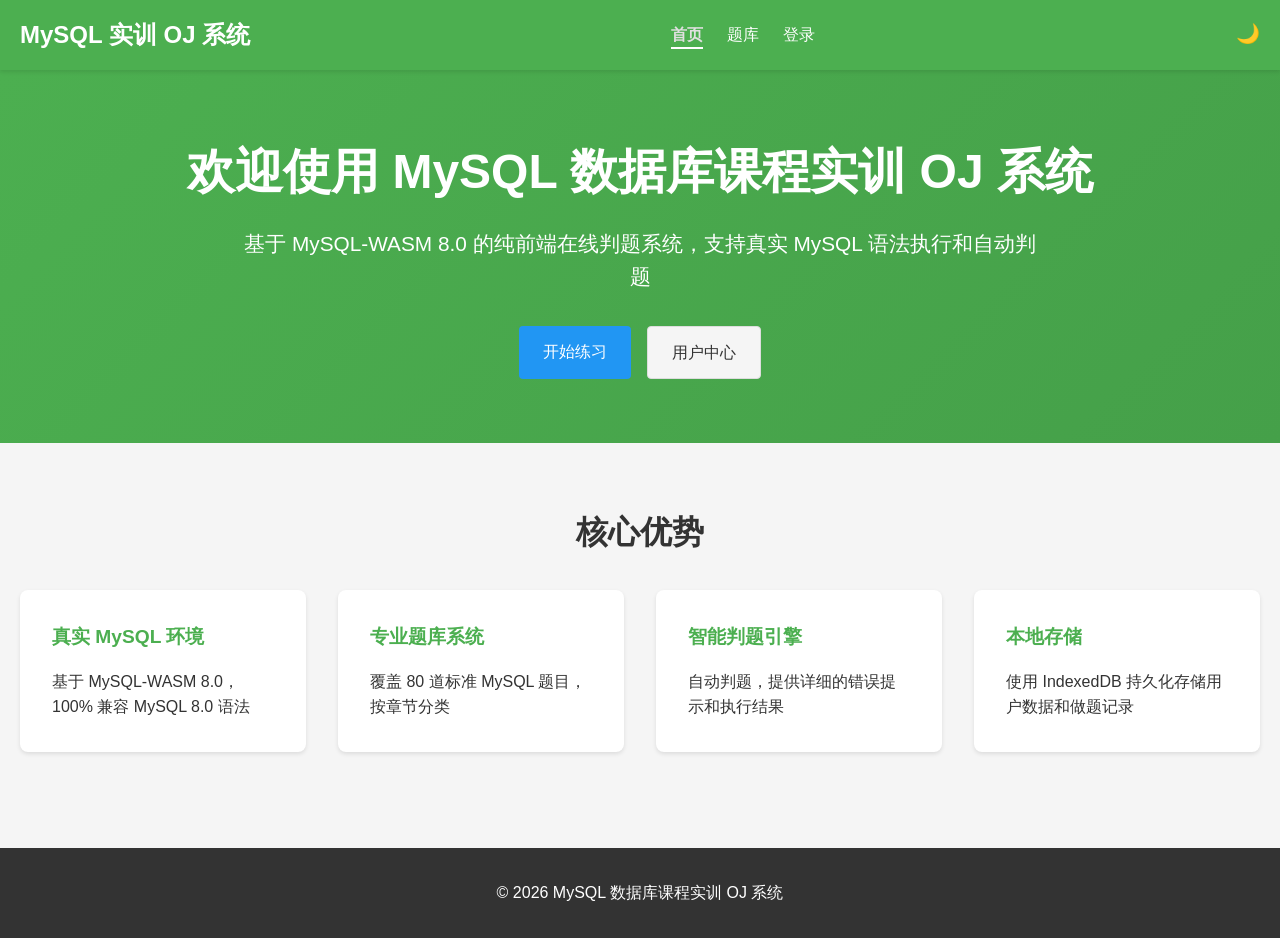
<file: index.html>
<!DOCTYPE html>
<html lang="zh-CN">
<head>
    <meta charset="UTF-8">
    <meta name="viewport" content="width=device-width, initial-scale=1.0">
    <title>MySQL 数据库课程实训 OJ 系统</title>
    <link rel="stylesheet" href="css/style.css">
</head>
<body>
    <header>
        <nav>
            <div class="container">
                <h1>MySQL 实训 OJ 系统</h1>
                <button class="menu-toggle" id="menu-toggle" aria-label="菜单">
                    <span></span>
                    <span></span>
                    <span></span>
                </button>
                <ul id="nav-menu">
                </ul>
                <div class="theme-toggle">
                    <button id="theme-btn">🌙</button>
                </div>
            </div>
        </nav>
    </header>
    
    <main>
        <section class="hero">
            <div class="container">
                <h2>欢迎使用 MySQL 数据库课程实训 OJ 系统</h2>
                <p>基于 MySQL-WASM 8.0 的纯前端在线判题系统，支持真实 MySQL 语法执行和自动判题</p>
                <div class="buttons">
                    <a href="pages/problems.html" class="btn primary">开始练习</a>
                    <a href="pages/user.html" class="btn secondary">用户中心</a>
                </div>
            </div>
        </section>
        
        <section class="features">
            <div class="container">
                <h3>核心优势</h3>
                <div class="feature-grid">
                    <div class="feature-item">
                        <h4>真实 MySQL 环境</h4>
                        <p>基于 MySQL-WASM 8.0，100% 兼容 MySQL 8.0 语法</p>
                    </div>
                    <div class="feature-item">
                        <h4>专业题库系统</h4>
                        <p>覆盖 80 道标准 MySQL 题目，按章节分类</p>
                    </div>
                    <div class="feature-item">
                        <h4>智能判题引擎</h4>
                        <p>自动判题，提供详细的错误提示和执行结果</p>
                    </div>
                    <div class="feature-item">
                        <h4>本地存储</h4>
                        <p>使用 IndexedDB 持久化存储用户数据和做题记录</p>
                    </div>
                </div>
            </div>
        </section>
    </main>
    
    <footer>
        <div class="container">
            <p>&copy; 2026 MySQL 数据库课程实训 OJ 系统</p>
        </div>
    </footer>
    
    <script type="module" src="js/core.js"></script>
</body>
</html>
</file>
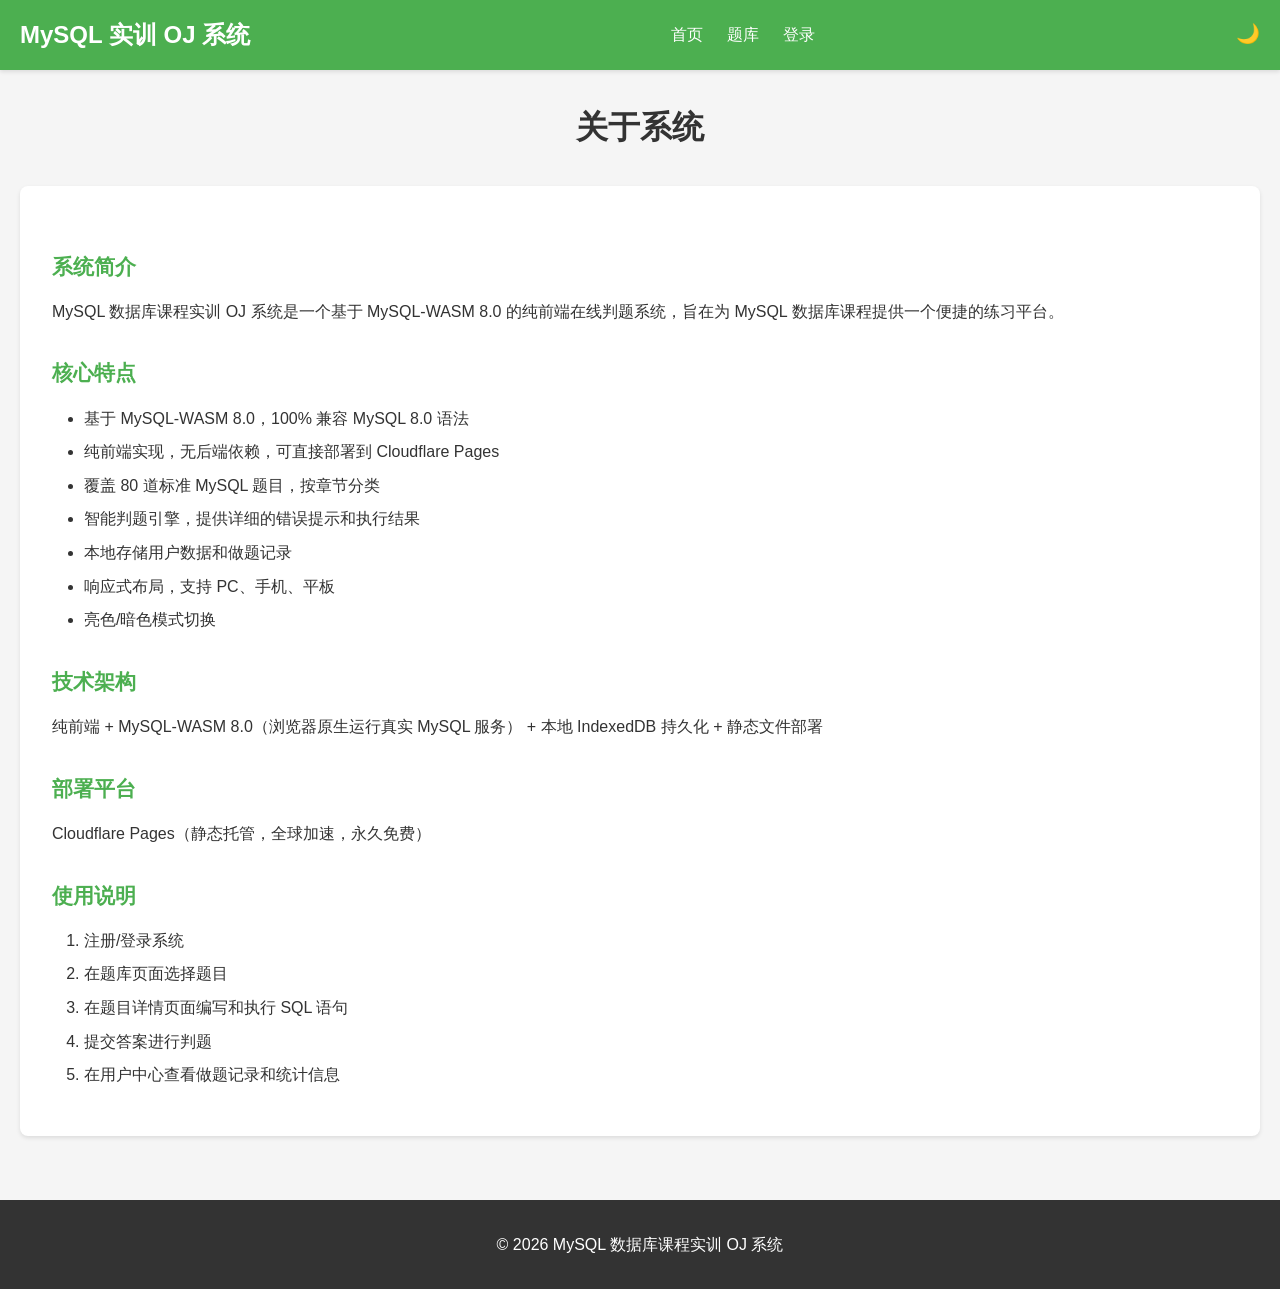
<file: pages/about.html>
<!DOCTYPE html>
<html lang="zh-CN">
<head>
    <meta charset="UTF-8">
    <meta name="viewport" content="width=device-width, initial-scale=1.0">
    <title>关于 - MySQL 数据库课程实训 OJ 系统</title>
    <link rel="stylesheet" href="../css/style.css">
</head>
<body>
    <header>
        <nav>
            <div class="container">
                <h1>MySQL 实训 OJ 系统</h1>
                <button class="menu-toggle" id="menu-toggle" aria-label="菜单">
                    <span></span>
                    <span></span>
                    <span></span>
                </button>
                <ul id="nav-menu">
                </ul>
                <div class="theme-toggle">
                    <button id="theme-btn">🌙</button>
                </div>
            </div>
        </nav>
    </header>
    
    <main>
        <section class="about">
            <div class="container">
                <h2>关于系统</h2>
                
                <div class="about-content">
                    <h3>系统简介</h3>
                    <p>MySQL 数据库课程实训 OJ 系统是一个基于 MySQL-WASM 8.0 的纯前端在线判题系统，旨在为 MySQL 数据库课程提供一个便捷的练习平台。</p>
                    
                    <h3>核心特点</h3>
                    <ul>
                        <li>基于 MySQL-WASM 8.0，100% 兼容 MySQL 8.0 语法</li>
                        <li>纯前端实现，无后端依赖，可直接部署到 Cloudflare Pages</li>
                        <li>覆盖 80 道标准 MySQL 题目，按章节分类</li>
                        <li>智能判题引擎，提供详细的错误提示和执行结果</li>
                        <li>本地存储用户数据和做题记录</li>
                        <li>响应式布局，支持 PC、手机、平板</li>
                        <li>亮色/暗色模式切换</li>
                    </ul>
                    
                    <h3>技术架构</h3>
                    <p>纯前端 + MySQL-WASM 8.0（浏览器原生运行真实 MySQL 服务） + 本地 IndexedDB 持久化 + 静态文件部署</p>
                    
                    <h3>部署平台</h3>
                    <p>Cloudflare Pages（静态托管，全球加速，永久免费）</p>
                    
                    <h3>使用说明</h3>
                    <ol>
                        <li>注册/登录系统</li>
                        <li>在题库页面选择题目</li>
                        <li>在题目详情页面编写和执行 SQL 语句</li>
                        <li>提交答案进行判题</li>
                        <li>在用户中心查看做题记录和统计信息</li>
                    </ol>
                </div>
            </div>
        </section>
    </main>
    
    <footer>
        <div class="container">
            <p>&copy; 2026 MySQL 数据库课程实训 OJ 系统</p>
        </div>
    </footer>
    
    <script type="module" src="../js/core.js"></script>
</body>
</html>
</file>
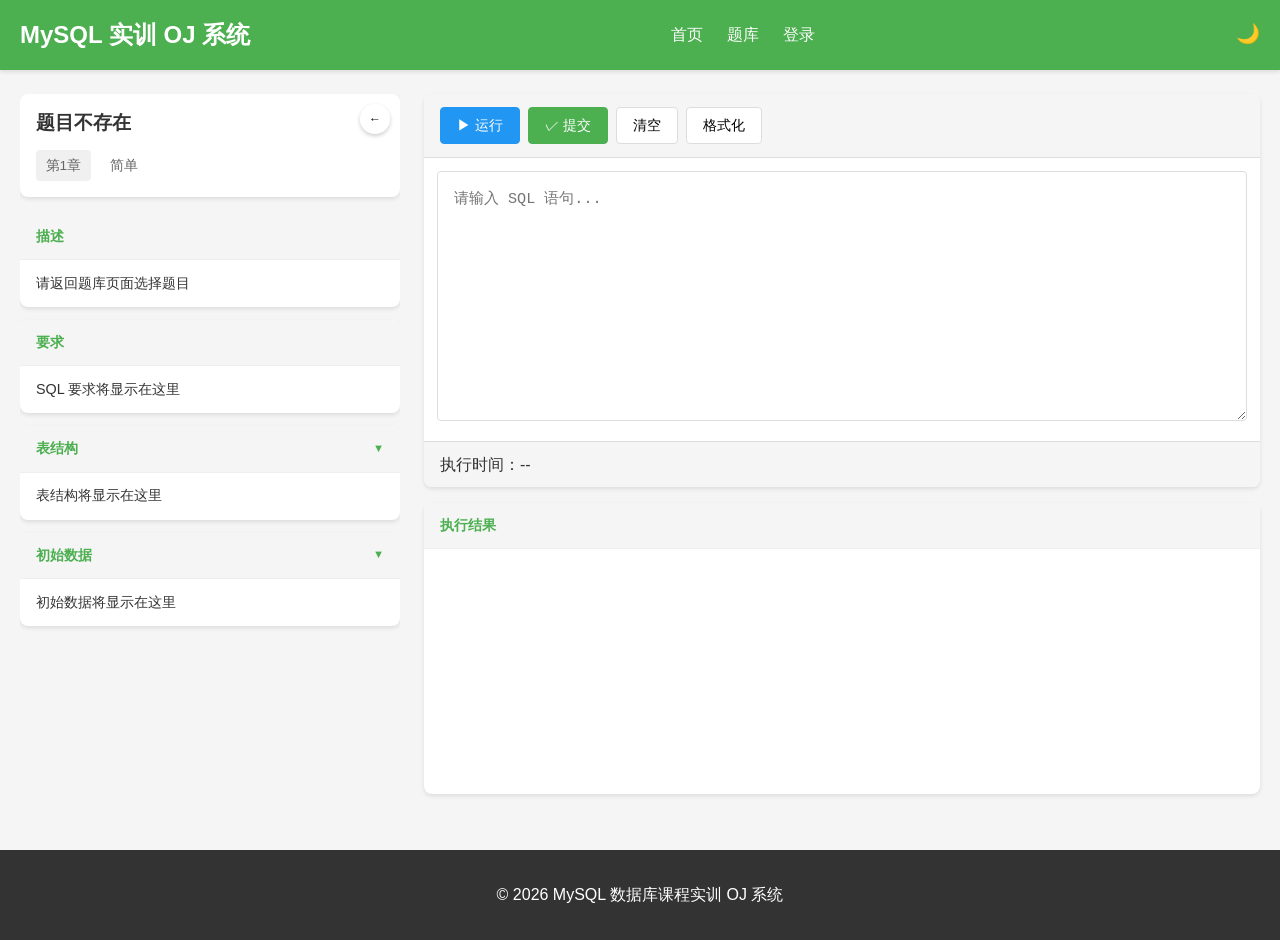
<file: pages/detail.html>
<!DOCTYPE html>
<html lang="zh-CN">
<head>
    <meta charset="UTF-8">
    <meta name="viewport" content="width=device-width, initial-scale=1.0">
    <title>题目详情 - MySQL 数据库课程实训 OJ 系统</title>
    <link rel="stylesheet" href="../css/style.css">
</head>
<body>
    <header>
        <nav>
            <div class="container">
                <h1>MySQL 实训 OJ 系统</h1>
                <button class="menu-toggle" id="menu-toggle" aria-label="菜单">
                    <span></span>
                    <span></span>
                    <span></span>
                </button>
                <ul id="nav-menu">
                </ul>
                <div class="theme-toggle">
                    <button id="theme-btn">🌙</button>
                </div>
            </div>
        </nav>
    </header>
    
    <main>
        <section class="problem-detail">
            <div class="container">
                <div class="detail-layout">
                    <div class="problem-sidebar" id="problem-sidebar">
                        <div class="sidebar-header">
                            <button class="collapse-btn" id="collapse-btn">
                                <span class="collapse-icon">←</span>
                            </button>
                        </div>
                        <div class="problem-header">
                            <h2 id="problem-title">题目名称</h2>
                            <div class="problem-meta">
                                <span class="chapter"><span id="problem-chapter">第1章</span></span>
                                <span class="difficulty" id="difficulty-badge">简单</span>
                            </div>
                        </div>
                        
                        <div class="problem-info-sections">
                            <div class="info-section">
                                <div class="section-title">描述</div>
                                <div id="problem-description">题目描述将显示在这里</div>
                            </div>
                            
                            <div class="info-section">
                                <div class="section-title">要求</div>
                                <div id="problem-requirement">SQL 要求将显示在这里</div>
                            </div>
                            
                            <div class="info-section collapsible" id="tables-section">
                                <div class="section-title toggleable">
                                    表结构
                                    <span class="toggle-icon">▼</span>
                                </div>
                                <div class="section-content" id="problem-tables">表结构将显示在这里</div>
                            </div>
                            
                            <div class="info-section collapsible" id="data-section">
                                <div class="section-title toggleable">
                                    初始数据
                                    <span class="toggle-icon">▼</span>
                                </div>
                                <div class="section-content" id="problem-data">初始数据将显示在这里</div>
                            </div>
                        </div>
                    </div>
                    
                    <div class="editor-workspace">
                        <div class="sql-editor">
                            <div class="editor-header">
                                <div class="editor-buttons">
                                    <button id="run-btn" class="primary">▶ 运行</button>
                                    <button id="submit-btn" class="success">✓ 提交</button>
                                    <button id="clear-btn">清空</button>
                                    <button id="format-btn">格式化</button>
                                </div>
                            </div>
                            <div class="editor-body">
                                <textarea id="sql-input" placeholder="请输入 SQL 语句..."></textarea>
                            </div>
                            <div class="editor-footer">
                                <div id="execution-time">执行时间：--</div>
                                <div id="judge-result"></div>
                            </div>
                        </div>
                        
                        <div class="result-section">
                            <div class="section-title">执行结果</div>
                            <div id="result-container">
                                <!-- 执行结果将显示在这里 -->
                            </div>
                        </div>
                    </div>
                </div>
            </div>
        </section>
    </main>
    
    <footer>
        <div class="container">
            <p>&copy; 2026 MySQL 数据库课程实训 OJ 系统</p>
        </div>
    </footer>
    
    <script type="module" src="../js/core.js"></script>
    <script type="module">
        import problemLoader from '../js/problem-loader.js';
        import SQLEditor from '../js/editor.js';
        import judgeEngine from '../js/judge-engine.js';
        import mysqlEngine from '../js/mysql-wasm-engine.js';

        // 题目详情页面逻辑
        document.addEventListener('DOMContentLoaded', async () => {
            const problemTitle = document.getElementById('problem-title');
            const problemChapter = document.getElementById('problem-chapter');
            const problemDescription = document.getElementById('problem-description');
            const problemTables = document.getElementById('problem-tables');
            const problemData = document.getElementById('problem-data');
            const problemRequirement = document.getElementById('problem-requirement');
            const sqlInput = document.getElementById('sql-input');
            const runBtn = document.getElementById('run-btn');
            const submitBtn = document.getElementById('submit-btn');
            const clearBtn = document.getElementById('clear-btn');
            const formatBtn = document.getElementById('format-btn');
            const executionTime = document.getElementById('execution-time');
            const judgeResult = document.getElementById('judge-result');
            const resultContainer = document.getElementById('result-container');

            // 初始化 SQL 编辑器
            const editor = new SQLEditor(sqlInput);
            
            // 设置 MySQL 引擎到判题引擎
            judgeEngine.setMySQLEngine(mysqlEngine);
            
            let currentProblem = null;

            // 获取 URL 中的题目 ID
            const urlParams = new URLSearchParams(window.location.search);
            const problemId = parseInt(urlParams.get('id'));

            if (!problemId) {
                problemTitle.textContent = '题目不存在';
                problemDescription.textContent = '请返回题库页面选择题目';
                return;
            }

            // 加载题目详情
            async function loadProblemDetail() {
                try {
                    const problem = await problemLoader.getProblemById(problemId);
                    if (!problem) {
                        problemTitle.textContent = '题目不存在';
                        problemDescription.textContent = '请返回题库页面选择题目';
                        return;
                    }

                    // 保存当前题目
                    currentProblem = problem;

                    // 填充题目信息
                    problemTitle.textContent = problem.title;
                    problemChapter.textContent = problem.chapterName || problem.chapter || '第1章';
                    const difficultyText = problem.difficulty === 'easy' ? '简单' : problem.difficulty === 'medium' ? '中等' : '困难';
                    const difficultyBadge = document.getElementById('difficulty-badge');
                    difficultyBadge.textContent = difficultyText;
                    difficultyBadge.className = 'difficulty ' + problem.difficulty;
                    problemDescription.textContent = problem.description;
                    problemRequirement.textContent = problem.requirement;

                    // 显示表结构
                    if (problem.tables && problem.tables.length > 0) {
                        problemTables.innerHTML = problem.tables.map(table => `
                            <div class="table-definition">
                                <h4>${table.name}</h4>
                                <pre>${table.definition}</pre>
                            </div>
                        `).join('');
                    } else {
                        problemTables.textContent = '无表结构';
                    }

                    // 显示初始数据
                    if (problem.initialData && problem.initialData.length > 0) {
                        problemData.innerHTML = problem.initialData.map(data => `
                            <div class="data-insert">
                                <pre>${data}</pre>
                            </div>
                        `).join('');
                    } else {
                        problemData.textContent = '无初始数据';
                    }
                } catch (error) {
                    console.error('加载题目详情失败:', error);
                    problemTitle.textContent = '加载失败';
                    problemDescription.textContent = '加载题目详情失败，请刷新页面重试';
                }
            }

            // 运行 SQL
            async function runSQL() {
                const sql = editor.getValue().trim();
                if (!sql) {
                    alert('请输入 SQL 语句');
                    return;
                }

                try {
                    const startTime = performance.now();
                    const result = await mysqlEngine.execute(sql);
                    const endTime = performance.now();
                    const time = (endTime - startTime).toFixed(2);

                    executionTime.textContent = `执行时间：${time}ms`;

                    if (result.success) {
                        // 显示执行结果
                        if (result.data && result.data.length > 0) {
                            const columns = result.columns;
                            const data = result.data;

                            let html = '<table class="result-table">';
                            html += '<thead><tr>';
                            columns.forEach(column => {
                                html += `<th>${column}</th>`;
                            });
                            html += '</tr></thead>';
                            html += '<tbody>';
                            data.forEach(row => {
                                html += '<tr>';
                                columns.forEach(column => {
                                    html += `<td>${row[column]}</td>`;
                                });
                                html += '</tr>';
                            });
                            html += '</tbody>';
                            html += '</table>';

                            resultContainer.innerHTML = html;
                        } else {
                            resultContainer.textContent = '执行成功，无返回数据';
                        }
                        judgeResult.textContent = '';
                    } else {
                        resultContainer.textContent = `错误：${result.error}`;
                        judgeResult.textContent = '执行失败';
                        judgeResult.className = 're';
                    }
                } catch (error) {
                    console.error('执行 SQL 失败:', error);
                    resultContainer.textContent = `错误：${error.message}`;
                    executionTime.textContent = '执行时间：--';
                    judgeResult.textContent = '执行失败';
                    judgeResult.className = 're';
                }
            }

            // 提交判题
            async function submitSQL() {
                const sql = editor.getValue().trim();
                if (!sql) {
                    alert('请输入 SQL 语句');
                    return;
                }

                if (!currentProblem) {
                    alert('题目加载失败，请刷新页面重试');
                    return;
                }

                judgeResult.textContent = '评判中...';
                judgeResult.className = '';

                try {
                    const result = await judgeEngine.judge(currentProblem, sql);
                    judgeResult.textContent = result.message;
                    judgeResult.className = result.result.toLowerCase();
                } catch (error) {
                    console.error('判题失败:', error);
                    judgeResult.textContent = '判题过程出错';
                    judgeResult.className = 're';
                }
            }

            // 清空 SQL 输入
            function clearSQL() {
                editor.clear();
                resultContainer.textContent = '';
                executionTime.textContent = '执行时间：--';
                judgeResult.textContent = '';
                judgeResult.className = '';
            }

            // 格式化 SQL
            function formatSQL() {
                editor.formatSQL();
            }

            // 事件监听
            runBtn.addEventListener('click', runSQL);
            submitBtn.addEventListener('click', submitSQL);
            clearBtn.addEventListener('click', clearSQL);
            formatBtn.addEventListener('click', formatSQL);

            // 可折叠区域切换
            document.querySelectorAll('.collapsible .toggleable').forEach(title => {
                title.addEventListener('click', () => {
                    const section = title.closest('.collapsible');
                    const content = section.querySelector('.section-content');
                    const icon = title.querySelector('.toggle-icon');
                    
                    section.classList.toggle('collapsed');
                    icon.textContent = section.classList.contains('collapsed') ? '▶' : '▼';
                });
            });

            // 侧边栏折叠功能
            const collapseBtn = document.getElementById('collapse-btn');
            const problemSidebar = document.getElementById('problem-sidebar');
            const detailLayout = document.querySelector('.detail-layout');
            
            collapseBtn.addEventListener('click', () => {
                problemSidebar.classList.toggle('collapsed');
                detailLayout.classList.toggle('sidebar-collapsed');
                
                const icon = collapseBtn.querySelector('.collapse-icon');
                icon.textContent = problemSidebar.classList.contains('collapsed') ? '→' : '←';
            });

            // 左右滑动调整宽度功能
            const resizeHandle = document.createElement('div');
            resizeHandle.className = 'resize-handle';
            problemSidebar.appendChild(resizeHandle);
            
            let isResizing = false;
            let startX = 0;
            let startWidth = 0;
            
            resizeHandle.addEventListener('mousedown', (e) => {
                if (problemSidebar.classList.contains('collapsed')) return;
                
                isResizing = true;
                startX = e.clientX;
                startWidth = problemSidebar.offsetWidth;
                
                document.body.style.cursor = 'col-resize';
                document.body.style.userSelect = 'none';
            });
            
            document.addEventListener('mousemove', (e) => {
                if (!isResizing) return;
                
                const deltaX = e.clientX - startX;
                const newWidth = Math.max(200, Math.min(500, startWidth + deltaX));
                
                detailLayout.style.gridTemplateColumns = `${newWidth}px 1fr`;
            });
            
            document.addEventListener('mouseup', () => {
                if (isResizing) {
                    isResizing = false;
                    document.body.style.cursor = '';
                    document.body.style.userSelect = '';
                }
            });

            // 初始化加载
            await loadProblemDetail();
        });
    </script>
</body>
</html>
</file>
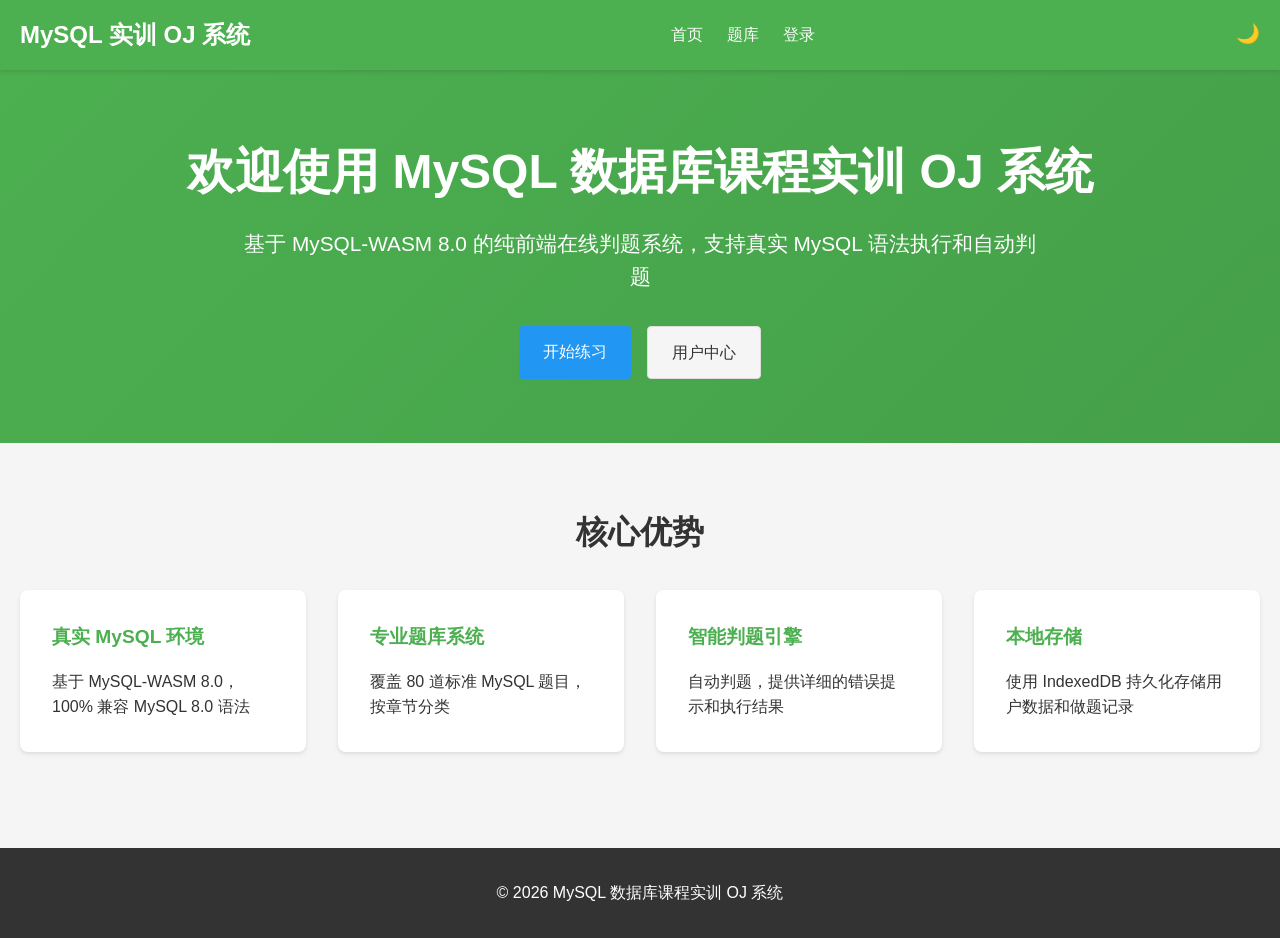
<file: pages/home.html>
<!DOCTYPE html>
<html lang="zh-CN">
<head>
    <meta charset="UTF-8">
    <meta name="viewport" content="width=device-width, initial-scale=1.0">
    <title>首页 - MySQL 数据库课程实训 OJ 系统</title>
    <link rel="stylesheet" href="../css/style.css">
</head>
<body>
    <header>
        <nav>
            <div class="container">
                <h1>MySQL 实训 OJ 系统</h1>
                <button class="menu-toggle" id="menu-toggle" aria-label="菜单">
                    <span></span>
                    <span></span>
                    <span></span>
                </button>
                <ul id="nav-menu">
                </ul>
                <div class="theme-toggle">
                    <button id="theme-btn">🌙</button>
                </div>
            </div>
        </nav>
    </header>
    
    <main>
        <section class="hero">
            <div class="container">
                <h2>欢迎使用 MySQL 数据库课程实训 OJ 系统</h2>
                <p>基于 MySQL-WASM 8.0 的纯前端在线判题系统，支持真实 MySQL 语法执行和自动判题</p>
                <div class="buttons">
                    <a href="problems.html" class="btn primary">开始练习</a>
                    <a href="user.html" class="btn secondary">用户中心</a>
                </div>
            </div>
        </section>
        
        <section class="features">
            <div class="container">
                <h3>核心优势</h3>
                <div class="feature-grid">
                    <div class="feature-item">
                        <h4>真实 MySQL 环境</h4>
                        <p>基于 MySQL-WASM 8.0，100% 兼容 MySQL 8.0 语法</p>
                    </div>
                    <div class="feature-item">
                        <h4>专业题库系统</h4>
                        <p>覆盖 80 道标准 MySQL 题目，按章节分类</p>
                    </div>
                    <div class="feature-item">
                        <h4>智能判题引擎</h4>
                        <p>自动判题，提供详细的错误提示和执行结果</p>
                    </div>
                    <div class="feature-item">
                        <h4>本地存储</h4>
                        <p>使用 IndexedDB 持久化存储用户数据和做题记录</p>
                    </div>
                </div>
            </div>
        </section>
    </main>
    
    <footer>
        <div class="container">
            <p>&copy; 2026 MySQL 数据库课程实训 OJ 系统</p>
        </div>
    </footer>
    
    <script type="module" src="../js/core.js"></script>
</body>
</html>
</file>
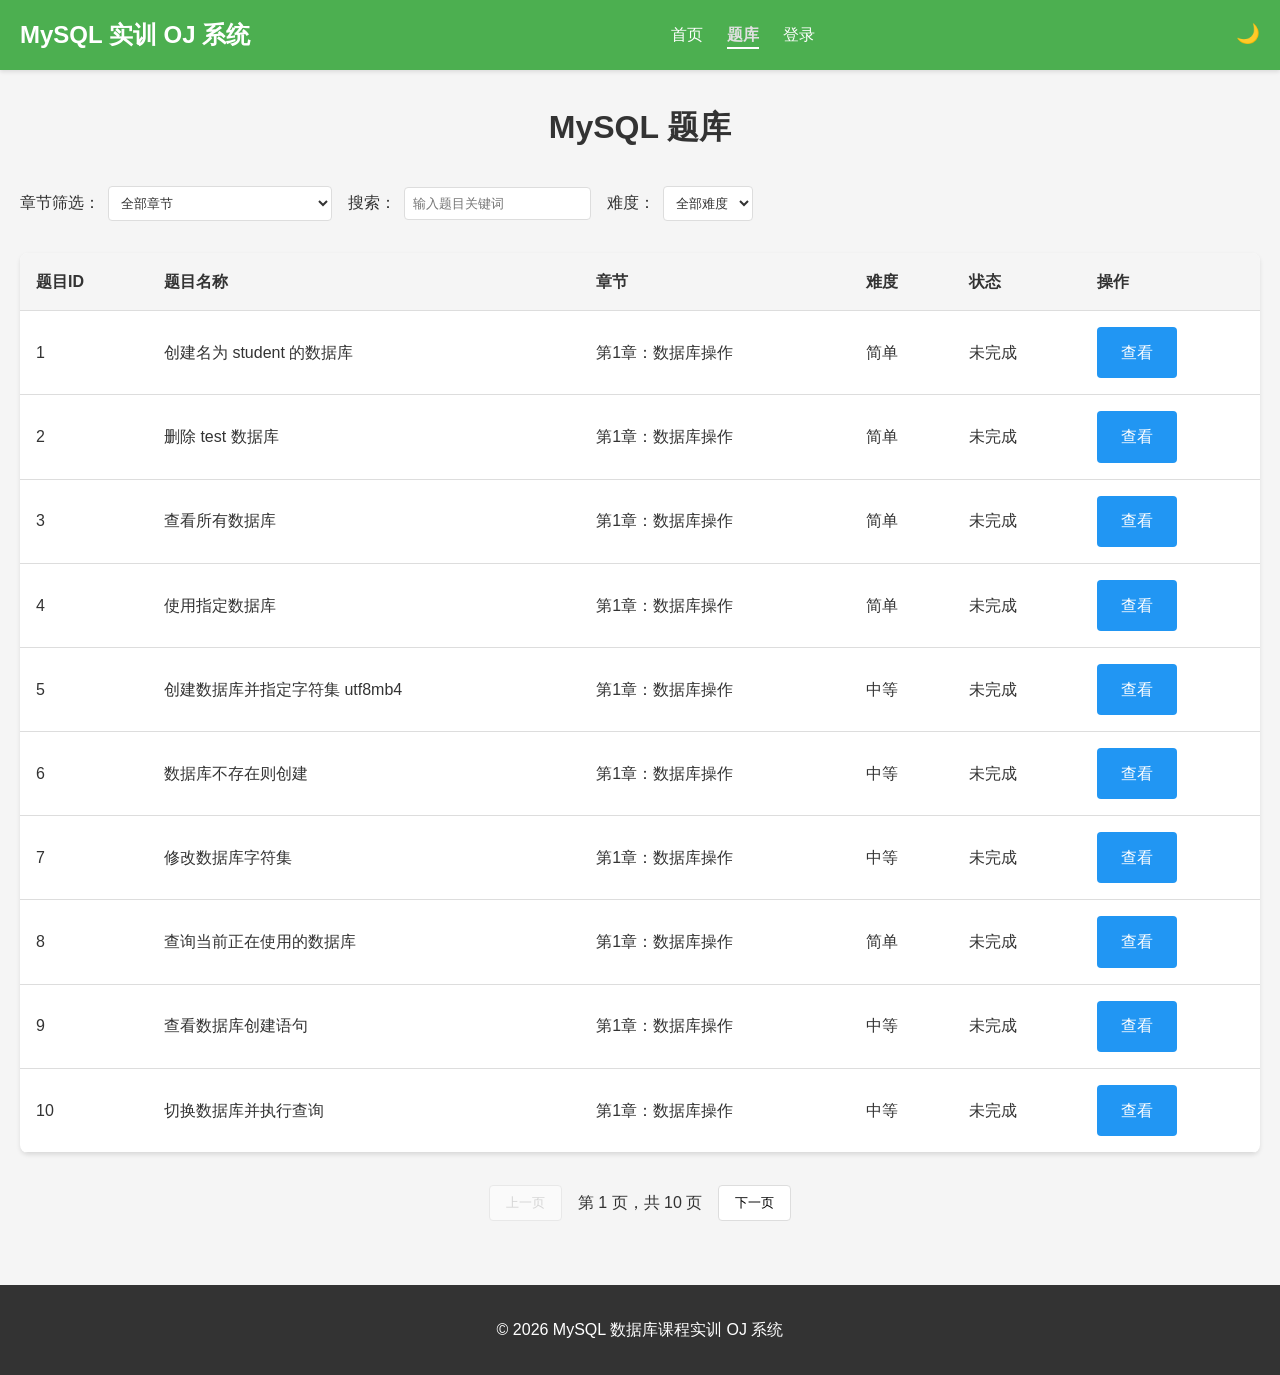
<file: pages/problems.html>
<!DOCTYPE html>
<html lang="zh-CN">
<head>
    <meta charset="UTF-8">
    <meta name="viewport" content="width=device-width, initial-scale=1.0">
    <title>题库 - MySQL 数据库课程实训 OJ 系统</title>
    <link rel="stylesheet" href="../css/style.css">
</head>
<body>
    <header>
        <nav>
            <div class="container">
                <h1>MySQL 实训 OJ 系统</h1>
                <button class="menu-toggle" id="menu-toggle" aria-label="菜单">
                    <span></span>
                    <span></span>
                    <span></span>
                </button>
                <ul id="nav-menu">
                </ul>
                <div class="theme-toggle">
                    <button id="theme-btn">🌙</button>
                </div>
            </div>
        </nav>
    </header>
    
    <main>
        <section class="problems">
            <div class="container">
                <h2>MySQL 题库</h2>
                
                <div class="filters">
                    <div class="filter-group">
                        <label for="chapter">章节筛选：</label>
                        <select id="chapter">
                            <option value="all">全部章节</option>
                            <option value="chapter1">第1章：数据库操作</option>
                            <option value="chapter2">第2章：表结构管理</option>
                            <option value="chapter3">第3章：基础 SELECT</option>
                            <option value="chapter4">第4章：WHERE 条件查询</option>
                            <option value="chapter5">第5章：ORDER BY 与 LIMIT</option>
                            <option value="chapter6">第6章：聚合函数与 GROUP BY</option>
                            <option value="chapter7">第7章：多表连接</option>
                            <option value="chapter8">第8章：子查询</option>
                            <option value="chapter9">第9章：增删改</option>
                            <option value="chapter10">第10章：视图</option>
                        </select>
                    </div>
                    
                    <div class="filter-group">
                        <label for="search">搜索：</label>
                        <input type="text" id="search" placeholder="输入题目关键词">
                    </div>
                    
                    <div class="filter-group">
                        <label for="difficulty">难度：</label>
                        <select id="difficulty">
                            <option value="all">全部难度</option>
                            <option value="easy">简单</option>
                            <option value="medium">中等</option>
                            <option value="hard">困难</option>
                        </select>
                    </div>
                </div>
                
                <div class="problem-list">
                    <table>
                        <thead>
                            <tr>
                                <th>题目ID</th>
                                <th>题目名称</th>
                                <th>章节</th>
                                <th>难度</th>
                                <th>状态</th>
                                <th>操作</th>
                            </tr>
                        </thead>
                        <tbody id="problem-table-body">
                            <!-- 题目列表将通过 JavaScript 动态生成 -->
                        </tbody>
                    </table>
                </div>
                
                <div class="pagination">
                    <button id="prev-page" disabled>上一页</button>
                    <span id="page-info">第 1 页，共 8 页</span>
                    <button id="next-page">下一页</button>
                </div>
            </div>
        </section>
    </main>
    
    <footer>
        <div class="container">
            <p>&copy; 2026 MySQL 数据库课程实训 OJ 系统</p>
        </div>
    </footer>
    
    <script type="module" src="../js/core.js"></script>
    <script type="module">
        import problemLoader from '../js/problem-loader.js';

        // 题库页面逻辑
        document.addEventListener('DOMContentLoaded', async () => {
            const problemTableBody = document.getElementById('problem-table-body');
            const pageInfo = document.getElementById('page-info');
            const prevPageBtn = document.getElementById('prev-page');
            const nextPageBtn = document.getElementById('next-page');
            const chapterSelect = document.getElementById('chapter');
            const searchInput = document.getElementById('search');
            const difficultySelect = document.getElementById('difficulty');

            let currentPage = 1;
            const pageSize = 10;
            let filteredProblems = [];

            // 加载题目数据
            async function loadProblems() {
                try {
                    // 加载所有题目
                    const allProblems = await problemLoader.getAllProblems();
                    
                    // 应用筛选条件
                    filteredProblems = allProblems.filter(problem => {
                        const chapterMatch = chapterSelect.value === 'all' || problem.chapter === chapterSelect.value;
                        const searchMatch = searchInput.value === '' || 
                            problem.title.includes(searchInput.value) || 
                            problem.description.includes(searchInput.value);
                        const difficultyMatch = difficultySelect.value === 'all' || problem.difficulty === difficultySelect.value;
                        return chapterMatch && searchMatch && difficultyMatch;
                    });

                    // 更新分页信息
                    const totalPages = Math.ceil(filteredProblems.length / pageSize);
                    pageInfo.textContent = `第 ${currentPage} 页，共 ${totalPages} 页`;

                    // 更新分页按钮状态
                    prevPageBtn.disabled = currentPage === 1;
                    nextPageBtn.disabled = currentPage === totalPages;

                    // 渲染题目列表
                    renderProblems();
                } catch (error) {
                    console.error('加载题目失败:', error);
                    problemTableBody.innerHTML = '<tr><td colspan="6">加载题目失败，请刷新页面重试</td></tr>';
                }
            }

            // 渲染题目列表
            function renderProblems() {
                const start = (currentPage - 1) * pageSize;
                const end = start + pageSize;
                const pageProblems = filteredProblems.slice(start, end);

                if (pageProblems.length === 0) {
                    problemTableBody.innerHTML = '<tr><td colspan="6">没有找到符合条件的题目</td></tr>';
                    return;
                }

                problemTableBody.innerHTML = pageProblems.map(problem => `
                    <tr>
                        <td>${problem.id}</td>
                        <td>${problem.title}</td>
                        <td>${problem.chapterName || '第1章'}</td>
                        <td>${problem.difficulty === 'easy' ? '简单' : problem.difficulty === 'medium' ? '中等' : '困难'}</td>
                        <td>未完成</td>
                        <td><a href="detail.html?id=${problem.id}" class="btn primary">查看</a></td>
                    </tr>
                `).join('');
            }

            // 分页按钮事件
            prevPageBtn.addEventListener('click', () => {
                if (currentPage > 1) {
                    currentPage--;
                    loadProblems();
                }
            });

            nextPageBtn.addEventListener('click', () => {
                const totalPages = Math.ceil(filteredProblems.length / pageSize);
                if (currentPage < totalPages) {
                    currentPage++;
                    loadProblems();
                }
            });

            // 筛选条件变化事件
            chapterSelect.addEventListener('change', () => {
                currentPage = 1;
                loadProblems();
            });

            searchInput.addEventListener('input', () => {
                currentPage = 1;
                loadProblems();
            });

            difficultySelect.addEventListener('change', () => {
                currentPage = 1;
                loadProblems();
            });

            // 初始化加载
            await loadProblems();
        });
    </script>
</body>
</html>
</file>
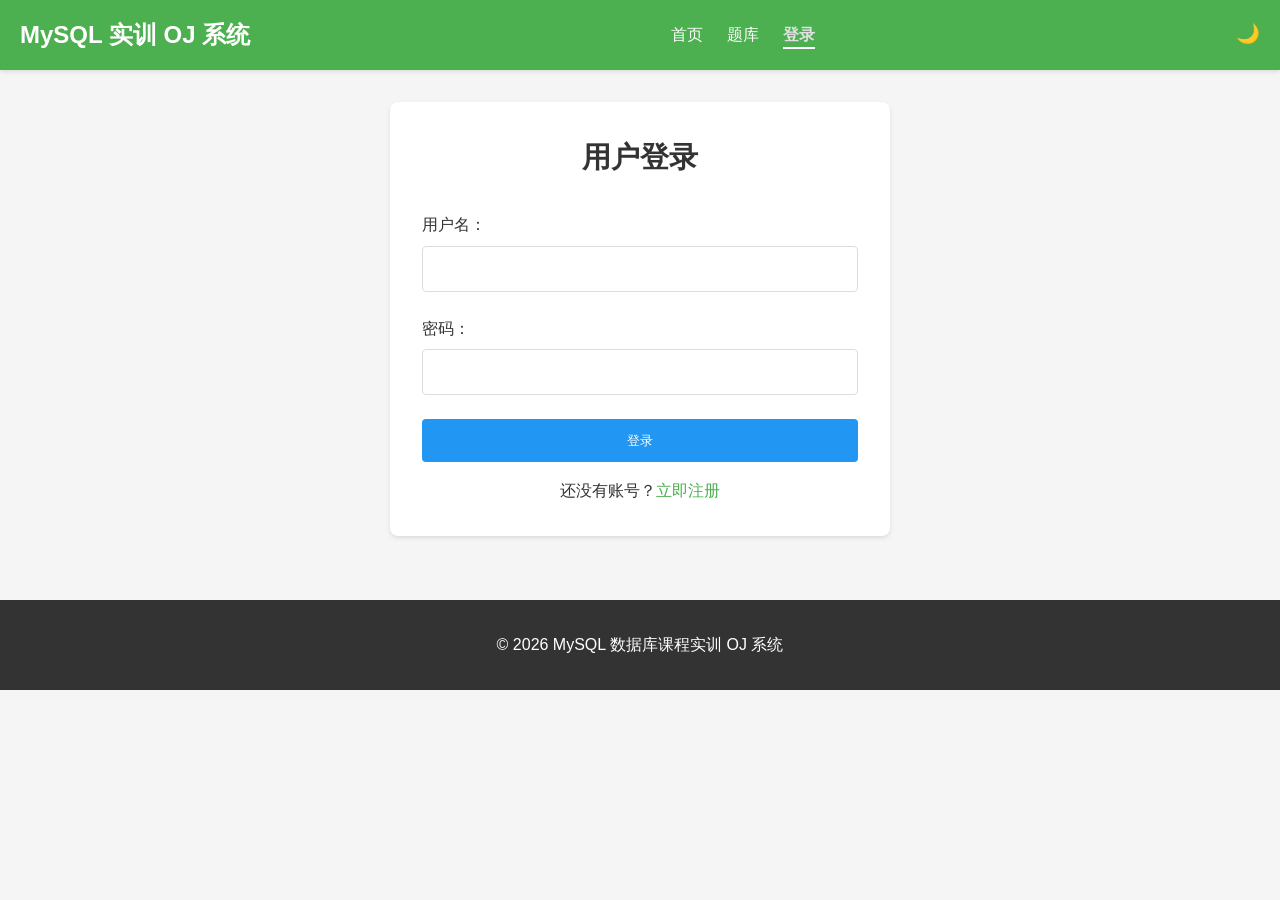
<file: pages/user.html>
<!DOCTYPE html>
<html lang="zh-CN">
<head>
    <meta charset="UTF-8">
    <meta name="viewport" content="width=device-width, initial-scale=1.0">
    <title>用户中心 - MySQL 数据库课程实训 OJ 系统</title>
    <link rel="stylesheet" href="../css/style.css">
    <style>
        .export-section {
            margin-top: 20px;
            padding: 20px;
            background: var(--card-bg, #f8f9fa);
            border-radius: 8px;
        }
        .export-section h3 {
            margin-bottom: 15px;
            color: var(--text-color, #333);
        }
        .export-buttons {
            display: flex;
            gap: 10px;
            flex-wrap: wrap;
        }
        .export-buttons .btn {
            display: flex;
            align-items: center;
            gap: 5px;
        }
        .storage-stats {
            margin-top: 15px;
            padding: 15px;
            background: var(--bg-color, #fff);
            border-radius: 6px;
            font-size: 14px;
        }
        .storage-stats h4 {
            margin-bottom: 10px;
        }
        .stats-grid {
            display: grid;
            grid-template-columns: repeat(auto-fit, minmax(120px, 1fr));
            gap: 10px;
        }
        .stat-item {
            text-align: center;
            padding: 10px;
            background: var(--card-bg, #f0f0f0);
            border-radius: 4px;
        }
        .stat-item .value {
            font-size: 18px;
            font-weight: bold;
            color: var(--primary-color, #007bff);
        }
        .stat-item .label {
            font-size: 12px;
            color: var(--text-muted, #666);
        }
        .cleanup-section {
            margin-top: 15px;
            padding-top: 15px;
            border-top: 1px solid var(--border-color, #ddd);
        }
        .cleanup-buttons {
            display: flex;
            gap: 10px;
            flex-wrap: wrap;
            margin-top: 10px;
        }
    </style>
</head>
<body>
    <header>
        <nav>
            <div class="container">
                <h1>MySQL 实训 OJ 系统</h1>
                <button class="menu-toggle" id="menu-toggle" aria-label="菜单">
                    <span></span>
                    <span></span>
                    <span></span>
                </button>
                <ul id="nav-menu">
                </ul>
                <div class="theme-toggle">
                    <button id="theme-btn">🌙</button>
                </div>
            </div>
        </nav>
    </header>
    
    <main>
        <section class="user-center">
            <div class="container">
                <div id="login-section" class="auth-section">
                    <h2>用户登录</h2>
                    <form id="login-form">
                        <div class="form-group">
                            <label for="login-username">用户名：</label>
                            <input type="text" id="login-username" required>
                        </div>
                        <div class="form-group">
                            <label for="login-password">密码：</label>
                            <input type="password" id="login-password" required>
                        </div>
                        <button type="submit" class="btn primary">登录</button>
                        <p class="auth-switch">还没有账号？<a href="#" id="show-register">立即注册</a></p>
                    </form>
                </div>
                
                <div id="register-section" class="auth-section" style="display: none;">
                    <h2>用户注册</h2>
                    <form id="register-form">
                        <div class="form-group">
                            <label for="register-username">用户名：</label>
                            <input type="text" id="register-username" required>
                        </div>
                        <div class="form-group">
                            <label for="register-password">密码：</label>
                            <input type="password" id="register-password" required>
                        </div>
                        <div class="form-group">
                            <label for="register-confirm-password">确认密码：</label>
                            <input type="password" id="register-confirm-password" required>
                        </div>
                        <div class="form-group">
                            <label for="register-role">角色：</label>
                            <select id="register-role" required>
                                <option value="student">学生</option>
                                <option value="teacher">教师</option>
                            </select>
                        </div>
                        <button type="submit" class="btn primary">注册</button>
                        <p class="auth-switch">已有账号？<a href="#" id="show-login">立即登录</a></p>
                    </form>
                </div>
                
                <div id="user-info" class="user-info" style="display: none;">
                    <div class="user-header">
                        <h2>用户信息</h2>
                        <button id="logout-btn" class="btn secondary">退出登录</button>
                    </div>
                    <div class="user-profile">
                        <p><strong>用户名：</strong><span id="user-name"></span></p>
                        <p><strong>角色：</strong><span id="user-role"></span></p>
                    </div>
                    <div class="user-stats">
                        <div class="stat-item">
                            <h3>已做题数</h3>
                            <p id="solved-count">0</p>
                        </div>
                        <div class="stat-item">
                            <h3>正确率</h3>
                            <p id="accuracy">0%</p>
                        </div>
                        <div class="stat-item">
                            <h3>提交次数</h3>
                            <p id="submit-count">0</p>
                        </div>
                    </div>
                    
                    <div class="export-section">
                        <h3>数据导出</h3>
                        <div class="export-buttons">
                            <button id="export-user-data" class="btn primary">导出用户数据</button>
                            <button id="export-history" class="btn secondary">导出考试历史</button>
                            <button id="export-all" class="btn secondary">导出全部数据</button>
                        </div>
                        
                        <div class="storage-stats" id="storage-stats">
                            <h4>存储统计</h4>
                            <div class="stats-grid">
                                <div class="stat-item">
                                    <div class="value" id="stats-users">0</div>
                                    <div class="label">用户数</div>
                                </div>
                                <div class="stat-item">
                                    <div class="value" id="stats-submissions">0</div>
                                    <div class="label">提交记录</div>
                                </div>
                                <div class="stat-item">
                                    <div class="value" id="stats-exams">0</div>
                                    <div class="label">考试数</div>
                                </div>
                                <div class="stat-item">
                                    <div class="value" id="stats-history">0</div>
                                    <div class="label">历史记录</div>
                                </div>
                            </div>
                        </div>
                        
                        <div class="cleanup-section">
                            <h4>数据清理</h4>
                            <p style="font-size: 14px; color: var(--text-muted, #666); margin-bottom: 10px;">
                                清理过期或不需要的数据以释放存储空间
                            </p>
                            <div class="cleanup-buttons">
                                <button id="cleanup-submissions" class="btn secondary">清理提交记录</button>
                                <button id="cleanup-history" class="btn secondary">清理考试历史</button>
                                <button id="cleanup-all" class="btn danger">清理全部数据</button>
                            </div>
                        </div>
                    </div>
                    
                    <div class="submission-history">
                        <h3>提交历史</h3>
                        <table id="submission-table">
                            <thead>
                                <tr>
                                    <th>题目</th>
                                    <th>提交时间</th>
                                    <th>结果</th>
                                    <th>执行时间</th>
                                </tr>
                            </thead>
                            <tbody>
                            </tbody>
                        </table>
                    </div>
                </div>
            </div>
        </section>
    </main>
    
    <footer>
        <div class="container">
            <p>&copy; 2026 MySQL 数据库课程实训 OJ 系统</p>
        </div>
    </footer>
    
    <script type="module" src="../js/core.js"></script>
    <script type="module">
        import userSystem from '../js/user-system.js';
        import storage from '../js/storage.js';

        document.addEventListener('DOMContentLoaded', async () => {
            const loginSection = document.getElementById('login-section');
            const registerSection = document.getElementById('register-section');
            const userInfoSection = document.getElementById('user-info');
            const showRegisterBtn = document.getElementById('show-register');
            const showLoginBtn = document.getElementById('show-login');
            const loginForm = document.getElementById('login-form');
            const registerForm = document.getElementById('register-form');
            const logoutBtn = document.getElementById('logout-btn');
            const solvedCount = document.getElementById('solved-count');
            const accuracy = document.getElementById('accuracy');
            const submitCount = document.getElementById('submit-count');
            const submissionTable = document.getElementById('submission-table').querySelector('tbody');

            showRegisterBtn.addEventListener('click', (e) => {
                e.preventDefault();
                loginSection.style.display = 'none';
                registerSection.style.display = 'block';
                userInfoSection.style.display = 'none';
            });

            showLoginBtn.addEventListener('click', (e) => {
                e.preventDefault();
                loginSection.style.display = 'block';
                registerSection.style.display = 'none';
                userInfoSection.style.display = 'none';
            });

            loginForm.addEventListener('submit', async (e) => {
                e.preventDefault();
                const username = document.getElementById('login-username').value;
                const password = document.getElementById('login-password').value;

                const result = await userSystem.login(username, password);
                alert(result.message);
                if (result.success) {
                    await loadUserInfo();
                }
            });

            registerForm.addEventListener('submit', async (e) => {
                e.preventDefault();
                const username = document.getElementById('register-username').value;
                const password = document.getElementById('register-password').value;
                const confirmPassword = document.getElementById('register-confirm-password').value;
                const role = document.getElementById('register-role').value;

                if (password !== confirmPassword) {
                    alert('两次输入的密码不一致');
                    return;
                }

                const result = await userSystem.register(username, password, role);
                alert(result.message);
                if (result.success) {
                    await loadUserInfo();
                }
            });

            logoutBtn.addEventListener('click', () => {
                userSystem.logout();
                loginSection.style.display = 'block';
                registerSection.style.display = 'none';
                userInfoSection.style.display = 'none';
            });

            async function loadUserInfo() {
                const user = userSystem.getCurrentUser();
                if (user) {
                    document.getElementById('user-name').textContent = user.username;
                    document.getElementById('user-role').textContent = userSystem.getRoleDisplayName(user.role);

                    solvedCount.textContent = user.solvedCount;
                    accuracy.textContent = `${user.accuracy}%`;
                    submitCount.textContent = user.submitCount;

                    await loadSubmissionHistory(user.username);
                    await loadStorageStats();

                    loginSection.style.display = 'none';
                    registerSection.style.display = 'none';
                    userInfoSection.style.display = 'block';
                } else {
                    loginSection.style.display = 'block';
                    registerSection.style.display = 'none';
                    userInfoSection.style.display = 'none';
                }
            }

            async function loadSubmissionHistory(username) {
                const submissions = await userSystem.getUserSubmissions(username, 20);
                
                if (submissions.length === 0) {
                    submissionTable.innerHTML = '<tr><td colspan="4">暂无提交记录</td></tr>';
                    return;
                }

                submissionTable.innerHTML = submissions.map(sub => `
                    <tr>
                        <td>${sub.problemTitle}</td>
                        <td>${new Date(sub.timestamp).toLocaleString()}</td>
                        <td class="${sub.result.toLowerCase()}">${sub.result}</td>
                        <td>${sub.executionTime || '--'}ms</td>
                    </tr>
                `).join('');
            }

            async function loadStorageStats() {
                try {
                    const stats = await storage.getStorageStats();
                    if (stats) {
                        document.getElementById('stats-users').textContent = stats.users;
                        document.getElementById('stats-submissions').textContent = stats.submissions;
                        document.getElementById('stats-exams').textContent = stats.exams;
                        document.getElementById('stats-history').textContent = stats.examHistory;
                    }
                } catch (error) {
                    console.error('加载存储统计失败:', error);
                }
            }

            document.getElementById('export-user-data').addEventListener('click', async () => {
                const result = await userSystem.exportAndDownload('user');
                if (result.success) {
                    alert(`用户数据已导出: ${result.filename}`);
                } else {
                    alert(`导出失败: ${result.error}`);
                }
            });

            document.getElementById('export-history').addEventListener('click', async () => {
                const result = await userSystem.exportAndDownload('history');
                if (result.success) {
                    alert(`考试历史已导出: ${result.filename}`);
                } else {
                    alert(`导出失败: ${result.error}`);
                }
            });

            document.getElementById('export-all').addEventListener('click', async () => {
                const result = await userSystem.exportAndDownload('all');
                if (result.success) {
                    alert(`全部数据已导出: ${result.filename}`);
                } else {
                    alert(`导出失败: ${result.error}`);
                }
            });

            document.getElementById('cleanup-submissions').addEventListener('click', async () => {
                if (confirm('确定要清理所有提交记录吗？此操作不可恢复。')) {
                    const result = await userSystem.manualCleanup({ clearSubmissions: true });
                    alert(`已清理 ${result.submissions} 条提交记录`);
                    await loadStorageStats();
                }
            });

            document.getElementById('cleanup-history').addEventListener('click', async () => {
                if (confirm('确定要清理所有考试历史吗？此操作不可恢复。')) {
                    const result = await userSystem.manualCleanup({ clearHistory: true, clearSessionData: true });
                    alert(`已清理 ${result.history} 条历史记录和 ${result.sessionData} 条会话数据`);
                    await loadStorageStats();
                }
            });

            document.getElementById('cleanup-all').addEventListener('click', async () => {
                if (confirm('确定要清理所有数据吗？此操作不可恢复，将清除提交记录、考试历史和会话数据。')) {
                    const result = await userSystem.manualCleanup({ 
                        clearSubmissions: true, 
                        clearHistory: true, 
                        clearSessionData: true,
                        clearExamResults: true
                    });
                    alert(`已清理:\n- ${result.submissions} 条提交记录\n- ${result.examResults} 条考试结果\n- ${result.history} 条历史记录\n- ${result.sessionData} 条会话数据`);
                    await loadStorageStats();
                }
            });

            await loadUserInfo();
        });
    </script>
</body>
</html>
</file>
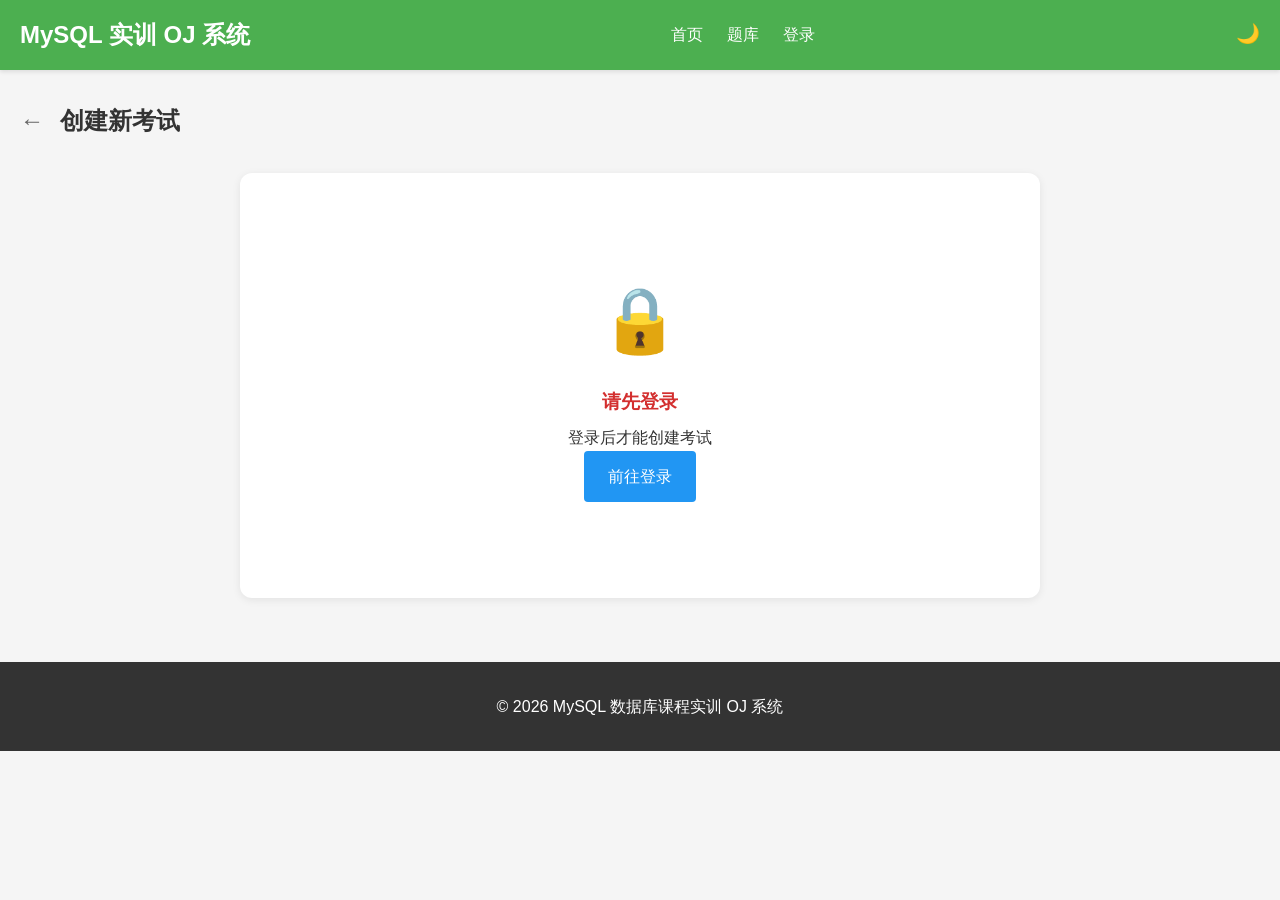
<file: pages/exam/create.html>
<!DOCTYPE html>
<html lang="zh-CN">
<head>
    <meta charset="UTF-8">
    <meta name="viewport" content="width=device-width, initial-scale=1.0">
    <title>创建考试 - MySQL 数据库课程实训 OJ 系统</title>
    <link rel="stylesheet" href="../../css/style.css">
    <style>
        .exam-create {
            padding: 2rem 0;
        }
        
        .page-header {
            display: flex;
            align-items: center;
            gap: 1rem;
            margin-bottom: 2rem;
        }
        
        .page-header a {
            color: #666;
            text-decoration: none;
            font-size: 1.5rem;
        }
        
        .page-header a:hover {
            color: #333;
        }
        
        body.dark-mode .page-header a {
            color: #aaa;
        }
        
        body.dark-mode .page-header a:hover {
            color: #e0e0e0;
        }
        
        .create-form {
            background-color: white;
            border-radius: 12px;
            box-shadow: 0 2px 8px rgba(0,0,0,0.08);
            padding: 2rem;
            max-width: 800px;
            margin: 0 auto;
        }
        
        body.dark-mode .create-form {
            background-color: #2d2d2d;
            box-shadow: 0 2px 8px rgba(0,0,0,0.3);
        }
        
        .form-section {
            margin-bottom: 2rem;
            padding-bottom: 1.5rem;
            border-bottom: 1px solid #eee;
        }
        
        body.dark-mode .form-section {
            border-bottom-color: #444;
        }
        
        .form-section:last-of-type {
            border-bottom: none;
            margin-bottom: 1rem;
        }
        
        .form-section-title {
            font-size: 1.1rem;
            font-weight: 600;
            margin-bottom: 1rem;
            color: #333;
        }
        
        body.dark-mode .form-section-title {
            color: #e0e0e0;
        }
        
        .form-row {
            display: grid;
            grid-template-columns: repeat(auto-fit, minmax(200px, 1fr));
            gap: 1.5rem;
        }
        
        .form-group {
            margin-bottom: 1.5rem;
        }
        
        .form-group:last-child {
            margin-bottom: 0;
        }
        
        .form-group label {
            display: block;
            margin-bottom: 0.5rem;
            font-weight: 500;
            color: #333;
        }
        
        body.dark-mode .form-group label {
            color: #e0e0e0;
        }
        
        .form-group label .required {
            color: #f44336;
            margin-left: 0.25rem;
        }
        
        .form-group input,
        .form-group select,
        .form-group textarea {
            width: 100%;
            padding: 0.8rem 1rem;
            border: 2px solid #ddd;
            border-radius: 8px;
            font-size: 1rem;
            background-color: white;
            transition: border-color 0.2s, box-shadow 0.2s;
        }
        
        body.dark-mode .form-group input,
        body.dark-mode .form-group select,
        body.dark-mode .form-group textarea {
            background-color: #333;
            color: #e0e0e0;
            border-color: #555;
        }
        
        .form-group input:focus,
        .form-group select:focus,
        .form-group textarea:focus {
            outline: none;
            border-color: #4CAF50;
            box-shadow: 0 0 0 3px rgba(76, 175, 80, 0.1);
        }
        
        .form-group input.error,
        .form-group select.error,
        .form-group textarea.error {
            border-color: #f44336;
            box-shadow: 0 0 0 3px rgba(244, 67, 54, 0.1);
        }
        
        .form-group input.success,
        .form-group select.success,
        .form-group textarea.success {
            border-color: #4CAF50;
        }
        
        .form-group textarea {
            resize: vertical;
            min-height: 100px;
        }
        
        .input-hint {
            font-size: 0.85rem;
            color: #888;
            margin-top: 0.5rem;
        }
        
        body.dark-mode .input-hint {
            color: #aaa;
        }
        
        .error-message {
            color: #f44336;
            font-size: 0.85rem;
            margin-top: 0.5rem;
            display: flex;
            align-items: center;
            gap: 0.25rem;
        }
        
        .error-message::before {
            content: '⚠️';
            font-size: 0.9rem;
        }
        
        .success-message {
            color: #4CAF50;
            font-size: 0.85rem;
            margin-top: 0.5rem;
        }
        
        .chapter-select {
            display: grid;
            grid-template-columns: repeat(auto-fill, minmax(200px, 1fr));
            gap: 0.75rem;
            margin-top: 0.5rem;
        }
        
        .chapter-checkbox {
            display: flex;
            align-items: center;
            gap: 0.5rem;
            padding: 0.75rem;
            border: 2px solid #eee;
            border-radius: 8px;
            cursor: pointer;
            transition: all 0.2s;
        }
        
        body.dark-mode .chapter-checkbox {
            border-color: #444;
        }
        
        .chapter-checkbox:hover {
            border-color: #4CAF50;
            background-color: #f9f9f9;
        }
        
        body.dark-mode .chapter-checkbox:hover {
            background-color: #3d3d3d;
        }
        
        .chapter-checkbox.selected {
            border-color: #4CAF50;
            background-color: #e8f5e9;
        }
        
        body.dark-mode .chapter-checkbox.selected {
            background-color: #1b5e20;
            border-color: #4CAF50;
        }
        
        .chapter-checkbox input[type="checkbox"] {
            width: 18px;
            height: 18px;
            cursor: pointer;
        }
        
        .chapter-checkbox label {
            cursor: pointer;
            font-size: 0.9rem;
            margin: 0;
        }
        
        .form-actions {
            display: flex;
            gap: 1rem;
            justify-content: flex-end;
            margin-top: 2rem;
            padding-top: 1.5rem;
            border-top: 1px solid #eee;
        }
        
        body.dark-mode .form-actions {
            border-top-color: #444;
        }
        
        .form-actions button,
        .form-actions a {
            padding: 0.8rem 2rem;
            border: none;
            border-radius: 8px;
            font-weight: 500;
            font-size: 1rem;
            cursor: pointer;
            text-decoration: none;
            text-align: center;
            transition: all 0.2s;
        }
        
        .form-actions button.primary {
            background-color: #4CAF50;
            color: white;
        }
        
        .form-actions button.primary:hover {
            background-color: #43a047;
        }
        
        .form-actions button.primary:disabled {
            background-color: #ccc;
            cursor: not-allowed;
        }
        
        body.dark-mode .form-actions button.primary:disabled {
            background-color: #555;
        }
        
        .form-actions button.secondary,
        .form-actions a.secondary {
            background-color: #f5f5f5;
            color: #333;
            border: 2px solid #ddd;
        }
        
        body.dark-mode .form-actions button.secondary,
        body.dark-mode .form-actions a.secondary {
            background-color: #333;
            color: #e0e0e0;
            border-color: #555;
        }
        
        .form-actions button.secondary:hover,
        .form-actions a.secondary:hover {
            background-color: #e0e0e0;
        }
        
        body.dark-mode .form-actions button.secondary:hover,
        body.dark-mode .form-actions a.secondary:hover {
            background-color: #444;
        }
        
        .permission-denied {
            text-align: center;
            padding: 4rem 2rem;
        }
        
        .permission-denied .icon {
            font-size: 4rem;
            margin-bottom: 1rem;
        }
        
        .permission-denied h3 {
            color: #d32f2f;
            margin-bottom: 0.5rem;
        }
        
        .toast {
            position: fixed;
            bottom: 2rem;
            right: 2rem;
            padding: 1rem 1.5rem;
            border-radius: 8px;
            color: white;
            font-weight: 500;
            z-index: 1001;
            transform: translateY(100px);
            opacity: 0;
            transition: transform 0.3s, opacity 0.3s;
        }
        
        .toast.show {
            transform: translateY(0);
            opacity: 1;
        }
        
        .toast.success {
            background-color: #4CAF50;
        }
        
        .toast.error {
            background-color: #f44336;
        }
        
        .loading-overlay {
            position: fixed;
            top: 0;
            left: 0;
            right: 0;
            bottom: 0;
            background-color: rgba(255, 255, 255, 0.8);
            display: flex;
            align-items: center;
            justify-content: center;
            z-index: 1000;
            opacity: 0;
            visibility: hidden;
            transition: opacity 0.3s, visibility 0.3s;
        }
        
        .loading-overlay.active {
            opacity: 1;
            visibility: visible;
        }
        
        body.dark-mode .loading-overlay {
            background-color: rgba(0, 0, 0, 0.8);
        }
        
        .loading-spinner {
            width: 50px;
            height: 50px;
            border: 4px solid #ddd;
            border-top-color: #4CAF50;
            border-radius: 50%;
            animation: spin 1s linear infinite;
        }
        
        @keyframes spin {
            to {
                transform: rotate(360deg);
            }
        }
        
        .char-counter {
            font-size: 0.8rem;
            color: #888;
            text-align: right;
            margin-top: 0.25rem;
        }
        
        body.dark-mode .char-counter {
            color: #aaa;
        }
        
        .char-counter.warning {
            color: #ff9800;
        }
        
        .char-counter.error {
            color: #f44336;
        }
        
        @media (max-width: 768px) {
            .create-form {
                padding: 1.5rem;
                margin: 0 10px;
            }
            
            .form-section {
                margin-bottom: 1.5rem;
                padding-bottom: 1rem;
            }
            
            .form-section-title {
                font-size: 1rem;
            }
            
            .form-row {
                grid-template-columns: 1fr;
                gap: 1rem;
            }
            
            .chapter-select {
                grid-template-columns: 1fr;
            }
            
            .chapter-checkbox {
                padding: 0.6rem;
            }
            
            .form-actions {
                flex-direction: column;
                gap: 0.75rem;
            }
            
            .form-actions button,
            .form-actions a {
                width: 100%;
                padding: 0.9rem;
            }
            
            .input-hint {
                font-size: 0.8rem;
            }
        }
        
        @media (max-width: 576px) {
            .page-header {
                flex-wrap: wrap;
            }
            
            .page-header h2 {
                font-size: 1.3rem;
            }
            
            .create-form {
                padding: 1rem;
            }
            
            .form-group input,
            .form-group select,
            .form-group textarea {
                padding: 0.7rem;
                font-size: 16px;
            }
            
            .form-group label {
                font-size: 0.9rem;
            }
            
            .char-counter {
                font-size: 0.75rem;
            }
            
            .error-message {
                font-size: 0.8rem;
            }
        }
        
        @media (max-width: 480px) {
            .exam-create {
                padding: 1rem 0;
            }
            
            .form-section-title {
                font-size: 0.95rem;
            }
            
            .chapter-checkbox label {
                font-size: 0.85rem;
            }
            
            .chapter-checkbox input[type="checkbox"] {
                width: 16px;
                height: 16px;
            }
        }
    </style>
</head>
<body>
    <header>
        <nav>
            <div class="container">
                <h1>MySQL 实训 OJ 系统</h1>
                <button class="menu-toggle" id="menu-toggle" aria-label="菜单">
                    <span></span>
                    <span></span>
                    <span></span>
                </button>
                <ul id="nav-menu">
                </ul>
                <div class="theme-toggle">
                    <button id="theme-btn">🌙</button>
                </div>
            </div>
        </nav>
    </header>
    
    <main>
        <section class="exam-create">
            <div class="container">
                <div class="page-header">
                    <a href="manage.html" title="返回">←</a>
                    <h2 id="page-title">创建新考试</h2>
                </div>
                
                <div class="create-form" id="form-container">
                    <form id="exam-form" novalidate>
                        <div class="form-section">
                            <div class="form-section-title">📋 基本信息</div>
                            <div class="form-group">
                                <label for="exam-name">考试名称<span class="required">*</span></label>
                                <input type="text" id="exam-name" name="name" placeholder="请输入考试名称" maxlength="50" autocomplete="off">
                                <div class="char-counter"><span id="name-counter">0</span>/50</div>
                                <div class="error-message" id="name-error"></div>
                            </div>
                        </div>
                        
                        <div class="form-section">
                            <div class="form-section-title">⚙️ 考试设置</div>
                            <div class="form-row">
                                <div class="form-group">
                                    <label for="exam-duration">考试时长（分钟）<span class="required">*</span></label>
                                    <input type="number" id="exam-duration" name="duration" min="1" max="300" placeholder="如：60">
                                    <div class="input-hint">建议时长：30-180 分钟</div>
                                    <div class="error-message" id="duration-error"></div>
                                </div>
                                
                                <div class="form-group">
                                    <label for="exam-question-count">题目数量<span class="required">*</span></label>
                                    <input type="number" id="exam-question-count" name="questionCount" min="1" max="100" placeholder="如：20">
                                    <div class="input-hint">根据题库容量合理设置</div>
                                    <div class="error-message" id="questionCount-error"></div>
                                </div>
                            </div>
                            
                            <div class="form-group">
                                <label for="exam-difficulty">难度级别<span class="required">*</span></label>
                                <select id="exam-difficulty" name="difficulty">
                                    <option value="">请选择难度级别</option>
                                    <option value="all">全部难度</option>
                                    <option value="easy">简单</option>
                                    <option value="medium">中等</option>
                                    <option value="hard">困难</option>
                                </select>
                                <div class="error-message" id="difficulty-error"></div>
                            </div>
                        </div>
                        
                        <div class="form-section">
                            <div class="form-section-title">📚 题目来源</div>
                            <div class="form-group">
                                <label>选择章节（可选）</label>
                                <div class="input-hint">不选择则从所有章节随机抽取题目</div>
                                <div class="chapter-select" id="chapter-select">
                                    <div class="chapter-checkbox">
                                        <input type="checkbox" id="chapter1" name="chapters" value="chapter1">
                                        <label for="chapter1">第1章：数据库操作</label>
                                    </div>
                                    <div class="chapter-checkbox">
                                        <input type="checkbox" id="chapter2" name="chapters" value="chapter2">
                                        <label for="chapter2">第2章：表结构管理</label>
                                    </div>
                                    <div class="chapter-checkbox">
                                        <input type="checkbox" id="chapter3" name="chapters" value="chapter3">
                                        <label for="chapter3">第3章：基础 SELECT</label>
                                    </div>
                                    <div class="chapter-checkbox">
                                        <input type="checkbox" id="chapter4" name="chapters" value="chapter4">
                                        <label for="chapter4">第4章：WHERE 条件查询</label>
                                    </div>
                                    <div class="chapter-checkbox">
                                        <input type="checkbox" id="chapter5" name="chapters" value="chapter5">
                                        <label for="chapter5">第5章：ORDER BY 与 LIMIT</label>
                                    </div>
                                    <div class="chapter-checkbox">
                                        <input type="checkbox" id="chapter6" name="chapters" value="chapter6">
                                        <label for="chapter6">第6章：聚合函数与 GROUP BY</label>
                                    </div>
                                    <div class="chapter-checkbox">
                                        <input type="checkbox" id="chapter7" name="chapters" value="chapter7">
                                        <label for="chapter7">第7章：多表连接</label>
                                    </div>
                                    <div class="chapter-checkbox">
                                        <input type="checkbox" id="chapter8" name="chapters" value="chapter8">
                                        <label for="chapter8">第8章：子查询</label>
                                    </div>
                                    <div class="chapter-checkbox">
                                        <input type="checkbox" id="chapter9" name="chapters" value="chapter9">
                                        <label for="chapter9">第9章：增删改</label>
                                    </div>
                                    <div class="chapter-checkbox">
                                        <input type="checkbox" id="chapter10" name="chapters" value="chapter10">
                                        <label for="chapter10">第10章：视图</label>
                                    </div>
                                </div>
                            </div>
                        </div>
                        
                        <div class="form-actions">
                            <a href="manage.html" class="secondary">取消</a>
                            <button type="submit" class="primary" id="submit-btn">保存考试</button>
                        </div>
                    </form>
                </div>
            </div>
        </section>
    </main>
    
    <div class="loading-overlay" id="loading-overlay">
        <div class="loading-spinner"></div>
    </div>
    
    <div class="toast" id="toast"></div>
    
    <footer>
        <div class="container">
            <p>&copy; 2026 MySQL 数据库课程实训 OJ 系统</p>
        </div>
    </footer>
    
    <script type="module" src="../../js/core.js"></script>
    <script type="module">
        import examManager from '../../js/exam-manager.js';
        import userSystem from '../../js/user-system.js';
        import { validateExamConfig } from '../../js/exam-utils.js';

        document.addEventListener('DOMContentLoaded', async () => {
            const examForm = document.getElementById('exam-form');
            const pageTitle = document.getElementById('page-title');
            const formContainer = document.getElementById('form-container');
            const submitBtn = document.getElementById('submit-btn');
            const loadingOverlay = document.getElementById('loading-overlay');
            const toast = document.getElementById('toast');
            const nameInput = document.getElementById('exam-name');
            const durationInput = document.getElementById('exam-duration');
            const questionCountInput = document.getElementById('exam-question-count');
            const difficultySelect = document.getElementById('exam-difficulty');
            const nameCounter = document.getElementById('name-counter');
            
            let editingExamId = null;
            let isSubmitting = false;

            function showToast(message, type = 'success') {
                toast.textContent = message;
                toast.className = `toast ${type} show`;
                setTimeout(() => {
                    toast.classList.remove('show');
                }, 3000);
            }

            function showLoading() {
                loadingOverlay.classList.add('active');
            }

            function hideLoading() {
                loadingOverlay.classList.remove('active');
            }

            function showError(fieldId, message) {
                const field = document.getElementById(fieldId);
                const errorEl = document.getElementById(`${fieldId.replace('exam-', '')}-error`);
                
                if (field) {
                    field.classList.add('error');
                    field.classList.remove('success');
                }
                
                if (errorEl) {
                    errorEl.textContent = message;
                }
            }

            function clearError(fieldId) {
                const field = document.getElementById(fieldId);
                const errorEl = document.getElementById(`${fieldId.replace('exam-', '')}-error`);
                
                if (field) {
                    field.classList.remove('error');
                }
                
                if (errorEl) {
                    errorEl.textContent = '';
                }
            }

            function setSuccess(fieldId) {
                const field = document.getElementById(fieldId);
                if (field) {
                    field.classList.remove('error');
                    field.classList.add('success');
                }
            }

            function validateField(fieldId, value) {
                clearError(fieldId);
                
                switch (fieldId) {
                    case 'exam-name':
                        if (!value || value.trim() === '') {
                            showError(fieldId, '请输入考试名称');
                            return false;
                        }
                        if (value.trim().length < 2) {
                            showError(fieldId, '考试名称至少需要2个字符');
                            return false;
                        }
                        if (value.length > 50) {
                            showError(fieldId, '考试名称不能超过50个字符');
                            return false;
                        }
                        setSuccess(fieldId);
                        return true;
                        
                    case 'exam-duration':
                        if (!value || value === '') {
                            showError(fieldId, '请输入考试时长');
                            return false;
                        }
                        const duration = parseInt(value);
                        if (isNaN(duration) || duration < 1) {
                            showError(fieldId, '考试时长必须大于0分钟');
                            return false;
                        }
                        if (duration > 300) {
                            showError(fieldId, '考试时长不能超过300分钟');
                            return false;
                        }
                        setSuccess(fieldId);
                        return true;
                        
                    case 'exam-question-count':
                        if (!value || value === '') {
                            showError(fieldId, '请输入题目数量');
                            return false;
                        }
                        const count = parseInt(value);
                        if (isNaN(count) || count < 1) {
                            showError(fieldId, '题目数量必须大于0');
                            return false;
                        }
                        if (count > 100) {
                            showError(fieldId, '题目数量不能超过100');
                            return false;
                        }
                        setSuccess(fieldId);
                        return true;
                        
                    case 'exam-difficulty':
                        if (!value || value === '') {
                            showError(fieldId, '请选择难度级别');
                            return false;
                        }
                        setSuccess(fieldId);
                        return true;
                }
                return true;
            }

            function validateForm() {
                const nameValid = validateField('exam-name', nameInput.value);
                const durationValid = validateField('exam-duration', durationInput.value);
                const countValid = validateField('exam-question-count', questionCountInput.value);
                const difficultyValid = validateField('exam-difficulty', difficultySelect.value);
                
                return nameValid && durationValid && countValid && difficultyValid;
            }

            if (!userSystem.isLoggedIn()) {
                formContainer.innerHTML = `
                    <div class="permission-denied">
                        <div class="icon">🔒</div>
                        <h3>请先登录</h3>
                        <p>登录后才能创建考试</p>
                        <a href="../../pages/user.html" class="btn primary">前往登录</a>
                    </div>
                `;
                return;
            }

            if (!userSystem.isTeacher()) {
                formContainer.innerHTML = `
                    <div class="permission-denied">
                        <div class="icon">🚫</div>
                        <h3>权限不足</h3>
                        <p>只有教师才能创建考试</p>
                        <a href="manage.html" class="btn primary">返回管理</a>
                    </div>
                `;
                return;
            }

            const urlParams = new URLSearchParams(window.location.search);
            editingExamId = urlParams.get('id');

            if (editingExamId) {
                pageTitle.textContent = '编辑考试';
                submitBtn.textContent = '更新考试';
                showLoading();
                await loadExamData(editingExamId);
                hideLoading();
            }

            async function loadExamData(examId) {
                try {
                    const exam = await examManager.getExamById(examId);
                    if (!exam) {
                        showToast('考试不存在', 'error');
                        window.location.href = 'manage.html';
                        return;
                    }

                    nameInput.value = exam.name;
                    durationInput.value = exam.duration;
                    questionCountInput.value = exam.questionCount;
                    difficultySelect.value = exam.difficulty;
                    
                    nameCounter.textContent = exam.name.length;

                    if (exam.chapters && exam.chapters.length > 0) {
                        exam.chapters.forEach(chapter => {
                            const checkbox = document.querySelector(`input[name="chapters"][value="${chapter}"]`);
                            if (checkbox) {
                                checkbox.checked = true;
                                checkbox.closest('.chapter-checkbox').classList.add('selected');
                            }
                        });
                    }

                    setSuccess('exam-name');
                    setSuccess('exam-duration');
                    setSuccess('exam-question-count');
                    setSuccess('exam-difficulty');
                } catch (error) {
                    console.error('加载考试数据失败:', error);
                    showToast('加载失败，请重试', 'error');
                }
            }

            nameInput.addEventListener('input', (e) => {
                const value = e.target.value;
                nameCounter.textContent = value.length;
                
                const counter = nameCounter.parentElement;
                if (value.length > 45) {
                    counter.classList.add('warning');
                } else {
                    counter.classList.remove('warning');
                }
                if (value.length >= 50) {
                    counter.classList.add('error');
                } else {
                    counter.classList.remove('error');
                }
                
                if (value.length > 0) {
                    validateField('exam-name', value);
                }
            });

            nameInput.addEventListener('blur', () => {
                validateField('exam-name', nameInput.value);
            });

            durationInput.addEventListener('input', () => {
                if (durationInput.value) {
                    validateField('exam-duration', durationInput.value);
                }
            });

            durationInput.addEventListener('blur', () => {
                validateField('exam-duration', durationInput.value);
            });

            questionCountInput.addEventListener('input', () => {
                if (questionCountInput.value) {
                    validateField('exam-question-count', questionCountInput.value);
                }
            });

            questionCountInput.addEventListener('blur', () => {
                validateField('exam-question-count', questionCountInput.value);
            });

            difficultySelect.addEventListener('change', () => {
                validateField('exam-difficulty', difficultySelect.value);
            });

            document.querySelectorAll('.chapter-checkbox input[type="checkbox"]').forEach(checkbox => {
                checkbox.addEventListener('change', (e) => {
                    const wrapper = e.target.closest('.chapter-checkbox');
                    if (e.target.checked) {
                        wrapper.classList.add('selected');
                    } else {
                        wrapper.classList.remove('selected');
                    }
                });
            });

            examForm.addEventListener('submit', async (e) => {
                e.preventDefault();
                
                if (isSubmitting) return;
                
                if (!validateForm()) {
                    showToast('请检查表单中的错误', 'error');
                    return;
                }

                const formData = new FormData(examForm);
                const chapters = Array.from(formData.getAll('chapters'));

                const examData = {
                    name: formData.get('name').trim(),
                    duration: parseInt(formData.get('duration')),
                    questionCount: parseInt(formData.get('questionCount')),
                    difficulty: formData.get('difficulty'),
                    chapters: chapters,
                    createdBy: userSystem.getCurrentUser().username
                };

                const validation = validateExamConfig(examData);
                if (!validation.valid) {
                    showToast(validation.errors[0], 'error');
                    return;
                }

                isSubmitting = true;
                submitBtn.disabled = true;
                submitBtn.textContent = editingExamId ? '更新中...' : '保存中...';
                showLoading();

                try {
                    let result;
                    if (editingExamId) {
                        result = await examManager.updateExam(editingExamId, examData);
                    } else {
                        result = await examManager.createExam(examData);
                    }

                    if (result.success) {
                        showToast(editingExamId ? '考试更新成功' : '考试创建成功', 'success');
                        setTimeout(() => {
                            window.location.href = 'manage.html';
                        }, 1000);
                    } else {
                        showToast('操作失败: ' + result.error, 'error');
                    }
                } catch (error) {
                    console.error('保存考试失败:', error);
                    showToast('保存失败，请重试', 'error');
                } finally {
                    isSubmitting = false;
                    submitBtn.disabled = false;
                    submitBtn.textContent = editingExamId ? '更新考试' : '保存考试';
                    hideLoading();
                }
            });
        });
    </script>
</body>
</html>
</file>
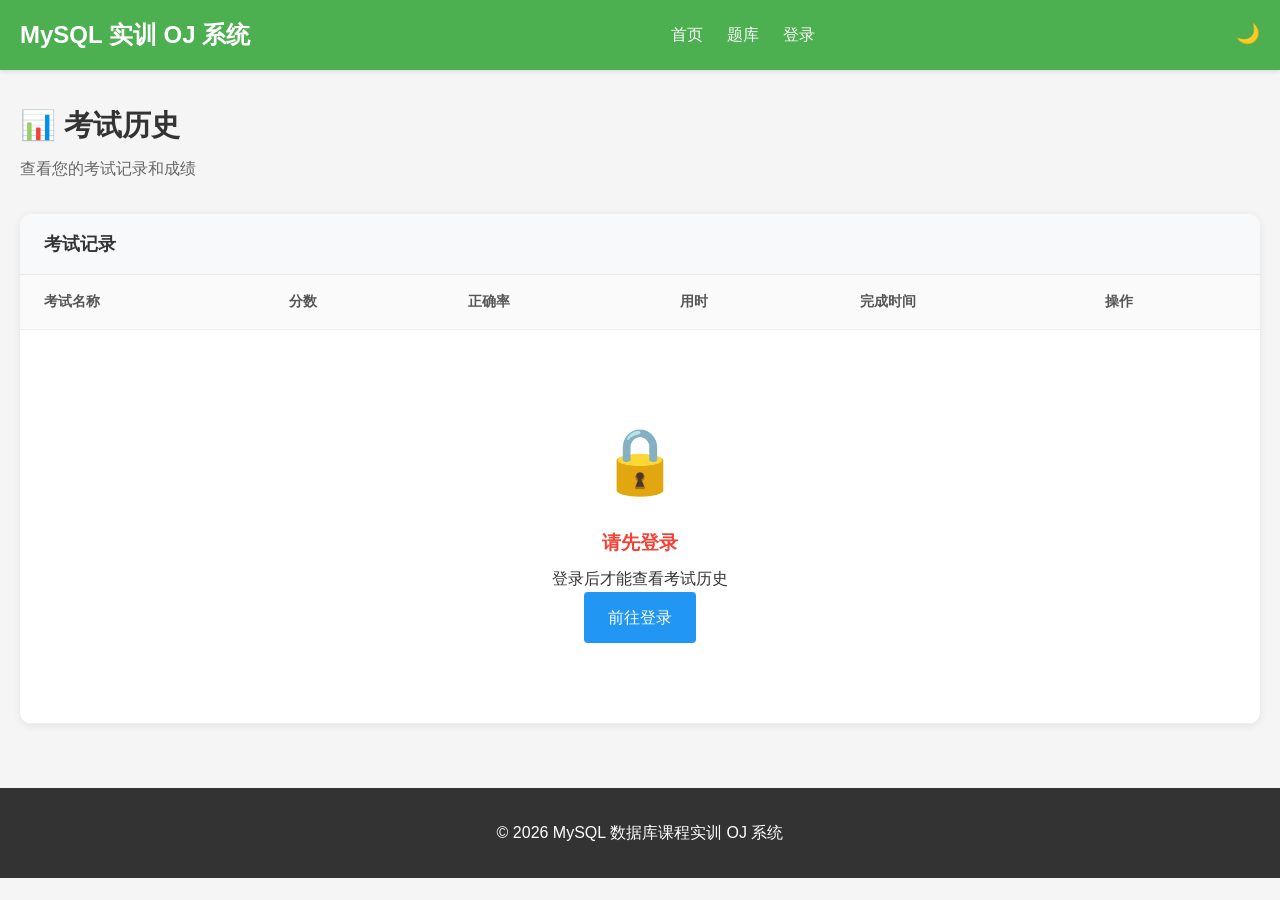
<file: pages/exam/history.html>
<!DOCTYPE html>
<html lang="zh-CN">
<head>
    <meta charset="UTF-8">
    <meta name="viewport" content="width=device-width, initial-scale=1.0">
    <title>考试历史 - MySQL 数据库课程实训 OJ 系统</title>
    <link rel="stylesheet" href="../../css/style.css">
    <style>
        .exam-history {
            padding: 2rem 0;
        }
        
        .page-header {
            margin-bottom: 2rem;
        }
        
        .page-header h2 {
            font-size: 1.8rem;
            margin-bottom: 0.5rem;
        }
        
        .page-header p {
            color: #666;
        }
        
        body.dark-mode .page-header p {
            color: #aaa;
        }
        
        .history-list {
            background-color: white;
            border-radius: 12px;
            box-shadow: 0 2px 8px rgba(0,0,0,0.08);
            overflow: hidden;
        }
        
        body.dark-mode .history-list {
            background-color: #2d2d2d;
            box-shadow: 0 2px 8px rgba(0,0,0,0.3);
        }
        
        .history-list-header {
            padding: 1rem 1.5rem;
            background-color: #f8f9fa;
            border-bottom: 1px solid #e9ecef;
            display: flex;
            justify-content: space-between;
            align-items: center;
        }
        
        body.dark-mode .history-list-header {
            background-color: #3d3d3d;
            border-bottom-color: #555;
        }
        
        .history-list-header h3 {
            margin: 0;
            font-size: 1.1rem;
        }
        
        .history-table {
            width: 100%;
            border-collapse: collapse;
        }
        
        .history-table th,
        .history-table td {
            padding: 1rem 1.5rem;
            text-align: left;
            border-bottom: 1px solid #eee;
        }
        
        body.dark-mode .history-table th,
        body.dark-mode .history-table td {
            border-bottom-color: #444;
        }
        
        .history-table th {
            background-color: #fafafa;
            font-weight: 600;
            color: #555;
            font-size: 0.85rem;
        }
        
        body.dark-mode .history-table th {
            background-color: #333;
            color: #aaa;
        }
        
        .history-table tr:hover {
            background-color: #f9f9f9;
        }
        
        body.dark-mode .history-table tr:hover {
            background-color: #3d3d3d;
        }
        
        .exam-name {
            font-weight: 500;
            color: #333;
        }
        
        body.dark-mode .exam-name {
            color: #e0e0e0;
        }
        
        .score-badge {
            display: inline-block;
            padding: 0.25rem 0.75rem;
            border-radius: 20px;
            font-size: 0.85rem;
            font-weight: 600;
        }
        
        .score-badge.excellent {
            background-color: #e8f5e9;
            color: #2e7d32;
        }
        
        .score-badge.good {
            background-color: #e3f2fd;
            color: #1565c0;
        }
        
        .score-badge.pass {
            background-color: #fff3e0;
            color: #ef6c00;
        }
        
        .score-badge.fail {
            background-color: #ffebee;
            color: #c62828;
        }
        
        body.dark-mode .score-badge.excellent {
            background-color: #1b5e20;
            color: #a5d6a7;
        }
        
        body.dark-mode .score-badge.good {
            background-color: #0d47a1;
            color: #90caf9;
        }
        
        body.dark-mode .score-badge.pass {
            background-color: #e65100;
            color: #ffcc80;
        }
        
        body.dark-mode .score-badge.fail {
            background-color: #b71c1c;
            color: #ef9a9a;
        }
        
        .view-btn {
            padding: 0.4rem 0.8rem;
            border: 1px solid #2196F3;
            border-radius: 6px;
            background-color: transparent;
            color: #2196F3;
            cursor: pointer;
            font-size: 0.85rem;
            transition: all 0.2s;
            text-decoration: none;
            display: inline-block;
        }
        
        .view-btn:hover {
            background-color: #2196F3;
            color: white;
        }
        
        .empty-state {
            text-align: center;
            padding: 4rem 2rem;
            color: #666;
        }
        
        body.dark-mode .empty-state {
            color: #aaa;
        }
        
        .empty-state .empty-icon {
            font-size: 4rem;
            margin-bottom: 1rem;
            opacity: 0.5;
        }
        
        .empty-state p {
            margin-bottom: 1.5rem;
        }
        
        .login-prompt {
            text-align: center;
            padding: 4rem 2rem;
        }
        
        .login-prompt .icon {
            font-size: 4rem;
            margin-bottom: 1rem;
        }
        
        .login-prompt h3 {
            color: #f44336;
            margin-bottom: 0.5rem;
        }
        
        .stats-summary {
            display: grid;
            grid-template-columns: repeat(auto-fit, minmax(200px, 1fr));
            gap: 1.5rem;
            margin-bottom: 2rem;
        }
        
        .stat-card {
            background-color: white;
            border-radius: 12px;
            padding: 1.5rem;
            box-shadow: 0 2px 8px rgba(0,0,0,0.08);
            text-align: center;
        }
        
        body.dark-mode .stat-card {
            background-color: #2d2d2d;
            box-shadow: 0 2px 8px rgba(0,0,0,0.3);
        }
        
        .stat-card .stat-icon {
            font-size: 2rem;
            margin-bottom: 0.5rem;
        }
        
        .stat-card .stat-value {
            font-size: 2rem;
            font-weight: 700;
            color: #4CAF50;
        }
        
        .stat-card .stat-label {
            color: #666;
            font-size: 0.9rem;
            margin-top: 0.25rem;
        }
        
        body.dark-mode .stat-card .stat-label {
            color: #aaa;
        }
        
        @media (max-width: 768px) {
            .history-table {
                font-size: 0.9rem;
            }
            
            .history-table th,
            .history-table td {
                padding: 0.75rem;
            }
        }
        
        @media (max-width: 768px) {
            .exam-history {
                padding: 1rem 0;
            }
            
            .page-header h2 {
                font-size: 1.5rem;
            }
            
            .page-header p {
                font-size: 0.9rem;
            }
            
            .stats-summary {
                grid-template-columns: repeat(2, 1fr);
                gap: 1rem;
            }
            
            .stat-card {
                padding: 1rem;
            }
            
            .stat-card .stat-value {
                font-size: 1.5rem;
            }
            
            .stat-card .stat-label {
                font-size: 0.8rem;
            }
            
            .history-list-header {
                flex-direction: column;
                gap: 0.5rem;
                align-items: flex-start;
            }
            
            .history-table {
                display: block;
                overflow-x: auto;
                white-space: nowrap;
                -webkit-overflow-scrolling: touch;
            }
            
            .history-table th,
            .history-table td {
                min-width: 80px;
            }
            
            .view-btn {
                padding: 0.3rem 0.6rem;
                font-size: 0.8rem;
            }
        }
        
        @media (max-width: 576px) {
            .page-header h2 {
                font-size: 1.3rem;
            }
            
            .stats-summary {
                grid-template-columns: 1fr;
            }
            
            .stat-card .stat-icon {
                font-size: 1.5rem;
            }
            
            .stat-card .stat-value {
                font-size: 1.3rem;
            }
            
            .history-table th,
            .history-table td {
                padding: 0.5rem;
                font-size: 0.8rem;
            }
            
            .exam-name {
                font-size: 0.85rem;
            }
            
            .score-badge {
                font-size: 0.75rem;
                padding: 0.2rem 0.5rem;
            }
        }
        
        @media (max-width: 480px) {
            .page-header h2 {
                font-size: 1.2rem;
            }
            
            .stat-card {
                padding: 0.75rem;
            }
            
            .stat-card .stat-icon {
                font-size: 1.3rem;
            }
            
            .stat-card .stat-value {
                font-size: 1.1rem;
            }
            
            .history-table th,
            .history-table td {
                padding: 0.4rem;
                font-size: 0.75rem;
            }
            
            .view-btn {
                padding: 0.25rem 0.5rem;
                font-size: 0.75rem;
            }
        }
    </style>
</head>
<body>
    <header>
        <nav>
            <div class="container">
                <h1>MySQL 实训 OJ 系统</h1>
                <button class="menu-toggle" id="menu-toggle" aria-label="菜单">
                    <span></span>
                    <span></span>
                    <span></span>
                </button>
                <ul id="nav-menu">
                </ul>
                <div class="theme-toggle">
                    <button id="theme-btn">🌙</button>
                </div>
            </div>
        </nav>
    </header>
    
    <main>
        <section class="exam-history">
            <div class="container">
                <div class="page-header">
                    <h2>📊 考试历史</h2>
                    <p>查看您的考试记录和成绩</p>
                </div>
                
                <div class="stats-summary" id="stats-summary">
                    <div class="stat-card">
                        <div class="stat-icon">📝</div>
                        <div class="stat-value" id="total-exams">0</div>
                        <div class="stat-label">参加考试次数</div>
                    </div>
                    <div class="stat-card">
                        <div class="stat-icon">🏆</div>
                        <div class="stat-value" id="avg-score">--</div>
                        <div class="stat-label">平均分数</div>
                    </div>
                    <div class="stat-card">
                        <div class="stat-icon">✅</div>
                        <div class="stat-value" id="pass-rate">--%</div>
                        <div class="stat-label">及格率</div>
                    </div>
                    <div class="stat-card">
                        <div class="stat-icon">🎯</div>
                        <div class="stat-value" id="best-score">--</div>
                        <div class="stat-label">最高分</div>
                    </div>
                </div>
                
                <div class="history-list">
                    <div class="history-list-header">
                        <h3>考试记录</h3>
                    </div>
                    <table class="history-table">
                        <thead>
                            <tr>
                                <th>考试名称</th>
                                <th>分数</th>
                                <th>正确率</th>
                                <th>用时</th>
                                <th>完成时间</th>
                                <th>操作</th>
                            </tr>
                        </thead>
                        <tbody id="history-table-body">
                        </tbody>
                    </table>
                </div>
            </div>
        </section>
    </main>
    
    <footer>
        <div class="container">
            <p>&copy; 2026 MySQL 数据库课程实训 OJ 系统</p>
        </div>
    </footer>
    
    <script type="module" src="../../js/core.js"></script>
    <script type="module">
        import userSystem from '../../js/user-system.js';
        import examResult from '../../js/exam-result.js';
        import { formatDateTime } from '../../js/exam-utils.js';

        document.addEventListener('DOMContentLoaded', async () => {
            const historyTableBody = document.getElementById('history-table-body');
            const statsSummary = document.getElementById('stats-summary');
            const totalExamsEl = document.getElementById('total-exams');
            const avgScoreEl = document.getElementById('avg-score');
            const passRateEl = document.getElementById('pass-rate');
            const bestScoreEl = document.getElementById('best-score');

            if (!userSystem.isLoggedIn()) {
                statsSummary.style.display = 'none';
                historyTableBody.innerHTML = `
                    <tr>
                        <td colspan="6">
                            <div class="login-prompt">
                                <div class="icon">🔒</div>
                                <h3>请先登录</h3>
                                <p>登录后才能查看考试历史</p>
                                <a href="../../pages/user.html" class="btn primary">前往登录</a>
                            </div>
                        </td>
                    </tr>
                `;
                return;
            }

            async function loadHistory() {
                try {
                    const username = userSystem.getCurrentUser().username;
                    const results = await examResult.getUserResults(username);
                    
                    if (results.length === 0) {
                        historyTableBody.innerHTML = `
                            <tr>
                                <td colspan="6">
                                    <div class="empty-state">
                                        <div class="empty-icon">📋</div>
                                        <p>暂无考试记录</p>
                                        <a href="manage.html" class="btn primary">参加考试</a>
                                    </div>
                                </td>
                            </tr>
                        `;
                        return;
                    }

                    const totalExams = results.length;
                    const avgScore = results.reduce((sum, r) => sum + r.score, 0) / totalExams;
                    const passCount = results.filter(r => r.score >= 60).length;
                    const passRate = (passCount / totalExams) * 100;
                    const bestScore = Math.max(...results.map(r => r.score));

                    totalExamsEl.textContent = totalExams;
                    avgScoreEl.textContent = avgScore.toFixed(1);
                    passRateEl.textContent = passRate.toFixed(1) + '%';
                    bestScoreEl.textContent = bestScore;

                    historyTableBody.innerHTML = results.map(result => {
                        const scoreClass = result.score >= 90 ? 'excellent' :
                                          result.score >= 75 ? 'good' :
                                          result.score >= 60 ? 'pass' : 'fail';
                        const accuracy = result.accuracy || 0;
                        
                        return `
                            <tr>
                                <td>
                                    <div class="exam-name">${result.examName || '考试'}</div>
                                </td>
                                <td>
                                    <span class="score-badge ${scoreClass}">${result.score}分</span>
                                </td>
                                <td>${accuracy}%</td>
                                <td>${result.duration || '--'}</td>
                                <td>${formatDateTime(result.endTime)}</td>
                                <td>
                                    <a href="result.html?id=${result.id}" class="view-btn">查看详情</a>
                                </td>
                            </tr>
                        `;
                    }).join('');
                } catch (error) {
                    console.error('加载考试历史失败:', error);
                    historyTableBody.innerHTML = `
                        <tr>
                            <td colspan="6">
                                <div class="empty-state">
                                    <div class="empty-icon">❌</div>
                                    <p>加载失败，请刷新页面重试</p>
                                </div>
                            </td>
                        </tr>
                    `;
                }
            }

            await loadHistory();
        });
    </script>
</body>
</html>
</file>
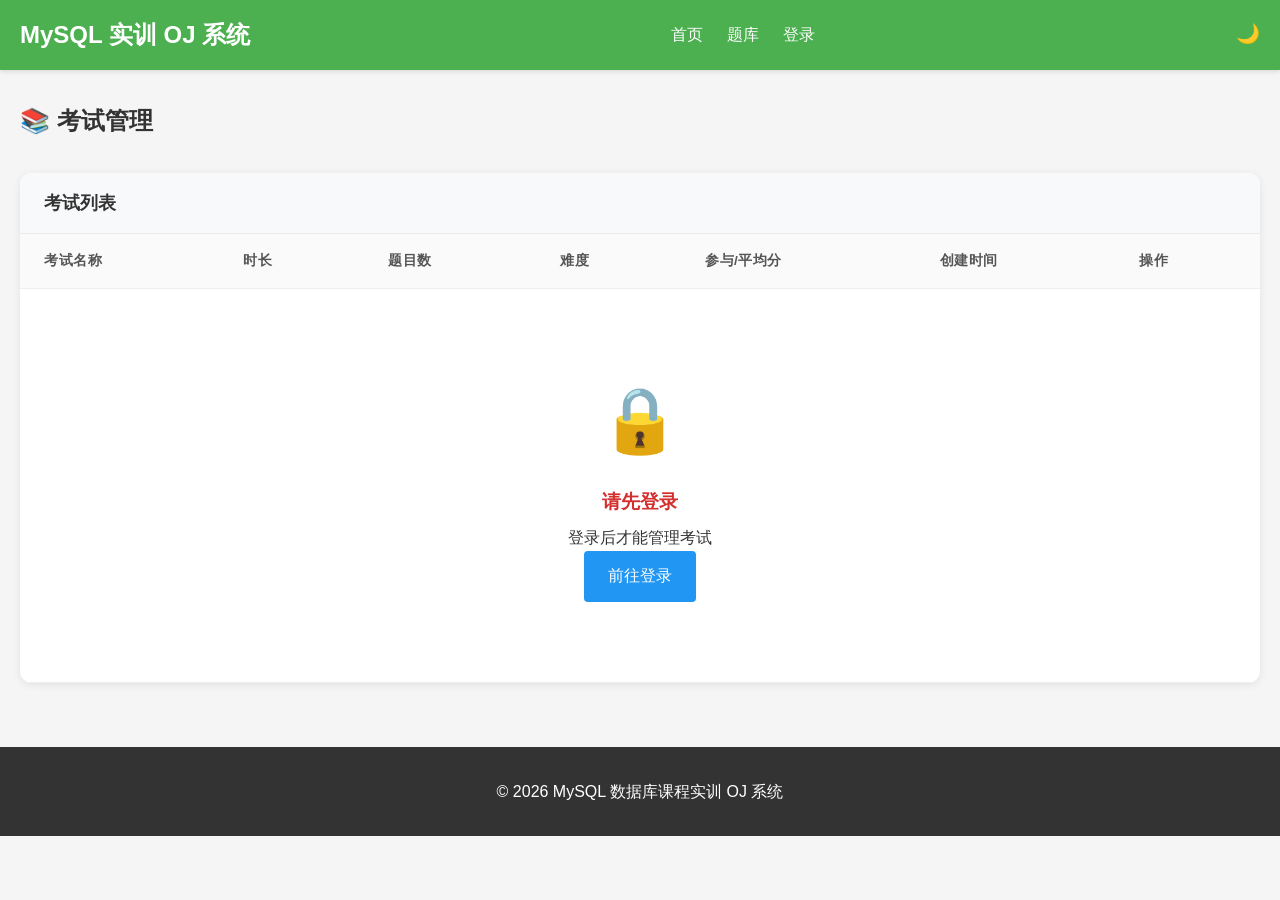
<file: pages/exam/manage.html>
<!DOCTYPE html>
<html lang="zh-CN">
<head>
    <meta charset="UTF-8">
    <meta name="viewport" content="width=device-width, initial-scale=1.0">
    <title>考试管理 - MySQL 数据库课程实训 OJ 系统</title>
    <link rel="stylesheet" href="../../css/style.css">
    <style>
        .exam-manage {
            padding: 2rem 0;
        }
        
        .page-header {
            display: flex;
            justify-content: space-between;
            align-items: center;
            margin-bottom: 2rem;
        }
        
        .page-header h2 {
            margin: 0;
        }
        
        .stats-grid {
            display: grid;
            grid-template-columns: repeat(auto-fit, minmax(200px, 1fr));
            gap: 1.5rem;
            margin-bottom: 2rem;
        }
        
        .stat-card {
            background-color: white;
            border-radius: 12px;
            padding: 1.5rem;
            box-shadow: 0 2px 8px rgba(0,0,0,0.08);
            transition: transform 0.2s, box-shadow 0.2s;
        }
        
        .stat-card:hover {
            transform: translateY(-2px);
            box-shadow: 0 4px 12px rgba(0,0,0,0.12);
        }
        
        body.dark-mode .stat-card {
            background-color: #2d2d2d;
            box-shadow: 0 2px 8px rgba(0,0,0,0.3);
        }
        
        .stat-card .stat-icon {
            font-size: 2rem;
            margin-bottom: 0.5rem;
        }
        
        .stat-card .stat-value {
            font-size: 2rem;
            font-weight: 700;
            color: #4CAF50;
        }
        
        .stat-card .stat-label {
            color: #666;
            font-size: 0.9rem;
            margin-top: 0.25rem;
        }
        
        body.dark-mode .stat-card .stat-label {
            color: #aaa;
        }
        
        .exam-list {
            background-color: white;
            border-radius: 12px;
            box-shadow: 0 2px 8px rgba(0,0,0,0.08);
            overflow: hidden;
        }
        
        body.dark-mode .exam-list {
            background-color: #2d2d2d;
            box-shadow: 0 2px 8px rgba(0,0,0,0.3);
        }
        
        .exam-list-header {
            padding: 1rem 1.5rem;
            background-color: #f8f9fa;
            border-bottom: 1px solid #e9ecef;
            display: flex;
            justify-content: space-between;
            align-items: center;
        }
        
        body.dark-mode .exam-list-header {
            background-color: #3d3d3d;
            border-bottom-color: #555;
        }
        
        .exam-list-header h3 {
            margin: 0;
            font-size: 1.1rem;
        }
        
        .exam-list table {
            width: 100%;
            border-collapse: collapse;
        }
        
        .exam-list th,
        .exam-list td {
            padding: 1rem 1.5rem;
            text-align: left;
            border-bottom: 1px solid #eee;
        }
        
        body.dark-mode .exam-list th,
        body.dark-mode .exam-list td {
            border-bottom-color: #444;
        }
        
        .exam-list th {
            background-color: #fafafa;
            font-weight: 600;
            color: #555;
            font-size: 0.85rem;
            text-transform: uppercase;
            letter-spacing: 0.5px;
        }
        
        body.dark-mode .exam-list th {
            background-color: #333;
            color: #aaa;
        }
        
        .exam-list tr:hover {
            background-color: #f9f9f9;
        }
        
        body.dark-mode .exam-list tr:hover {
            background-color: #3d3d3d;
        }
        
        .exam-name {
            font-weight: 500;
            color: #333;
        }
        
        body.dark-mode .exam-name {
            color: #e0e0e0;
        }
        
        .exam-meta {
            font-size: 0.85rem;
            color: #888;
            margin-top: 0.25rem;
        }
        
        .difficulty-badge {
            display: inline-block;
            padding: 0.25rem 0.75rem;
            border-radius: 20px;
            font-size: 0.8rem;
            font-weight: 500;
        }
        
        .difficulty-badge.easy {
            background-color: #e8f5e9;
            color: #2e7d32;
        }
        
        .difficulty-badge.medium {
            background-color: #fff3e0;
            color: #ef6c00;
        }
        
        .difficulty-badge.hard {
            background-color: #ffebee;
            color: #c62828;
        }
        
        .difficulty-badge.all {
            background-color: #e3f2fd;
            color: #1565c0;
        }
        
        body.dark-mode .difficulty-badge.easy {
            background-color: #1b5e20;
            color: #a5d6a7;
        }
        
        body.dark-mode .difficulty-badge.medium {
            background-color: #e65100;
            color: #ffcc80;
        }
        
        body.dark-mode .difficulty-badge.hard {
            background-color: #b71c1c;
            color: #ef9a9a;
        }
        
        body.dark-mode .difficulty-badge.all {
            background-color: #0d47a1;
            color: #90caf9;
        }
        
        .exam-stats {
            display: flex;
            gap: 1rem;
            font-size: 0.85rem;
            color: #666;
        }
        
        body.dark-mode .exam-stats {
            color: #aaa;
        }
        
        .exam-stats span {
            display: flex;
            align-items: center;
            gap: 0.25rem;
        }
        
        .exam-actions {
            display: flex;
            gap: 0.5rem;
        }
        
        .exam-actions button {
            padding: 0.4rem 0.8rem;
            border: 1px solid #ddd;
            border-radius: 6px;
            background-color: white;
            cursor: pointer;
            font-size: 0.85rem;
            transition: all 0.2s;
        }
        
        body.dark-mode .exam-actions button {
            background-color: #444;
            color: #e0e0e0;
            border-color: #555;
        }
        
        .exam-actions button:hover {
            background-color: #f5f5f5;
            border-color: #ccc;
        }
        
        body.dark-mode .exam-actions button:hover {
            background-color: #555;
            border-color: #666;
        }
        
        .exam-actions button.edit {
            color: #1976d2;
            border-color: #1976d2;
        }
        
        .exam-actions button.edit:hover {
            background-color: #1976d2;
            color: white;
        }
        
        .exam-actions button.delete {
            color: #d32f2f;
            border-color: #d32f2f;
        }
        
        .exam-actions button.delete:hover {
            background-color: #d32f2f;
            color: white;
        }
        
        .exam-actions button.view {
            color: #388e3c;
            border-color: #388e3c;
        }
        
        .exam-actions button.view:hover {
            background-color: #388e3c;
            color: white;
        }
        
        .create-exam-btn {
            display: inline-flex;
            align-items: center;
            gap: 0.5rem;
            padding: 0.75rem 1.5rem;
            background-color: #4CAF50;
            color: white;
            border-radius: 8px;
            text-decoration: none;
            font-weight: 500;
            transition: background-color 0.2s;
        }
        
        .create-exam-btn:hover {
            background-color: #43a047;
        }
        
        .empty-state {
            text-align: center;
            padding: 4rem 2rem;
            color: #666;
        }
        
        body.dark-mode .empty-state {
            color: #aaa;
        }
        
        .empty-state .empty-icon {
            font-size: 4rem;
            margin-bottom: 1rem;
            opacity: 0.5;
        }
        
        .empty-state p {
            margin-bottom: 1.5rem;
        }
        
        .permission-denied {
            text-align: center;
            padding: 4rem 2rem;
        }
        
        .permission-denied .icon {
            font-size: 4rem;
            margin-bottom: 1rem;
        }
        
        .permission-denied h3 {
            color: #d32f2f;
            margin-bottom: 0.5rem;
        }
        
        .modal-overlay {
            position: fixed;
            top: 0;
            left: 0;
            right: 0;
            bottom: 0;
            background-color: rgba(0, 0, 0, 0.5);
            display: flex;
            align-items: center;
            justify-content: center;
            z-index: 1000;
            opacity: 0;
            visibility: hidden;
            transition: opacity 0.3s, visibility 0.3s;
        }
        
        .modal-overlay.active {
            opacity: 1;
            visibility: visible;
        }
        
        .modal-content {
            background-color: white;
            border-radius: 12px;
            padding: 2rem;
            max-width: 400px;
            width: 90%;
            text-align: center;
            transform: scale(0.9);
            transition: transform 0.3s;
        }
        
        .modal-overlay.active .modal-content {
            transform: scale(1);
        }
        
        body.dark-mode .modal-content {
            background-color: #2d2d2d;
        }
        
        .modal-icon {
            font-size: 3rem;
            margin-bottom: 1rem;
        }
        
        .modal-title {
            font-size: 1.25rem;
            font-weight: 600;
            margin-bottom: 0.5rem;
        }
        
        .modal-message {
            color: #666;
            margin-bottom: 1.5rem;
        }
        
        body.dark-mode .modal-message {
            color: #aaa;
        }
        
        .modal-actions {
            display: flex;
            gap: 1rem;
            justify-content: center;
        }
        
        .modal-actions button {
            padding: 0.75rem 1.5rem;
            border: none;
            border-radius: 8px;
            font-weight: 500;
            cursor: pointer;
            transition: background-color 0.2s;
        }
        
        .modal-actions button.cancel {
            background-color: #f5f5f5;
            color: #333;
        }
        
        body.dark-mode .modal-actions button.cancel {
            background-color: #444;
            color: #e0e0e0;
        }
        
        .modal-actions button.cancel:hover {
            background-color: #e0e0e0;
        }
        
        body.dark-mode .modal-actions button.cancel:hover {
            background-color: #555;
        }
        
        .modal-actions button.confirm {
            background-color: #d32f2f;
            color: white;
        }
        
        .modal-actions button.confirm:hover {
            background-color: #b71c1c;
        }
        
        .toast {
            position: fixed;
            bottom: 2rem;
            right: 2rem;
            padding: 1rem 1.5rem;
            border-radius: 8px;
            color: white;
            font-weight: 500;
            z-index: 1001;
            transform: translateY(100px);
            opacity: 0;
            transition: transform 0.3s, opacity 0.3s;
        }
        
        .toast.show {
            transform: translateY(0);
            opacity: 1;
        }
        
        .toast.success {
            background-color: #4CAF50;
        }
        
        .toast.error {
            background-color: #f44336;
        }
        
        @media (max-width: 768px) {
            .page-header {
                flex-direction: column;
                align-items: flex-start;
                gap: 1rem;
            }
            
            .create-exam-btn {
                width: 100%;
                justify-content: center;
            }
            
            .stats-grid {
                grid-template-columns: repeat(2, 1fr);
                gap: 1rem;
            }
            
            .stat-card {
                padding: 1rem;
            }
            
            .stat-card .stat-value {
                font-size: 1.5rem;
            }
            
            .exam-list table {
                display: block;
                overflow-x: auto;
                white-space: nowrap;
                -webkit-overflow-scrolling: touch;
            }
            
            .exam-list th,
            .exam-list td {
                padding: 0.75rem;
                min-width: 100px;
            }
            
            .exam-actions {
                flex-direction: column;
                gap: 0.3rem;
            }
            
            .exam-actions button {
                width: 100%;
                padding: 0.5rem;
            }
            
            .modal-content {
                width: 95%;
                padding: 1.5rem;
            }
            
            .modal-actions {
                flex-direction: column;
            }
            
            .modal-actions button {
                width: 100%;
            }
            
            .toast {
                left: 1rem;
                right: 1rem;
                bottom: 1rem;
            }
        }
        
        @media (max-width: 576px) {
            .stats-grid {
                grid-template-columns: 1fr;
            }
            
            .exam-list-header {
                flex-direction: column;
                gap: 0.5rem;
                align-items: flex-start;
            }
            
            .exam-list th,
            .exam-list td {
                font-size: 0.85rem;
                padding: 0.5rem;
            }
            
            .exam-name {
                font-size: 0.9rem;
            }
            
            .exam-meta {
                font-size: 0.75rem;
            }
            
            .difficulty-badge {
                font-size: 0.75rem;
                padding: 0.2rem 0.5rem;
            }
            
            .exam-stats {
                flex-direction: column;
                gap: 0.25rem;
                font-size: 0.75rem;
            }
        }
        
        @media (max-width: 480px) {
            .exam-manage {
                padding: 1rem 0;
            }
            
            .page-header h2 {
                font-size: 1.3rem;
            }
            
            .stat-card .stat-icon {
                font-size: 1.5rem;
            }
            
            .stat-card .stat-value {
                font-size: 1.3rem;
            }
            
            .stat-card .stat-label {
                font-size: 0.8rem;
            }
        }
    </style>
</head>
<body>
    <header>
        <nav>
            <div class="container">
                <h1>MySQL 实训 OJ 系统</h1>
                <button class="menu-toggle" id="menu-toggle" aria-label="菜单">
                    <span></span>
                    <span></span>
                    <span></span>
                </button>
                <ul id="nav-menu">
                </ul>
                <div class="theme-toggle">
                    <button id="theme-btn">🌙</button>
                </div>
            </div>
        </nav>
    </header>
    
    <main>
        <section class="exam-manage">
            <div class="container">
                <div class="page-header">
                    <h2>📚 考试管理</h2>
                    <a href="create.html" class="create-exam-btn" id="create-exam-btn">
                        <span>➕</span> 创建新考试
                    </a>
                </div>
                
                <div class="stats-grid" id="stats-grid">
                    <div class="stat-card">
                        <div class="stat-icon">📝</div>
                        <div class="stat-value" id="total-exams">0</div>
                        <div class="stat-label">考试总数</div>
                    </div>
                    <div class="stat-card">
                        <div class="stat-icon">👥</div>
                        <div class="stat-value" id="total-participants">0</div>
                        <div class="stat-label">参与人次</div>
                    </div>
                    <div class="stat-card">
                        <div class="stat-icon">📊</div>
                        <div class="stat-value" id="avg-score">--</div>
                        <div class="stat-label">平均分数</div>
                    </div>
                    <div class="stat-card">
                        <div class="stat-icon">✅</div>
                        <div class="stat-value" id="pass-rate">--%</div>
                        <div class="stat-label">及格率</div>
                    </div>
                </div>
                
                <div class="exam-list">
                    <div class="exam-list-header">
                        <h3>考试列表</h3>
                    </div>
                    <table>
                        <thead>
                            <tr>
                                <th>考试名称</th>
                                <th>时长</th>
                                <th>题目数</th>
                                <th>难度</th>
                                <th>参与/平均分</th>
                                <th>创建时间</th>
                                <th>操作</th>
                            </tr>
                        </thead>
                        <tbody id="exam-table-body">
                        </tbody>
                    </table>
                </div>
            </div>
        </section>
    </main>
    
    <div class="modal-overlay" id="delete-modal">
        <div class="modal-content">
            <div class="modal-icon">⚠️</div>
            <div class="modal-title">确认删除</div>
            <div class="modal-message" id="delete-message">确定要删除这个考试吗？此操作不可恢复。</div>
            <div class="modal-actions">
                <button class="cancel" id="cancel-delete">取消</button>
                <button class="confirm" id="confirm-delete">确认删除</button>
            </div>
        </div>
    </div>
    
    <div class="toast" id="toast"></div>
    
    <footer>
        <div class="container">
            <p>&copy; 2026 MySQL 数据库课程实训 OJ 系统</p>
        </div>
    </footer>
    
    <script type="module" src="../../js/core.js"></script>
    <script type="module">
        import examManager from '../../js/exam-manager.js';
        import userSystem from '../../js/user-system.js';

        document.addEventListener('DOMContentLoaded', async () => {
            const examTableBody = document.getElementById('exam-table-body');
            const deleteModal = document.getElementById('delete-modal');
            const cancelDeleteBtn = document.getElementById('cancel-delete');
            const confirmDeleteBtn = document.getElementById('confirm-delete');
            const deleteMessage = document.getElementById('delete-message');
            const toast = document.getElementById('toast');
            const createExamBtn = document.getElementById('create-exam-btn');
            
            let pendingDeleteId = null;
            let pendingDeleteName = '';

            function showToast(message, type = 'success') {
                toast.textContent = message;
                toast.className = `toast ${type} show`;
                setTimeout(() => {
                    toast.classList.remove('show');
                }, 3000);
            }

            function showDeleteModal(examName) {
                pendingDeleteName = examName;
                deleteMessage.textContent = `确定要删除考试「${examName}」吗？此操作不可恢复。`;
                deleteModal.classList.add('active');
            }

            function hideDeleteModal() {
                deleteModal.classList.remove('active');
                pendingDeleteId = null;
                pendingDeleteName = '';
            }

            if (!userSystem.isLoggedIn()) {
                document.getElementById('stats-grid').style.display = 'none';
                examTableBody.innerHTML = `
                    <tr>
                        <td colspan="7">
                            <div class="permission-denied">
                                <div class="icon">🔒</div>
                                <h3>请先登录</h3>
                                <p>登录后才能管理考试</p>
                                <a href="../../pages/user.html" class="btn primary">前往登录</a>
                            </div>
                        </td>
                    </tr>
                `;
                createExamBtn.style.display = 'none';
                return;
            }

            if (!userSystem.isTeacher()) {
                document.getElementById('stats-grid').style.display = 'none';
                examTableBody.innerHTML = `
                    <tr>
                        <td colspan="7">
                            <div class="permission-denied">
                                <div class="icon">🚫</div>
                                <h3>权限不足</h3>
                                <p>只有教师才能管理考试</p>
                                <a href="../../index.html" class="btn primary">返回首页</a>
                            </div>
                        </td>
                    </tr>
                `;
                createExamBtn.style.display = 'none';
                return;
            }

            async function loadStats() {
                try {
                    const stats = await examManager.getExamStats();
                    document.getElementById('total-exams').textContent = stats.totalExams;
                    document.getElementById('total-participants').textContent = stats.totalParticipants;
                    document.getElementById('avg-score').textContent = stats.avgScore !== null ? stats.avgScore.toFixed(1) : '--';
                    document.getElementById('pass-rate').textContent = stats.passRate !== null ? stats.passRate.toFixed(1) + '%' : '--%';
                } catch (error) {
                    console.error('加载统计信息失败:', error);
                }
            }

            async function loadExamList() {
                try {
                    const exams = await examManager.getAllExams();
                    
                    if (exams.length === 0) {
                        examTableBody.innerHTML = `
                            <tr>
                                <td colspan="7">
                                    <div class="empty-state">
                                        <div class="empty-icon">📋</div>
                                        <p>暂无考试，点击上方按钮创建新考试</p>
                                        <a href="create.html" class="btn primary">创建考试</a>
                                    </div>
                                </td>
                            </tr>
                        `;
                        return;
                    }

                    examTableBody.innerHTML = exams.map(exam => {
                        const difficultyText = exam.difficulty === 'all' ? '全部' : 
                            exam.difficulty === 'easy' ? '简单' : 
                            exam.difficulty === 'medium' ? '中等' : '困难';
                        
                        const participantCount = exam.participantCount || 0;
                        const avgScore = exam.avgScore !== undefined ? exam.avgScore.toFixed(1) : '--';
                        
                        return `
                            <tr>
                                <td>
                                    <div class="exam-name">${exam.name}</div>
                                    <div class="exam-meta">ID: ${exam.id.slice(-6)}</div>
                                </td>
                                <td>${exam.duration} 分钟</td>
                                <td>${exam.questionCount} 题</td>
                                <td>
                                    <span class="difficulty-badge ${exam.difficulty}">${difficultyText}</span>
                                </td>
                                <td>
                                    <div class="exam-stats">
                                        <span>👥 ${participantCount}人</span>
                                        <span>📊 ${avgScore}分</span>
                                    </div>
                                </td>
                                <td>${new Date(exam.createdAt).toLocaleDateString('zh-CN')}</td>
                                <td>
                                    <div class="exam-actions">
                                        <button class="edit" data-id="${exam.id}" data-name="${exam.name}">✏️ 编辑</button>
                                        <button class="delete" data-id="${exam.id}" data-name="${exam.name}">🗑️ 删除</button>
                                    </div>
                                </td>
                            </tr>
                        `;
                    }).join('');

                    bindEvents();
                } catch (error) {
                    console.error('加载考试列表失败:', error);
                    examTableBody.innerHTML = `
                        <tr>
                            <td colspan="7">
                                <div class="empty-state">
                                    <div class="empty-icon">❌</div>
                                    <p>加载失败，请刷新页面重试</p>
                                </div>
                            </td>
                        </tr>
                    `;
                }
            }

            function bindEvents() {
                document.querySelectorAll('.edit-btn, .edit').forEach(button => {
                    button.addEventListener('click', (e) => {
                        const examId = e.currentTarget.dataset.id;
                        window.location.href = `create.html?id=${examId}`;
                    });
                });

                document.querySelectorAll('.delete-btn, .delete').forEach(button => {
                    button.addEventListener('click', (e) => {
                        pendingDeleteId = e.currentTarget.dataset.id;
                        const examName = e.currentTarget.dataset.name;
                        showDeleteModal(examName);
                    });
                });
            }

            cancelDeleteBtn.addEventListener('click', hideDeleteModal);

            confirmDeleteBtn.addEventListener('click', async () => {
                if (!pendingDeleteId) return;
                
                confirmDeleteBtn.disabled = true;
                confirmDeleteBtn.textContent = '删除中...';
                
                try {
                    const result = await examManager.deleteExam(pendingDeleteId);
                    if (result.success) {
                        showToast(`考试「${pendingDeleteName}」已删除`, 'success');
                        hideDeleteModal();
                        await loadExamList();
                        await loadStats();
                    } else {
                        showToast('删除失败: ' + result.error, 'error');
                    }
                } catch (error) {
                    showToast('删除失败，请重试', 'error');
                } finally {
                    confirmDeleteBtn.disabled = false;
                    confirmDeleteBtn.textContent = '确认删除';
                }
            });

            deleteModal.addEventListener('click', (e) => {
                if (e.target === deleteModal) {
                    hideDeleteModal();
                }
            });

            document.addEventListener('keydown', (e) => {
                if (e.key === 'Escape' && deleteModal.classList.contains('active')) {
                    hideDeleteModal();
                }
            });

            await loadStats();
            await loadExamList();
        });
    </script>
</body>
</html>
</file>
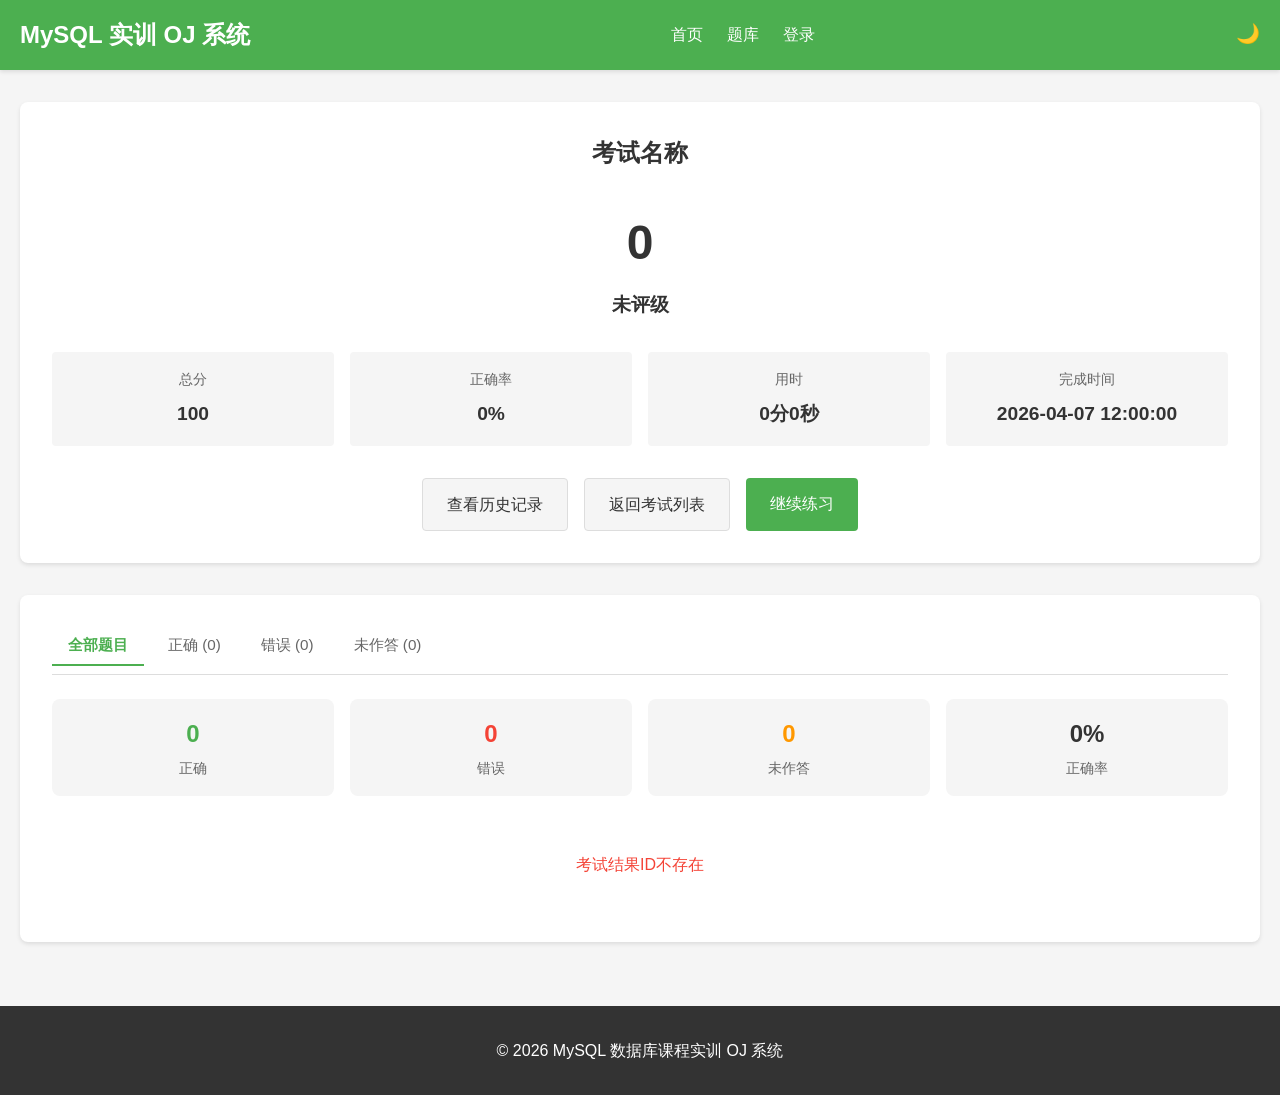
<file: pages/exam/result.html>
<!DOCTYPE html>
<html lang="zh-CN">
<head>
    <meta charset="UTF-8">
    <meta name="viewport" content="width=device-width, initial-scale=1.0">
    <title>考试结果 - MySQL 数据库课程实训 OJ 系统</title>
    <link rel="stylesheet" href="../../css/style.css">
    <style>
        .exam-result {
            padding: 2rem 0;
        }
        
        .result-card {
            background-color: white;
            border-radius: 8px;
            box-shadow: 0 2px 4px rgba(0,0,0,0.1);
            padding: 2rem;
            margin-bottom: 2rem;
            text-align: center;
        }
        
        body.dark-mode .result-card {
            background-color: #2d2d2d;
            box-shadow: 0 2px 4px rgba(0,0,0,0.3);
        }
        
        .result-header {
            margin-bottom: 2rem;
        }
        
        .exam-name {
            font-size: 1.5rem;
            font-weight: 600;
            margin-bottom: 1rem;
        }
        
        .score-display {
            margin-bottom: 2rem;
        }
        
        .score {
            font-size: 3rem;
            font-weight: 700;
            margin-bottom: 0.5rem;
        }
        
        .score.A {
            color: #4CAF50;
        }
        
        .score.B {
            color: #2196F3;
        }
        
        .score.C {
            color: #FF9800;
        }
        
        .score.D {
            color: #FFC107;
        }
        
        .score.F {
            color: #F44336;
        }
        
        .score-level {
            font-size: 1.2rem;
            font-weight: 600;
            margin-bottom: 1rem;
        }
        
        .score-info {
            display: grid;
            grid-template-columns: repeat(auto-fit, minmax(200px, 1fr));
            gap: 1rem;
            margin-bottom: 2rem;
        }
        
        .info-item {
            background-color: #f5f5f5;
            padding: 1rem;
            border-radius: 4px;
        }
        
        body.dark-mode .info-item {
            background-color: #3d3d3d;
        }
        
        .info-label {
            font-size: 0.9rem;
            color: #666;
            margin-bottom: 0.5rem;
        }
        
        body.dark-mode .info-label {
            color: #aaa;
        }
        
        .info-value {
            font-size: 1.2rem;
            font-weight: 600;
        }
        
        .result-actions {
            display: flex;
            gap: 1rem;
            justify-content: center;
            margin-top: 2rem;
            flex-wrap: wrap;
        }
        
        .btn {
            padding: 0.8rem 1.5rem;
            border: none;
            border-radius: 4px;
            font-weight: 500;
            cursor: pointer;
            text-decoration: none;
            display: inline-block;
        }
        
        .btn.primary {
            background-color: #4CAF50;
            color: white;
        }
        
        .btn.secondary {
            background-color: #f5f5f5;
            color: #333;
            border: 1px solid #ddd;
        }
        
        body.dark-mode .btn.secondary {
            background-color: #333;
            color: #e0e0e0;
            border-color: #555;
        }
        
        .btn:hover {
            opacity: 0.9;
        }

        .section-card {
            background-color: white;
            border-radius: 8px;
            box-shadow: 0 2px 4px rgba(0,0,0,0.1);
            padding: 2rem;
            margin-bottom: 2rem;
        }
        
        body.dark-mode .section-card {
            background-color: #2d2d2d;
            box-shadow: 0 2px 4px rgba(0,0,0,0.3);
        }

        .section-title {
            font-size: 1.2rem;
            font-weight: 600;
            margin-bottom: 1.5rem;
            padding-bottom: 0.5rem;
            border-bottom: 2px solid #4CAF50;
            display: flex;
            align-items: center;
            gap: 0.5rem;
        }

        .chapter-analysis {
            display: grid;
            grid-template-columns: repeat(auto-fit, minmax(280px, 1fr));
            gap: 1rem;
        }

        .chapter-item {
            background-color: #f5f5f5;
            border-radius: 8px;
            padding: 1rem;
        }

        body.dark-mode .chapter-item {
            background-color: #3d3d3d;
        }

        .chapter-header {
            display: flex;
            justify-content: space-between;
            align-items: center;
            margin-bottom: 0.8rem;
        }

        .chapter-name {
            font-weight: 600;
            font-size: 0.95rem;
        }

        .chapter-stats {
            font-size: 0.85rem;
            color: #666;
        }

        body.dark-mode .chapter-stats {
            color: #aaa;
        }

        .progress-bar {
            height: 8px;
            background-color: #e0e0e0;
            border-radius: 4px;
            overflow: hidden;
            margin-bottom: 0.5rem;
        }

        body.dark-mode .progress-bar {
            background-color: #555;
        }

        .progress-fill {
            height: 100%;
            border-radius: 4px;
            transition: width 0.3s ease;
        }

        .progress-fill.high {
            background-color: #4CAF50;
        }

        .progress-fill.medium {
            background-color: #FF9800;
        }

        .progress-fill.low {
            background-color: #F44336;
        }

        .chapter-detail {
            display: flex;
            justify-content: space-between;
            font-size: 0.8rem;
            color: #888;
        }

        .question-results {
            background-color: white;
            border-radius: 8px;
            box-shadow: 0 2px 4px rgba(0,0,0,0.1);
            padding: 2rem;
        }
        
        body.dark-mode .question-results {
            background-color: #2d2d2d;
            box-shadow: 0 2px 4px rgba(0,0,0,0.3);
        }
        
        .results-title {
            font-size: 1.2rem;
            font-weight: 600;
            margin-bottom: 1.5rem;
            padding-bottom: 0.5rem;
            border-bottom: 2px solid #4CAF50;
        }
        
        .question-result-item {
            padding: 1.5rem;
            border-bottom: 1px solid #ddd;
        }
        
        body.dark-mode .question-result-item {
            border-bottom-color: #555;
        }
        
        .question-result-item:last-child {
            border-bottom: none;
        }
        
        .question-result-header {
            display: flex;
            justify-content: space-between;
            align-items: center;
            margin-bottom: 1rem;
            flex-wrap: wrap;
            gap: 0.5rem;
        }
        
        .question-result-title {
            font-weight: 600;
            display: flex;
            align-items: center;
            gap: 0.5rem;
        }

        .question-meta {
            display: flex;
            gap: 0.5rem;
            font-size: 0.8rem;
        }

        .question-tag {
            padding: 0.2rem 0.5rem;
            border-radius: 4px;
            background-color: #e0e0e0;
            color: #666;
        }

        body.dark-mode .question-tag {
            background-color: #555;
            color: #ccc;
        }

        .question-tag.difficulty-easy {
            background-color: #e8f5e9;
            color: #2e7d32;
        }

        .question-tag.difficulty-medium {
            background-color: #fff3e0;
            color: #ef6c00;
        }

        .question-tag.difficulty-hard {
            background-color: #ffebee;
            color: #c62828;
        }
        
        .question-result-status {
            padding: 0.3rem 0.6rem;
            border-radius: 4px;
            font-size: 0.8rem;
            font-weight: 600;
        }
        
        .status.AC {
            background-color: #e8f5e9;
            color: #2e7d32;
        }
        
        body.dark-mode .status.AC {
            background-color: #1b5e20;
            color: #a5d6a7;
        }
        
        .status.WA {
            background-color: #ffebee;
            color: #c62828;
        }
        
        body.dark-mode .status.WA {
            background-color: #b71c1c;
            color: #ffcdd2;
        }
        
        .status.UNANSWERED {
            background-color: #fff3e0;
            color: #ef6c00;
        }
        
        body.dark-mode .status.UNANSWERED {
            background-color: #e65100;
            color: #ffcc80;
        }
        
        .question-result-content {
            line-height: 1.6;
        }

        .question-description {
            background-color: #f5f5f5;
            padding: 1rem;
            border-radius: 4px;
            margin-bottom: 1rem;
            font-size: 0.95rem;
        }

        body.dark-mode .question-description {
            background-color: #3d3d3d;
        }
        
        .answer-section {
            margin-top: 1rem;
        }
        
        .answer-label {
            font-weight: 600;
            margin-bottom: 0.5rem;
            display: flex;
            align-items: center;
            gap: 0.5rem;
        }

        .answer-label.correct {
            color: #4CAF50;
        }

        .answer-label.incorrect {
            color: #F44336;
        }
        
        .answer-content {
            background-color: #f5f5f5;
            padding: 1rem;
            border-radius: 4px;
            font-family: 'Courier New', Courier, monospace;
            font-size: 0.9rem;
            white-space: pre-wrap;
            overflow-x: auto;
        }
        
        body.dark-mode .answer-content {
            background-color: #3d3d3d;
        }

        .explanation-section {
            margin-top: 1rem;
            padding: 1rem;
            background-color: #e3f2fd;
            border-radius: 4px;
            border-left: 4px solid #2196F3;
        }

        body.dark-mode .explanation-section {
            background-color: #1a3a4a;
            border-left-color: #64b5f6;
        }

        .explanation-title {
            font-weight: 600;
            margin-bottom: 0.5rem;
            color: #1976D2;
        }

        body.dark-mode .explanation-title {
            color: #64b5f6;
        }

        .explanation-content {
            font-size: 0.9rem;
            line-height: 1.6;
        }

        .score-badge {
            display: inline-flex;
            align-items: center;
            gap: 0.3rem;
            padding: 0.3rem 0.6rem;
            border-radius: 4px;
            font-size: 0.85rem;
            font-weight: 600;
        }

        .score-badge.earned {
            background-color: #e8f5e9;
            color: #2e7d32;
        }

        .score-badge.missed {
            background-color: #ffebee;
            color: #c62828;
        }

        .tabs {
            display: flex;
            gap: 0.5rem;
            margin-bottom: 1.5rem;
            border-bottom: 1px solid #ddd;
            padding-bottom: 0.5rem;
        }

        body.dark-mode .tabs {
            border-bottom-color: #555;
        }

        .tab-btn {
            padding: 0.5rem 1rem;
            border: none;
            background: none;
            cursor: pointer;
            font-size: 0.95rem;
            color: #666;
            border-bottom: 2px solid transparent;
            transition: all 0.2s;
        }

        body.dark-mode .tab-btn {
            color: #aaa;
        }

        .tab-btn:hover {
            color: #4CAF50;
        }

        .tab-btn.active {
            color: #4CAF50;
            border-bottom-color: #4CAF50;
            font-weight: 600;
        }

        .tab-content {
            display: none;
        }

        .tab-content.active {
            display: block;
        }

        .loading {
            text-align: center;
            padding: 2rem;
            color: #666;
        }

        body.dark-mode .loading {
            color: #aaa;
        }

        .error-message {
            text-align: center;
            padding: 2rem;
            color: #F44336;
        }

        .stats-summary {
            display: grid;
            grid-template-columns: repeat(auto-fit, minmax(120px, 1fr));
            gap: 1rem;
            margin-bottom: 1.5rem;
        }

        .stat-item {
            text-align: center;
            padding: 1rem;
            background-color: #f5f5f5;
            border-radius: 8px;
        }

        body.dark-mode .stat-item {
            background-color: #3d3d3d;
        }

        .stat-value {
            font-size: 1.5rem;
            font-weight: 700;
            margin-bottom: 0.3rem;
        }

        .stat-value.correct {
            color: #4CAF50;
        }

        .stat-value.incorrect {
            color: #F44336;
        }

        .stat-value.unanswered {
            color: #FF9800;
        }

        .stat-label {
            font-size: 0.85rem;
            color: #666;
        }

        body.dark-mode .stat-label {
            color: #aaa;
        }

        .filter-bar {
            display: flex;
            gap: 1rem;
            margin-bottom: 1.5rem;
            flex-wrap: wrap;
            align-items: center;
        }

        .filter-group {
            display: flex;
            align-items: center;
            gap: 0.5rem;
        }

        .filter-label {
            font-size: 0.9rem;
            color: #666;
        }

        body.dark-mode .filter-label {
            color: #aaa;
        }

        .filter-select {
            padding: 0.5rem;
            border: 1px solid #ddd;
            border-radius: 4px;
            font-size: 0.9rem;
        }

        body.dark-mode .filter-select {
            background-color: #3d3d3d;
            border-color: #555;
            color: #e0e0e0;
        }
        
        @media (max-width: 768px) {
            .exam-result {
                padding: 1rem 0;
            }
            
            .result-card {
                padding: 1.5rem;
            }
            
            .exam-name {
                font-size: 1.2rem;
            }
            
            .score {
                font-size: 2.5rem;
            }
            
            .score-level {
                font-size: 1rem;
            }
            
            .score-info {
                grid-template-columns: repeat(2, 1fr);
                gap: 0.75rem;
            }
            
            .info-item {
                padding: 0.75rem;
            }
            
            .info-label {
                font-size: 0.8rem;
            }
            
            .info-value {
                font-size: 1rem;
            }
            
            .result-actions {
                flex-direction: column;
            }
            
            .result-actions .btn {
                width: 100%;
            }
            
            .section-card {
                padding: 1.5rem;
            }
            
            .section-title {
                font-size: 1.1rem;
            }
            
            .chapter-analysis {
                grid-template-columns: 1fr;
            }
            
            .question-results {
                padding: 1.5rem;
            }
            
            .results-title {
                font-size: 1.1rem;
            }
            
            .tabs {
                overflow-x: auto;
                -webkit-overflow-scrolling: touch;
                padding-bottom: 0.5rem;
            }
            
            .tab-btn {
                padding: 0.4rem 0.8rem;
                font-size: 0.85rem;
                white-space: nowrap;
            }
            
            .stats-summary {
                grid-template-columns: repeat(2, 1fr);
                gap: 0.75rem;
            }
            
            .stat-item {
                padding: 0.75rem;
            }
            
            .stat-value {
                font-size: 1.2rem;
            }
            
            .stat-label {
                font-size: 0.75rem;
            }
            
            .filter-bar {
                flex-direction: column;
                align-items: stretch;
            }
            
            .filter-group {
                width: 100%;
            }
            
            .filter-select {
                width: 100%;
            }
            
            .question-result-item {
                padding: 1rem;
            }
            
            .question-result-header {
                flex-direction: column;
                align-items: flex-start;
            }
            
            .question-result-title {
                font-size: 0.95rem;
            }
            
            .question-meta {
                margin-top: 0.5rem;
            }
            
            .question-description {
                padding: 0.75rem;
                font-size: 0.85rem;
            }
            
            .answer-content {
                padding: 0.75rem;
                font-size: 0.85rem;
            }
            
            .explanation-section {
                padding: 0.75rem;
            }
            
            .explanation-title {
                font-size: 0.9rem;
            }
            
            .explanation-content {
                font-size: 0.85rem;
            }
        }
        
        @media (max-width: 576px) {
            .result-card {
                padding: 1rem;
            }
            
            .exam-name {
                font-size: 1.1rem;
            }
            
            .score {
                font-size: 2rem;
            }
            
            .score-info {
                grid-template-columns: 1fr;
            }
            
            .section-card {
                padding: 1rem;
            }
            
            .question-results {
                padding: 1rem;
            }
            
            .stats-summary {
                grid-template-columns: repeat(2, 1fr);
            }
            
            .stat-value {
                font-size: 1rem;
            }
            
            .question-result-item {
                padding: 0.75rem;
            }
            
            .question-tag {
                font-size: 0.7rem;
                padding: 0.15rem 0.4rem;
            }
            
            .score-badge {
                font-size: 0.75rem;
                padding: 0.2rem 0.5rem;
            }
            
            .question-result-status {
                font-size: 0.7rem;
                padding: 0.2rem 0.5rem;
            }
        }
        
        @media (max-width: 480px) {
            .score {
                font-size: 1.8rem;
            }
            
            .score-level {
                font-size: 0.9rem;
            }
            
            .info-value {
                font-size: 0.95rem;
            }
            
            .btn {
                padding: 0.6rem 1rem;
                font-size: 0.85rem;
            }
            
            .stat-item {
                padding: 0.5rem;
            }
            
            .stat-value {
                font-size: 0.95rem;
            }
            
            .stat-label {
                font-size: 0.7rem;
            }
        }
    </style>
</head>
<body>
    <header>
        <nav>
            <div class="container">
                <h1>MySQL 实训 OJ 系统</h1>
                <button class="menu-toggle" id="menu-toggle" aria-label="菜单">
                    <span></span>
                    <span></span>
                    <span></span>
                </button>
                <ul id="nav-menu">
                </ul>
                <div class="theme-toggle">
                    <button id="theme-btn">🌙</button>
                </div>
            </div>
        </nav>
    </header>
    
    <main>
        <section class="exam-result">
            <div class="container">
                <div class="result-card">
                    <div class="result-header">
                        <div class="exam-name" id="exam-name">考试名称</div>
                    </div>
                    
                    <div class="score-display">
                        <div class="score" id="score">0</div>
                        <div class="score-level" id="score-level">未评级</div>
                    </div>
                    
                    <div class="score-info">
                        <div class="info-item">
                            <div class="info-label">总分</div>
                            <div class="info-value" id="total-score">100</div>
                        </div>
                        <div class="info-item">
                            <div class="info-label">正确率</div>
                            <div class="info-value" id="accuracy">0%</div>
                        </div>
                        <div class="info-item">
                            <div class="info-label">用时</div>
                            <div class="info-value" id="duration">0分0秒</div>
                        </div>
                        <div class="info-item">
                            <div class="info-label">完成时间</div>
                            <div class="info-value" id="complete-time">2026-04-07 12:00:00</div>
                        </div>
                    </div>
                    
                    <div class="result-actions">
                        <a href="history.html" class="btn secondary">查看历史记录</a>
                        <a href="list.html" class="btn secondary">返回考试列表</a>
                        <a href="../../pages/problems.html" class="btn primary">继续练习</a>
                    </div>
                </div>

                <div class="section-card" id="chapter-analysis-section" style="display: none;">
                    <div class="section-title">📊 章节分析</div>
                    <div class="chapter-analysis" id="chapter-analysis">
                    </div>
                </div>
                
                <div class="question-results">
                    <div class="tabs">
                        <button class="tab-btn active" data-tab="all">全部题目</button>
                        <button class="tab-btn" data-tab="correct">正确 <span id="correct-count">(0)</span></button>
                        <button class="tab-btn" data-tab="incorrect">错误 <span id="incorrect-count">(0)</span></button>
                        <button class="tab-btn" data-tab="unanswered">未作答 <span id="unanswered-count">(0)</span></button>
                    </div>

                    <div class="stats-summary" id="stats-summary">
                        <div class="stat-item">
                            <div class="stat-value correct" id="stat-correct">0</div>
                            <div class="stat-label">正确</div>
                        </div>
                        <div class="stat-item">
                            <div class="stat-value incorrect" id="stat-incorrect">0</div>
                            <div class="stat-label">错误</div>
                        </div>
                        <div class="stat-item">
                            <div class="stat-value unanswered" id="stat-unanswered">0</div>
                            <div class="stat-label">未作答</div>
                        </div>
                        <div class="stat-item">
                            <div class="stat-value" id="stat-accuracy">0%</div>
                            <div class="stat-label">正确率</div>
                        </div>
                    </div>
                    
                    <div id="question-results">
                        <div class="loading">加载中...</div>
                    </div>
                </div>
            </div>
        </section>
    </main>
    
    <footer>
        <div class="container">
            <p>&copy; 2026 MySQL 数据库课程实训 OJ 系统</p>
        </div>
    </footer>
    
    <script type="module" src="../../js/core.js"></script>
    <script type="module">
        import examResult from '../../js/exam-result.js';
        import examManager from '../../js/exam-manager.js';
        import { getScoreLevel, formatDateTime } from '../../js/exam-utils.js';

        let currentResultId = null;
        let allQuestionDetails = [];
        let currentFilter = 'all';

        document.addEventListener('DOMContentLoaded', async () => {
            const urlParams = new URLSearchParams(window.location.search);
            currentResultId = urlParams.get('id');

            if (!currentResultId) {
                showError('考试结果ID不存在');
                setTimeout(() => {
                    window.location.href = 'manage.html';
                }, 2000);
                return;
            }

            initTabs();
            await loadResult();
        });

        function initTabs() {
            const tabBtns = document.querySelectorAll('.tab-btn');
            tabBtns.forEach(btn => {
                btn.addEventListener('click', () => {
                    tabBtns.forEach(b => b.classList.remove('active'));
                    btn.classList.add('active');
                    currentFilter = btn.dataset.tab;
                    renderQuestionResults();
                });
            });
        }

        async function loadResult() {
            try {
                const analysisResult = await examResult.generateAnalysis(currentResultId);
                if (!analysisResult.success) {
                    showError('加载考试结果失败: ' + analysisResult.error);
                    return;
                }

                const analysis = analysisResult.analysis;

                document.getElementById('exam-name').textContent = analysis.examName;
                document.getElementById('score').textContent = analysis.score;
                document.getElementById('total-score').textContent = analysis.totalScore;
                document.getElementById('accuracy').textContent = analysis.accuracy + '%';
                document.getElementById('duration').textContent = analysis.duration;
                document.getElementById('complete-time').textContent = formatDateTime(analysis.endTime);

                const levelInfo = getScoreLevel(analysis.score, analysis.totalScore);
                document.getElementById('score-level').textContent = levelInfo.text;
                document.getElementById('score').className = `score ${levelInfo.level}`;

                await loadChapterAnalysis();
                await loadQuestionDetails();
            } catch (error) {
                console.error('加载结果失败:', error);
                showError('加载失败，请重试');
            }
        }

        async function loadChapterAnalysis() {
            try {
                const result = await examResult.getChapterAnalysis(currentResultId);
                if (!result.success) {
                    console.warn('章节分析加载失败:', result.error);
                    return;
                }

                const chapterAnalysis = result.chapterAnalysis;
                if (!chapterAnalysis || chapterAnalysis.length === 0) {
                    return;
                }

                const container = document.getElementById('chapter-analysis');
                const section = document.getElementById('chapter-analysis-section');
                
                container.innerHTML = chapterAnalysis.map(chapter => {
                    const accuracy = parseFloat(chapter.accuracy);
                    const progressClass = accuracy >= 80 ? 'high' : accuracy >= 60 ? 'medium' : 'low';
                    
                    return `
                        <div class="chapter-item">
                            <div class="chapter-header">
                                <span class="chapter-name">${chapter.chapterName}</span>
                                <span class="chapter-stats">${chapter.correct}/${chapter.total} 正确</span>
                            </div>
                            <div class="progress-bar">
                                <div class="progress-fill ${progressClass}" style="width: ${accuracy}%"></div>
                            </div>
                            <div class="chapter-detail">
                                <span>正确率: ${accuracy}%</span>
                                <span>得分: ${chapter.score}/${chapter.totalScore}</span>
                            </div>
                        </div>
                    `;
                }).join('');

                section.style.display = 'block';
            } catch (error) {
                console.error('加载章节分析失败:', error);
            }
        }

        async function loadQuestionDetails() {
            try {
                const result = await examResult.getQuestionDetails(currentResultId);
                if (!result.success) {
                    document.getElementById('question-results').innerHTML = `
                        <div class="error-message">无法加载题目详情: ${result.error}</div>
                    `;
                    return;
                }

                allQuestionDetails = result.questionDetails;
                updateStats();
                renderQuestionResults();
            } catch (error) {
                console.error('加载题目详情失败:', error);
                document.getElementById('question-results').innerHTML = `
                    <div class="error-message">加载题目详情失败</div>
                `;
            }
        }

        function updateStats() {
            const correct = allQuestionDetails.filter(q => q.status === 'AC').length;
            const incorrect = allQuestionDetails.filter(q => q.status === 'WA').length;
            const unanswered = allQuestionDetails.filter(q => q.status === 'UNANSWERED').length;
            const total = allQuestionDetails.length;
            const accuracy = total > 0 ? ((correct / total) * 100).toFixed(1) : 0;

            document.getElementById('correct-count').textContent = `(${correct})`;
            document.getElementById('incorrect-count').textContent = `(${incorrect})`;
            document.getElementById('unanswered-count').textContent = `(${unanswered})`;

            document.getElementById('stat-correct').textContent = correct;
            document.getElementById('stat-incorrect').textContent = incorrect;
            document.getElementById('stat-unanswered').textContent = unanswered;
            document.getElementById('stat-accuracy').textContent = accuracy + '%';
        }

        function renderQuestionResults() {
            let filtered = allQuestionDetails;
            
            switch (currentFilter) {
                case 'correct':
                    filtered = allQuestionDetails.filter(q => q.status === 'AC');
                    break;
                case 'incorrect':
                    filtered = allQuestionDetails.filter(q => q.status === 'WA');
                    break;
                case 'unanswered':
                    filtered = allQuestionDetails.filter(q => q.status === 'UNANSWERED');
                    break;
            }

            const container = document.getElementById('question-results');
            
            if (filtered.length === 0) {
                container.innerHTML = '<div class="loading">暂无数据</div>';
                return;
            }

            container.innerHTML = filtered.map(q => renderQuestionItem(q)).join('');
        }

        function renderQuestionItem(q) {
            const statusText = {
                'AC': '正确',
                'WA': '错误',
                'UNANSWERED': '未作答'
            };

            const difficultyText = {
                'easy': '简单',
                'medium': '中等',
                'hard': '困难'
            };

            const difficultyClass = q.difficulty ? `difficulty-${q.difficulty}` : '';

            return `
                <div class="question-result-item">
                    <div class="question-result-header">
                        <div class="question-result-title">
                            <span>第 ${q.index} 题</span>
                            <div class="question-meta">
                                ${q.chapterName ? `<span class="question-tag">${q.chapterName}</span>` : ''}
                                ${q.difficulty ? `<span class="question-tag ${difficultyClass}">${difficultyText[q.difficulty] || q.difficulty}</span>` : ''}
                            </div>
                        </div>
                        <div style="display: flex; align-items: center; gap: 0.5rem;">
                            <span class="score-badge ${q.isCorrect ? 'earned' : 'missed'}">
                                ${q.score}/${q.maxScore} 分
                            </span>
                            <span class="question-result-status status ${q.status}">
                                ${statusText[q.status]}
                            </span>
                        </div>
                    </div>
                    <div class="question-result-content">
                        <div class="question-description">${escapeHtml(q.description || '暂无题目描述')}</div>
                        <div class="answer-section">
                            <div class="answer-label ${q.status === 'AC' ? 'correct' : q.status === 'WA' ? 'incorrect' : ''}">
                                您的答案：
                            </div>
                            <div class="answer-content">${escapeHtml(q.userAnswer) || '（未作答）'}</div>
                        </div>
                        ${q.correctAnswer ? `
                            <div class="answer-section">
                                <div class="answer-label correct">正确答案：</div>
                                <div class="answer-content">${escapeHtml(q.correctAnswer)}</div>
                            </div>
                        ` : ''}
                        ${q.explanation && q.explanation !== '暂无解析' ? `
                            <div class="explanation-section">
                                <div class="explanation-title">💡 解析</div>
                                <div class="explanation-content">${escapeHtml(q.explanation)}</div>
                            </div>
                        ` : ''}
                    </div>
                </div>
            `;
        }

        function escapeHtml(text) {
            if (!text) return '';
            const div = document.createElement('div');
            div.textContent = text;
            return div.innerHTML;
        }

        function showError(message) {
            const container = document.getElementById('question-results');
            container.innerHTML = `<div class="error-message">${message}</div>`;
        }
    </script>
</body>
</html>
</file>
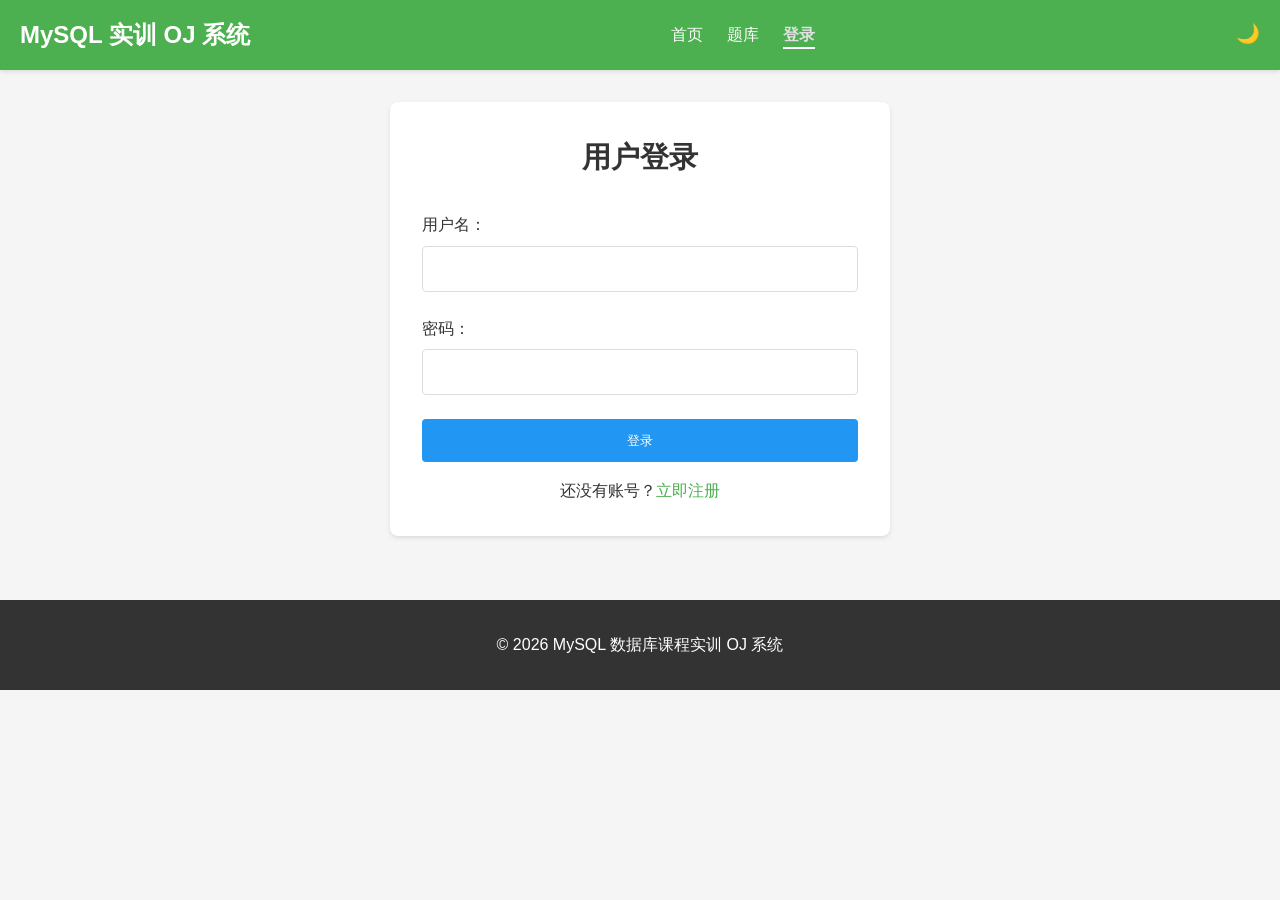
<file: pages/exam/take.html>
<!DOCTYPE html>
<html lang="zh-CN">
<head>
    <meta charset="UTF-8">
    <meta name="viewport" content="width=device-width, initial-scale=1.0">
    <title>参加考试 - MySQL 数据库课程实训 OJ 系统</title>
    <link rel="stylesheet" href="../../css/style.css">
    <style>
        .exam-take {
            padding: 1rem 0;
        }
        
        .exam-header {
            background-color: white;
            border-radius: 8px;
            box-shadow: 0 2px 4px rgba(0,0,0,0.1);
            padding: 1rem 1.5rem;
            margin-bottom: 1rem;
            display: grid;
            grid-template-columns: 1fr auto 1fr;
            align-items: center;
            gap: 1rem;
        }
        
        body.dark-mode .exam-header {
            background-color: #2d2d2d;
            box-shadow: 0 2px 4px rgba(0,0,0,0.3);
        }
        
        .exam-info {
            display: flex;
            flex-direction: column;
            gap: 0.3rem;
        }
        
        .exam-title {
            font-size: 1.3rem;
            font-weight: 600;
        }
        
        .exam-meta {
            font-size: 0.85rem;
            color: #666;
        }
        
        body.dark-mode .exam-meta {
            color: #aaa;
        }
        
        .exam-timer-container {
            display: flex;
            flex-direction: column;
            align-items: center;
            gap: 0.3rem;
        }
        
        .timer-label {
            font-size: 0.85rem;
            color: #666;
        }
        
        body.dark-mode .timer-label {
            color: #aaa;
        }
        
        .timer {
            font-size: 2rem;
            font-weight: 700;
            color: #f44336;
            font-family: 'Courier New', monospace;
            letter-spacing: 2px;
        }
        
        .timer.warning {
            animation: timerPulse 1s infinite;
        }
        
        @keyframes timerPulse {
            0%, 100% { opacity: 1; }
            50% { opacity: 0.5; }
        }
        
        .exam-progress {
            display: flex;
            flex-direction: column;
            align-items: flex-end;
            gap: 0.3rem;
        }
        
        .progress-label {
            font-size: 0.85rem;
            color: #666;
        }
        
        body.dark-mode .progress-label {
            color: #aaa;
        }
        
        .progress-bar-container {
            width: 200px;
            height: 8px;
            background-color: #e0e0e0;
            border-radius: 4px;
            overflow: hidden;
        }
        
        body.dark-mode .progress-bar-container {
            background-color: #444;
        }
        
        .progress-bar {
            height: 100%;
            background-color: #4CAF50;
            border-radius: 4px;
            transition: width 0.3s ease;
        }
        
        .progress-text {
            font-size: 0.85rem;
            font-weight: 500;
        }
        
        .exam-content {
            display: grid;
            grid-template-columns: 220px 1fr;
            gap: 1rem;
            min-height: 600px;
        }
        
        .question-nav {
            background-color: white;
            border-radius: 8px;
            box-shadow: 0 2px 4px rgba(0,0,0,0.1);
            padding: 1rem;
            display: flex;
            flex-direction: column;
            gap: 1rem;
        }
        
        body.dark-mode .question-nav {
            background-color: #2d2d2d;
            box-shadow: 0 2px 4px rgba(0,0,0,0.3);
        }
        
        .nav-header {
            display: flex;
            justify-content: space-between;
            align-items: center;
            padding-bottom: 0.5rem;
            border-bottom: 1px solid #eee;
        }
        
        body.dark-mode .nav-header {
            border-bottom-color: #444;
        }
        
        .nav-title {
            font-weight: 600;
            font-size: 0.95rem;
        }
        
        .nav-stats {
            font-size: 0.8rem;
            color: #666;
        }
        
        body.dark-mode .nav-stats {
            color: #aaa;
        }
        
        .nav-legend {
            display: flex;
            gap: 0.8rem;
            font-size: 0.75rem;
            flex-wrap: wrap;
        }
        
        .legend-item {
            display: flex;
            align-items: center;
            gap: 0.3rem;
        }
        
        .legend-dot {
            width: 12px;
            height: 12px;
            border-radius: 2px;
        }
        
        .legend-dot.answered {
            background-color: #4CAF50;
        }
        
        .legend-dot.unanswered {
            background-color: #e0e0e0;
            border: 1px solid #ccc;
        }
        
        body.dark-mode .legend-dot.unanswered {
            background-color: #3d3d3d;
            border-color: #555;
        }
        
        .legend-dot.current {
            background-color: #2196F3;
        }
        
        .question-list {
            display: grid;
            grid-template-columns: repeat(5, 1fr);
            gap: 0.5rem;
        }
        
        .question-item {
            width: 36px;
            height: 36px;
            border-radius: 4px;
            display: flex;
            align-items: center;
            justify-content: center;
            cursor: pointer;
            font-weight: 500;
            font-size: 0.9rem;
            transition: all 0.2s ease;
        }
        
        .question-item.unanswered {
            background-color: #f5f5f5;
            border: 1px solid #ddd;
            color: #666;
        }
        
        body.dark-mode .question-item.unanswered {
            background-color: #3d3d3d;
            border-color: #555;
            color: #aaa;
        }
        
        .question-item.answered {
            background-color: #e8f5e9;
            border: 1px solid #4CAF50;
            color: #2e7d32;
        }
        
        body.dark-mode .question-item.answered {
            background-color: #1b5e20;
            border-color: #4CAF50;
            color: #a5d6a7;
        }
        
        .question-item.current {
            background-color: #e3f2fd;
            border: 2px solid #2196F3;
            color: #1565C0;
            transform: scale(1.05);
        }
        
        body.dark-mode .question-item.current {
            background-color: #0d47a1;
            border-color: #2196F3;
            color: #90caf9;
        }
        
        .question-item:hover {
            transform: scale(1.08);
        }
        
        .question-content {
            background-color: white;
            border-radius: 8px;
            box-shadow: 0 2px 4px rgba(0,0,0,0.1);
            padding: 1.5rem;
            display: flex;
            flex-direction: column;
        }
        
        body.dark-mode .question-content {
            background-color: #2d2d2d;
            box-shadow: 0 2px 4px rgba(0,0,0,0.3);
        }
        
        .question-header {
            margin-bottom: 1.5rem;
            padding-bottom: 1rem;
            border-bottom: 1px solid #eee;
        }
        
        body.dark-mode .question-header {
            border-bottom-color: #444;
        }
        
        .question-number {
            font-weight: 600;
            margin-bottom: 0.5rem;
            font-size: 0.9rem;
            color: #666;
        }
        
        body.dark-mode .question-number {
            color: #aaa;
        }
        
        .question-title {
            font-size: 1.15rem;
            margin-bottom: 0.8rem;
            font-weight: 600;
        }
        
        .question-description {
            margin-bottom: 1.5rem;
            line-height: 1.7;
            color: #444;
        }
        
        body.dark-mode .question-description {
            color: #ccc;
        }
        
        .sql-editor {
            flex: 1;
            margin-bottom: 1rem;
        }
        
        .editor-body {
            height: 280px;
        }
        
        #sql-input {
            height: 100%;
            resize: none;
        }
        
        .question-actions {
            display: flex;
            gap: 0.8rem;
            justify-content: space-between;
            align-items: center;
            padding-top: 1rem;
            border-top: 1px solid #eee;
            flex-wrap: wrap;
        }
        
        body.dark-mode .question-actions {
            border-top-color: #444;
        }
        
        .action-left {
            display: flex;
            gap: 0.8rem;
        }
        
        .action-right {
            display: flex;
            gap: 0.8rem;
        }
        
        .btn {
            padding: 0.7rem 1.2rem;
            border: none;
            border-radius: 4px;
            font-weight: 500;
            cursor: pointer;
            transition: all 0.2s ease;
            font-size: 0.9rem;
        }
        
        .btn.primary {
            background-color: #4CAF50;
            color: white;
        }
        
        .btn.primary:hover {
            background-color: #45a049;
        }
        
        .btn.secondary {
            background-color: #f5f5f5;
            color: #333;
            border: 1px solid #ddd;
        }
        
        body.dark-mode .btn.secondary {
            background-color: #333;
            color: #e0e0e0;
            border-color: #555;
        }
        
        .btn.secondary:hover {
            background-color: #e8e8e8;
        }
        
        body.dark-mode .btn.secondary:hover {
            background-color: #444;
        }
        
        .btn.danger {
            background-color: #f44336;
            color: white;
        }
        
        .btn.danger:hover {
            background-color: #da190b;
        }
        
        .btn:disabled {
            opacity: 0.5;
            cursor: not-allowed;
        }
        
        .save-status {
            display: flex;
            align-items: center;
            gap: 0.5rem;
            font-size: 0.85rem;
            color: #666;
        }
        
        body.dark-mode .save-status {
            color: #aaa;
        }
        
        .save-status.saving {
            color: #2196F3;
        }
        
        .save-status.saved {
            color: #4CAF50;
        }
        
        .save-status.error {
            color: #f44336;
        }
        
        .save-status-icon {
            font-size: 1rem;
        }
        
        .alert {
            padding: 1rem;
            border-radius: 4px;
            margin-bottom: 1rem;
        }
        
        .alert.warning {
            background-color: #fff3e0;
            color: #ef6c00;
            border: 1px solid #ffcc80;
        }
        
        body.dark-mode .alert.warning {
            background-color: #e65100;
            color: #ffcc80;
            border-color: #ff9800;
        }
        
        .exam-notice-modal {
            position: fixed;
            top: 0;
            left: 0;
            width: 100%;
            height: 100%;
            background-color: rgba(0, 0, 0, 0.6);
            display: flex;
            align-items: center;
            justify-content: center;
            z-index: 2000;
            opacity: 0;
            visibility: hidden;
            transition: all 0.3s ease;
        }
        
        .exam-notice-modal.show {
            opacity: 1;
            visibility: visible;
        }
        
        .notice-content {
            background-color: white;
            border-radius: 12px;
            width: 90%;
            max-width: 600px;
            max-height: 85vh;
            overflow: hidden;
            display: flex;
            flex-direction: column;
            box-shadow: 0 10px 40px rgba(0,0,0,0.3);
            transform: scale(0.9);
            transition: transform 0.3s ease;
        }
        
        .exam-notice-modal.show .notice-content {
            transform: scale(1);
        }
        
        body.dark-mode .notice-content {
            background-color: #2d2d2d;
        }
        
        .notice-header {
            padding: 1.5rem;
            background: linear-gradient(135deg, #4CAF50 0%, #45a049 100%);
            color: white;
            text-align: center;
        }
        
        .notice-header h2 {
            margin: 0;
            font-size: 1.5rem;
        }
        
        .notice-header p {
            margin: 0.5rem 0 0;
            opacity: 0.9;
            font-size: 0.95rem;
        }
        
        .notice-body {
            padding: 1.5rem;
            overflow-y: auto;
            flex: 1;
        }
        
        .notice-section {
            margin-bottom: 1.5rem;
        }
        
        .notice-section:last-child {
            margin-bottom: 0;
        }
        
        .notice-section h3 {
            font-size: 1.1rem;
            color: #4CAF50;
            margin-bottom: 0.8rem;
            display: flex;
            align-items: center;
            gap: 0.5rem;
        }
        
        body.dark-mode .notice-section h3 {
            color: #81c784;
        }
        
        .notice-section ul {
            margin: 0;
            padding-left: 1.5rem;
        }
        
        .notice-section li {
            margin-bottom: 0.6rem;
            line-height: 1.6;
            color: #444;
        }
        
        body.dark-mode .notice-section li {
            color: #ccc;
        }
        
        .notice-section li strong {
            color: #f44336;
        }
        
        .notice-footer {
            padding: 1rem 1.5rem;
            border-top: 1px solid #eee;
            display: flex;
            flex-direction: column;
            gap: 1rem;
            align-items: center;
        }
        
        body.dark-mode .notice-footer {
            border-top-color: #444;
        }
        
        .notice-checkbox {
            display: flex;
            align-items: center;
            gap: 0.5rem;
            cursor: pointer;
            font-size: 0.95rem;
        }
        
        .notice-checkbox input {
            width: 18px;
            height: 18px;
            cursor: pointer;
        }
        
        .notice-start-btn {
            padding: 0.9rem 3rem;
            font-size: 1.1rem;
            background-color: #4CAF50;
            color: white;
            border: none;
            border-radius: 6px;
            cursor: pointer;
            font-weight: 600;
            transition: all 0.2s ease;
        }
        
        .notice-start-btn:hover:not(:disabled) {
            background-color: #45a049;
            transform: translateY(-2px);
        }
        
        .notice-start-btn:disabled {
            background-color: #ccc;
            cursor: not-allowed;
            transform: none;
        }
        
        body.dark-mode .notice-start-btn:disabled {
            background-color: #555;
        }
        
        .time-up-modal {
            position: fixed;
            top: 0;
            left: 0;
            width: 100%;
            height: 100%;
            background-color: rgba(0, 0, 0, 0.8);
            display: flex;
            align-items: center;
            justify-content: center;
            z-index: 3000;
            opacity: 0;
            visibility: hidden;
            transition: all 0.3s ease;
        }
        
        .time-up-modal.show {
            opacity: 1;
            visibility: visible;
        }
        
        .time-up-content {
            background-color: white;
            border-radius: 12px;
            width: 90%;
            max-width: 400px;
            padding: 2rem;
            text-align: center;
            box-shadow: 0 10px 40px rgba(0,0,0,0.4);
            transform: scale(0.9);
            transition: transform 0.3s ease;
        }
        
        .time-up-modal.show .time-up-content {
            transform: scale(1);
        }
        
        body.dark-mode .time-up-content {
            background-color: #2d2d2d;
        }
        
        .time-up-icon {
            font-size: 4rem;
            margin-bottom: 1rem;
        }
        
        .time-up-title {
            font-size: 1.5rem;
            font-weight: 600;
            margin-bottom: 0.5rem;
            color: #f44336;
        }
        
        .time-up-message {
            color: #666;
            margin-bottom: 1.5rem;
        }
        
        body.dark-mode .time-up-message {
            color: #aaa;
        }
        
        .time-up-btn {
            padding: 0.8rem 2rem;
            background-color: #4CAF50;
            color: white;
            border: none;
            border-radius: 6px;
            font-size: 1rem;
            font-weight: 500;
            cursor: pointer;
            transition: all 0.2s ease;
        }
        
        .time-up-btn:hover {
            background-color: #45a049;
        }
        
        @media (max-width: 768px) {
            .exam-header {
                grid-template-columns: 1fr;
                text-align: center;
            }
            
            .exam-info, .exam-progress {
                align-items: center;
            }
            
            .exam-content {
                grid-template-columns: 1fr;
            }
            
            .question-nav {
                order: 2;
            }
            
            .question-list {
                grid-template-columns: repeat(10, 1fr);
            }
            
            .question-actions {
                flex-direction: column;
            }
            
            .action-left, .action-right {
                width: 100%;
                justify-content: center;
            }
        }
        
        @media (max-width: 576px) {
            .exam-take {
                padding: 0.5rem 0;
            }
            
            .exam-header {
                padding: 0.75rem 1rem;
                gap: 0.5rem;
            }
            
            .exam-title {
                font-size: 1.1rem;
            }
            
            .exam-meta {
                font-size: 0.75rem;
            }
            
            .timer {
                font-size: 1.5rem;
            }
            
            .timer-label,
            .progress-label {
                font-size: 0.75rem;
            }
            
            .progress-bar-container {
                width: 150px;
            }
            
            .progress-text {
                font-size: 0.75rem;
            }
            
            .alert {
                padding: 0.75rem;
                font-size: 0.85rem;
            }
            
            .question-nav {
                padding: 0.75rem;
            }
            
            .nav-title {
                font-size: 0.9rem;
            }
            
            .nav-stats {
                font-size: 0.75rem;
            }
            
            .nav-legend {
                font-size: 0.7rem;
            }
            
            .question-list {
                grid-template-columns: repeat(5, 1fr);
            }
            
            .question-item {
                width: 32px;
                height: 32px;
                font-size: 0.85rem;
            }
            
            .question-content {
                padding: 1rem;
            }
            
            .question-header {
                margin-bottom: 1rem;
                padding-bottom: 0.75rem;
            }
            
            .question-number {
                font-size: 0.8rem;
            }
            
            .question-title {
                font-size: 1rem;
            }
            
            .question-description {
                font-size: 0.9rem;
                margin-bottom: 1rem;
            }
            
            .editor-body {
                height: 200px;
            }
            
            .btn {
                padding: 0.6rem 1rem;
                font-size: 0.85rem;
            }
            
            .save-status {
                font-size: 0.75rem;
            }
            
            .action-left,
            .action-right {
                flex-wrap: wrap;
                gap: 0.5rem;
            }
            
            .notice-content {
                width: 95%;
                max-height: 90vh;
            }
            
            .notice-header {
                padding: 1rem;
            }
            
            .notice-header h2 {
                font-size: 1.2rem;
            }
            
            .notice-header p {
                font-size: 0.85rem;
            }
            
            .notice-body {
                padding: 1rem;
            }
            
            .notice-section h3 {
                font-size: 1rem;
            }
            
            .notice-section li {
                font-size: 0.85rem;
            }
            
            .notice-footer {
                padding: 0.75rem 1rem;
            }
            
            .notice-checkbox {
                font-size: 0.85rem;
            }
            
            .notice-start-btn {
                padding: 0.75rem 2rem;
                font-size: 1rem;
            }
            
            .time-up-content {
                width: 95%;
                padding: 1.5rem;
            }
            
            .time-up-icon {
                font-size: 3rem;
            }
            
            .time-up-title {
                font-size: 1.2rem;
            }
            
            .time-up-message {
                font-size: 0.9rem;
            }
        }
        
        @media (max-width: 480px) {
            .exam-title {
                font-size: 1rem;
            }
            
            .timer {
                font-size: 1.3rem;
            }
            
            .progress-bar-container {
                width: 120px;
            }
            
            .question-list {
                grid-template-columns: repeat(5, 1fr);
                gap: 0.4rem;
            }
            
            .question-item {
                width: 28px;
                height: 28px;
                font-size: 0.8rem;
            }
            
            .question-title {
                font-size: 0.95rem;
            }
            
            .editor-body {
                height: 180px;
            }
            
            .btn {
                padding: 0.5rem 0.8rem;
                font-size: 0.8rem;
            }
        }
        
        @media (max-width: 768px) and (orientation: landscape) {
            .exam-header {
                grid-template-columns: 1fr auto 1fr;
            }
            
            .exam-content {
                grid-template-columns: 1fr;
            }
            
            .question-nav {
                max-height: 150px;
                overflow-y: auto;
            }
            
            .question-list {
                grid-template-columns: repeat(10, 1fr);
            }
            
            .editor-body {
                height: 150px;
            }
        }
    </style>
</head>
<body>
    <header>
        <nav>
            <div class="container">
                <h1>MySQL 实训 OJ 系统</h1>
                <button class="menu-toggle" id="menu-toggle" aria-label="菜单">
                    <span></span>
                    <span></span>
                    <span></span>
                </button>
                <ul id="nav-menu">
                </ul>
                <div class="theme-toggle">
                    <button id="theme-btn">🌙</button>
                </div>
            </div>
        </nav>
    </header>
    
    <main>
        <section class="exam-take">
            <div class="container">
                <div class="exam-header">
                    <div class="exam-info">
                        <div class="exam-title" id="exam-title">考试名称</div>
                        <div class="exam-meta" id="exam-meta">题目数量：10 | 总分：100分</div>
                    </div>
                    <div class="exam-timer-container">
                        <span class="timer-label">剩余时间</span>
                        <span class="timer" id="timer">00:00:00</span>
                    </div>
                    <div class="exam-progress">
                        <span class="progress-label">答题进度</span>
                        <div class="progress-bar-container">
                            <div class="progress-bar" id="progress-bar" style="width: 0%"></div>
                        </div>
                        <span class="progress-text" id="progress-text">0/10</span>
                    </div>
                </div>
                
                <div class="alert warning" id="warning-alert">
                    <strong>注意：</strong>考试过程中请勿刷新页面，否则会导致考试数据丢失！
                </div>
                
                <div class="exam-content">
                    <div class="question-nav">
                        <div class="nav-header">
                            <div class="nav-title">题目导航</div>
                            <div class="nav-stats" id="nav-stats">已答 0/10</div>
                        </div>
                        <div class="nav-legend">
                            <div class="legend-item">
                                <div class="legend-dot answered"></div>
                                <span>已答</span>
                            </div>
                            <div class="legend-item">
                                <div class="legend-dot unanswered"></div>
                                <span>未答</span>
                            </div>
                            <div class="legend-item">
                                <div class="legend-dot current"></div>
                                <span>当前</span>
                            </div>
                        </div>
                        <div class="question-list" id="question-list">
                        </div>
                    </div>
                    
                    <div class="question-content">
                        <div class="question-header">
                            <div class="question-number" id="question-number">题目 1/10</div>
                            <div class="question-title" id="question-title">题目名称</div>
                        </div>
                        
                        <div class="question-description" id="question-description">题目描述</div>
                        
                        <div class="sql-editor">
                            <div class="editor-body">
                                <textarea id="sql-input" placeholder="请输入 SQL 语句..."></textarea>
                            </div>
                        </div>
                        
                        <div class="question-actions">
                            <div class="action-left">
                                <button id="prev-btn" class="btn secondary">◀ 上一题</button>
                                <button id="next-btn" class="btn secondary">下一题 ▶</button>
                            </div>
                            <div class="save-status" id="save-status">
                                <span class="save-status-icon">💾</span>
                                <span class="save-status-text">已保存</span>
                            </div>
                            <div class="action-right">
                                <button id="run-btn" class="btn secondary">▶ 运行</button>
                                <button id="submit-btn" class="btn primary">提交考试</button>
                            </div>
                        </div>
                    </div>
                </div>
            </div>
        </section>
    </main>
    
    <div class="exam-notice-modal" id="exam-notice-modal">
        <div class="notice-content">
            <div class="notice-header">
                <h2>📋 考试须知</h2>
                <p id="notice-exam-name">考试名称</p>
            </div>
            <div class="notice-body">
                <div class="notice-section">
                    <h3>⏰ 时间规则</h3>
                    <ul>
                        <li>考试时间为 <strong id="notice-duration">60</strong> 分钟，请合理安排答题时间</li>
                        <li>倒计时结束后系统将<strong>自动提交</strong>您的答案</li>
                        <li>请勿刷新页面，否则可能导致答题进度丢失</li>
                    </ul>
                </div>
                <div class="notice-section">
                    <h3>📝 答题规则</h3>
                    <ul>
                        <li>本考试共 <strong id="notice-question-count">10</strong> 道题目，每题 10 分</li>
                        <li>请在 SQL 编辑器中编写正确的 SQL 语句</li>
                        <li>可以点击"运行"按钮测试您的 SQL 语句</li>
                        <li>答案会<strong>每30秒自动保存</strong>，也可手动保存</li>
                        <li>可随时切换题目，切换时自动保存当前答案</li>
                    </ul>
                </div>
                <div class="notice-section">
                    <h3>⚠️ 注意事项</h3>
                    <ul>
                        <li>考试过程中请保持网络连接稳定</li>
                        <li>禁止使用外部工具或查阅资料</li>
                        <li>提交后无法修改答案，请确认后再提交</li>
                        <li>如遇技术问题，请及时联系监考老师</li>
                    </ul>
                </div>
            </div>
            <div class="notice-footer">
                <label class="notice-checkbox">
                    <input type="checkbox" id="agree-checkbox">
                    <span>我已阅读并同意以上考试规则</span>
                </label>
                <button class="notice-start-btn" id="start-exam-btn" disabled>开始考试</button>
            </div>
        </div>
    </div>
    
    <div class="time-up-modal" id="time-up-modal">
        <div class="time-up-content">
            <div class="time-up-icon">⏰</div>
            <div class="time-up-title">考试时间已到</div>
            <div class="time-up-message">系统正在自动提交您的答案，请稍候...</div>
            <button class="time-up-btn" id="view-result-btn" style="display: none;">查看结果</button>
        </div>
    </div>
    
    <footer>
        <div class="container">
            <p>&copy; 2026 MySQL 数据库课程实训 OJ 系统</p>
        </div>
    </footer>
    
    <script type="module" src="../../js/core.js"></script>
    <script type="module">
        import examManager from '../../js/exam-manager.js';
        import examSession from '../../js/exam-session.js';
        import userSystem from '../../js/user-system.js';
        import { formatTime, debounce } from '../../js/exam-utils.js';

        document.addEventListener('DOMContentLoaded', async () => {
            const examTitle = document.getElementById('exam-title');
            const examMeta = document.getElementById('exam-meta');
            const timer = document.getElementById('timer');
            const progressBar = document.getElementById('progress-bar');
            const progressText = document.getElementById('progress-text');
            const questionList = document.getElementById('question-list');
            const questionNumber = document.getElementById('question-number');
            const questionTitle = document.getElementById('question-title');
            const questionDescription = document.getElementById('question-description');
            const sqlInput = document.getElementById('sql-input');
            const prevBtn = document.getElementById('prev-btn');
            const nextBtn = document.getElementById('next-btn');
            const runBtn = document.getElementById('run-btn');
            const submitBtn = document.getElementById('submit-btn');
            const saveStatus = document.getElementById('save-status');
            const navStats = document.getElementById('nav-stats');
            const noticeModal = document.getElementById('exam-notice-modal');
            const agreeCheckbox = document.getElementById('agree-checkbox');
            const startExamBtn = document.getElementById('start-exam-btn');
            const noticeExamName = document.getElementById('notice-exam-name');
            const noticeDuration = document.getElementById('notice-duration');
            const noticeQuestionCount = document.getElementById('notice-question-count');
            const timeUpModal = document.getElementById('time-up-modal');
            const viewResultBtn = document.getElementById('view-result-btn');

            let currentQuestionIndex = 0;
            let examQuestions = [];
            let examId = null;
            let examInfo = null;
            let autoSaveInterval = null;
            let lastSavedAnswer = '';
            let isExamStarted = false;
            let sessionId = null;

            if (!userSystem.isLoggedIn()) {
                alert('请先登录后参加考试');
                window.location.href = '../../pages/user.html';
                return;
            }

            const urlParams = new URLSearchParams(window.location.search);
            examId = urlParams.get('id');

            if (!examId) {
                alert('考试ID不存在');
                window.location.href = 'manage.html';
                return;
            }

            async function initExam() {
                try {
                    examInfo = await examManager.getExamById(examId);
                    if (!examInfo) {
                        alert('考试不存在');
                        window.location.href = 'list.html';
                        return;
                    }

                    examTitle.textContent = examInfo.name;
                    noticeExamName.textContent = examInfo.name;
                    noticeDuration.textContent = examInfo.duration;
                    noticeQuestionCount.textContent = examInfo.questionCount;
                    examMeta.textContent = `题目数量：${examInfo.questionCount} | 总分：${examInfo.questionCount * 10}分`;

                    const questionResult = await examManager.generateExamQuestions(examId);
                    if (!questionResult.success) {
                        alert('生成考试题目失败: ' + questionResult.error);
                        window.location.href = 'list.html';
                        return;
                    }

                    examQuestions = questionResult.questions;
                    progressText.textContent = `0/${examQuestions.length}`;

                    showNoticeModal();
                } catch (error) {
                    console.error('初始化考试失败:', error);
                    alert('初始化失败，请重试');
                }
            }

            function showNoticeModal() {
                noticeModal.classList.add('show');
            }

            function hideNoticeModal() {
                noticeModal.classList.remove('show');
            }

            agreeCheckbox.addEventListener('change', () => {
                startExamBtn.disabled = !agreeCheckbox.checked;
            });

            startExamBtn.addEventListener('click', async () => {
                if (!agreeCheckbox.checked) return;
                
                hideNoticeModal();
                await startExamSession();
            });

            async function startExamSession() {
                try {
                    const sessionResult = await examSession.startExam(examId, examQuestions);
                    if (!sessionResult.success) {
                        alert('开始考试失败: ' + sessionResult.error);
                        window.location.href = 'list.html';
                        return;
                    }

                    sessionId = examSession.currentSession.id;
                    isExamStarted = true;

                    renderQuestionNav();
                    loadQuestion(0);
                    startTimer();
                    startAutoSave();
                    setupTimeUpHandler();
                } catch (error) {
                    console.error('开始考试会话失败:', error);
                    alert('开始考试失败，请重试');
                }
            }

            function renderQuestionNav() {
                const session = examSession.getCurrentSession();
                let answeredCount = 0;

                questionList.innerHTML = examQuestions.map((_, index) => {
                    const answered = session && session.answers[index] && session.answers[index].trim() !== '';
                    if (answered) answeredCount++;
                    const answeredClass = answered ? 'answered' : 'unanswered';
                    const currentClass = index === currentQuestionIndex ? 'current' : '';
                    return `
                        <div class="question-item ${answeredClass} ${currentClass}" data-index="${index}">
                            ${index + 1}
                        </div>
                    `;
                }).join('');

                navStats.textContent = `已答 ${answeredCount}/${examQuestions.length}`;
                updateProgress(answeredCount);

                document.querySelectorAll('.question-item').forEach(item => {
                    item.addEventListener('click', async (e) => {
                        const index = parseInt(e.target.dataset.index);
                        if (index !== currentQuestionIndex) {
                            await saveCurrentAnswer();
                            currentQuestionIndex = index;
                            loadQuestion(index);
                            renderQuestionNav();
                        }
                    });
                });
            }

            function updateProgress(answeredCount) {
                const total = examQuestions.length;
                const percentage = (answeredCount / total) * 100;
                progressBar.style.width = `${percentage}%`;
                progressText.textContent = `${answeredCount}/${total}`;
            }

            function loadQuestion(index) {
                const question = examQuestions[index];
                questionNumber.textContent = `题目 ${index + 1}/${examQuestions.length}`;
                questionTitle.textContent = question.title;
                questionDescription.textContent = question.description;

                const session = examSession.getCurrentSession();
                if (session && session.answers[index]) {
                    sqlInput.value = session.answers[index];
                    lastSavedAnswer = session.answers[index];
                } else {
                    sqlInput.value = '';
                    lastSavedAnswer = '';
                }

                prevBtn.disabled = index === 0;
                nextBtn.disabled = index === examQuestions.length - 1;

                renderQuestionNav();
                updateSaveStatus('saved');
            }

            async function saveCurrentAnswer() {
                if (!isExamStarted) return;
                
                const answer = sqlInput.value.trim();
                if (answer === lastSavedAnswer) return;

                updateSaveStatus('saving');
                
                try {
                    const result = await examSession.saveAnswer(currentQuestionIndex, answer);
                    if (result.success) {
                        lastSavedAnswer = answer;
                        updateSaveStatus('saved');
                        renderQuestionNav();
                    } else {
                        updateSaveStatus('error');
                    }
                } catch (error) {
                    console.error('保存答案失败:', error);
                    updateSaveStatus('error');
                }
            }

            function updateSaveStatus(status) {
                const statusEl = saveStatus;
                const textEl = statusEl.querySelector('.save-status-text');
                const iconEl = statusEl.querySelector('.save-status-icon');
                
                statusEl.className = 'save-status ' + status;
                
                switch (status) {
                    case 'saving':
                        iconEl.textContent = '⏳';
                        textEl.textContent = '保存中...';
                        break;
                    case 'saved':
                        iconEl.textContent = '✅';
                        textEl.textContent = '已保存';
                        break;
                    case 'error':
                        iconEl.textContent = '❌';
                        textEl.textContent = '保存失败';
                        break;
                    default:
                        iconEl.textContent = '💾';
                        textEl.textContent = '已保存';
                }
            }

            function startTimer() {
                const timerInterval = setInterval(() => {
                    const remainingTime = examSession.getRemainingTime();
                    timer.textContent = formatTime(remainingTime);
                    
                    if (remainingTime <= 300 && remainingTime > 0) {
                        timer.classList.add('warning');
                    } else {
                        timer.classList.remove('warning');
                    }
                    
                    if (remainingTime <= 0) {
                        clearInterval(timerInterval);
                    }
                }, 1000);
            }

            function startAutoSave() {
                autoSaveInterval = setInterval(async () => {
                    if (isExamStarted) {
                        await saveCurrentAnswer();
                    }
                }, 30000);
            }

            function setupTimeUpHandler() {
                examSession.onTimeUp(async () => {
                    await handleTimeUp();
                });
            }

            async function handleTimeUp() {
                isExamStarted = false;
                
                if (autoSaveInterval) {
                    clearInterval(autoSaveInterval);
                }

                timeUpModal.classList.add('show');

                await saveCurrentAnswer();

                const result = await examSession.endExam();
                
                setTimeout(() => {
                    timeUpModal.querySelector('.time-up-message').textContent = '您的答案已成功提交！';
                    viewResultBtn.style.display = 'inline-block';
                }, 1500);
            }

            viewResultBtn.addEventListener('click', () => {
                window.location.href = `result.html?id=${sessionId}`;
            });

            prevBtn.addEventListener('click', async () => {
                if (currentQuestionIndex > 0) {
                    await saveCurrentAnswer();
                    currentQuestionIndex--;
                    loadQuestion(currentQuestionIndex);
                }
            });

            nextBtn.addEventListener('click', async () => {
                if (currentQuestionIndex < examQuestions.length - 1) {
                    await saveCurrentAnswer();
                    currentQuestionIndex++;
                    loadQuestion(currentQuestionIndex);
                }
            });

            runBtn.addEventListener('click', async () => {
                const answer = sqlInput.value.trim();
                if (!answer) {
                    alert('请输入 SQL 语句');
                    return;
                }

                runBtn.disabled = true;
                runBtn.textContent = '运行中...';

                try {
                    const judgeEngine = await import('../../js/judge-engine.js').then(module => module.default);
                    const question = examQuestions[currentQuestionIndex];
                    const result = await judgeEngine.judge(question, answer);
                    
                    if (result.result === 'AC') {
                        alert('✅ 运行成功！结果正确');
                    } else {
                        alert(`❌ 运行结果：${result.result}\n${result.message || ''}`);
                    }
                } catch (error) {
                    alert('运行出错：' + error.message);
                } finally {
                    runBtn.disabled = false;
                    runBtn.textContent = '▶ 运行';
                }
            });

            submitBtn.addEventListener('click', async () => {
                const session = examSession.getCurrentSession();
                const answeredCount = Object.values(session.answers).filter(a => a && a.trim() !== '').length;
                const unansweredCount = examQuestions.length - answeredCount;

                let confirmMsg = '确定要提交考试吗？提交后将无法修改答案。';
                if (unansweredCount > 0) {
                    confirmMsg = `您还有 ${unansweredCount} 道题目未作答，确定要提交吗？提交后将无法修改答案。`;
                }

                if (confirm(confirmMsg)) {
                    await saveCurrentAnswer();
                    
                    isExamStarted = false;
                    if (autoSaveInterval) {
                        clearInterval(autoSaveInterval);
                    }

                    submitBtn.disabled = true;
                    submitBtn.textContent = '提交中...';

                    const result = await examSession.endExam();
                    if (result.success) {
                        window.location.href = `result.html?id=${sessionId}`;
                    } else {
                        alert('提交失败: ' + result.error);
                        submitBtn.disabled = false;
                        submitBtn.textContent = '提交考试';
                        isExamStarted = true;
                        startAutoSave();
                    }
                }
            });

            const debouncedSave = debounce(async () => {
                if (isExamStarted) {
                    await saveCurrentAnswer();
                }
            }, 2000);

            sqlInput.addEventListener('input', debouncedSave);

            window.addEventListener('beforeunload', (e) => {
                if (isExamStarted) {
                    e.preventDefault();
                    e.returnValue = '确定要离开考试页面吗？未保存的答案将会丢失。';
                }
            });

            await initExam();
        });
    </script>
</body>
</html>
</file>
<file: css/style.css>
/* 全局样式重置 */
* {
    margin: 0;
    padding: 0;
    box-sizing: border-box;
}

/* 基础样式 */
body {
    font-family: -apple-system, BlinkMacSystemFont, 'Segoe UI', Roboto, Oxygen, Ubuntu, Cantarell, sans-serif;
    line-height: 1.6;
    color: #333;
    background-color: #f5f5f5;
    transition: all 0.3s ease;
}

/* 暗色模式 */
body.dark-mode {
    background-color: #1a1a1a;
    color: #e0e0e0;
}

/* 容器 */
.container {
    max-width: 1200px;
    margin: 0 auto;
    padding: 0 20px;
}

/* 头部导航 */
header {
    background-color: #4CAF50;
    color: white;
    box-shadow: 0 2px 4px rgba(0,0,0,0.1);
    position: sticky;
    top: 0;
    z-index: 1000;
}

nav {
    padding: 1rem 0;
}

nav .container {
    display: flex;
    justify-content: space-between;
    align-items: center;
}

nav h1 {
    font-size: 1.5rem;
    font-weight: 600;
}

nav ul {
    display: flex;
    list-style: none;
    gap: 1.5rem;
}

nav ul li a {
    color: white;
    text-decoration: none;
    font-weight: 500;
    transition: color 0.3s ease;
}

nav ul li a:hover,
nav ul li a.active {
    color: #e0e0e0;
}

nav ul li a.active {
    font-weight: 600;
    border-bottom: 2px solid white;
    padding-bottom: 0.25rem;
}

.theme-toggle button {
    background: none;
    border: none;
    font-size: 1.2rem;
    cursor: pointer;
    color: white;
}

.menu-toggle {
    display: none;
    flex-direction: column;
    justify-content: space-around;
    width: 28px;
    height: 24px;
    background: transparent;
    border: none;
    cursor: pointer;
    padding: 0;
    z-index: 1001;
}

.menu-toggle span {
    width: 28px;
    height: 3px;
    background: white;
    border-radius: 3px;
    transition: all 0.3s ease;
    transform-origin: center;
}

.menu-toggle.active span:nth-child(1) {
    transform: rotate(45deg) translate(5px, 8px);
}

.menu-toggle.active span:nth-child(2) {
    opacity: 0;
}

.menu-toggle.active span:nth-child(3) {
    transform: rotate(-45deg) translate(5px, -8px);
}

/* 英雄区域 */
.hero {
    background: linear-gradient(135deg, #4CAF50 0%, #45a049 100%);
    color: white;
    padding: 4rem 0;
    text-align: center;
}

.hero h2 {
    font-size: 2.5rem;
    margin-bottom: 1rem;
}

.hero p {
    font-size: 1.2rem;
    margin-bottom: 2rem;
    max-width: 800px;
    margin-left: auto;
    margin-right: auto;
}

.buttons {
    display: flex;
    justify-content: center;
    gap: 1rem;
    flex-wrap: wrap;
}

/* 按钮样式 */
.btn {
    padding: 0.8rem 1.5rem;
    border: none;
    border-radius: 4px;
    font-weight: 500;
    cursor: pointer;
    transition: all 0.3s ease;
    text-decoration: none;
    display: inline-block;
    text-align: center;
}

.btn.primary {
    background-color: #2196F3;
    color: white;
}

.btn.primary:hover {
    background-color: #0b7dda;
}

.btn.secondary {
    background-color: #f5f5f5;
    color: #333;
    border: 1px solid #ddd;
}

body.dark-mode .btn.secondary {
    background-color: #333;
    color: #e0e0e0;
    border-color: #555;
}

.btn.secondary:hover {
    background-color: #e0e0e0;
}

body.dark-mode .btn.secondary:hover {
    background-color: #444;
}

/* 特性区域 */
.features {
    padding: 4rem 0;
}

.features h3 {
    text-align: center;
    font-size: 2rem;
    margin-bottom: 2rem;
}

.feature-grid {
    display: grid;
    grid-template-columns: repeat(auto-fit, minmax(250px, 1fr));
    gap: 2rem;
}

.feature-item {
    background-color: white;
    padding: 2rem;
    border-radius: 8px;
    box-shadow: 0 2px 4px rgba(0,0,0,0.1);
    transition: transform 0.3s ease, box-shadow 0.3s ease;
}

body.dark-mode .feature-item {
    background-color: #2d2d2d;
    box-shadow: 0 2px 4px rgba(0,0,0,0.3);
}

.feature-item:hover {
    transform: translateY(-5px);
    box-shadow: 0 5px 15px rgba(0,0,0,0.1);
}

body.dark-mode .feature-item:hover {
    box-shadow: 0 5px 15px rgba(0,0,0,0.4);
}

.feature-item h4 {
    font-size: 1.2rem;
    margin-bottom: 1rem;
    color: #4CAF50;
}

/* 题库页面 */
.problems {
    padding: 2rem 0;
}

.problems h2 {
    font-size: 2rem;
    margin-bottom: 2rem;
    text-align: center;
}

.filters {
    display: flex;
    gap: 1rem;
    margin-bottom: 2rem;
    flex-wrap: wrap;
    align-items: center;
}

.filter-group {
    display: flex;
    align-items: center;
    gap: 0.5rem;
}

.filter-group label {
    font-weight: 500;
}

.filter-group select,
.filter-group input {
    padding: 0.5rem;
    border: 1px solid #ddd;
    border-radius: 4px;
    background-color: white;
    color: #333;
}

body.dark-mode .filter-group select,
body.dark-mode .filter-group input {
    background-color: #333;
    color: #e0e0e0;
    border-color: #555;
}

.problem-list {
    margin-bottom: 2rem;
}

.problem-list table {
    width: 100%;
    border-collapse: collapse;
    background-color: white;
    border-radius: 8px;
    overflow: hidden;
    box-shadow: 0 2px 4px rgba(0,0,0,0.1);
}

body.dark-mode .problem-list table {
    background-color: #2d2d2d;
    box-shadow: 0 2px 4px rgba(0,0,0,0.3);
}

.problem-list th,
.problem-list td {
    padding: 1rem;
    text-align: left;
    border-bottom: 1px solid #ddd;
}

body.dark-mode .problem-list th,
body.dark-mode .problem-list td {
    border-bottom-color: #555;
}

.problem-list th {
    background-color: #f5f5f5;
    font-weight: 600;
}

body.dark-mode .problem-list th {
    background-color: #3d3d3d;
}

.problem-list tr:hover {
    background-color: #f9f9f9;
}

body.dark-mode .problem-list tr:hover {
    background-color: #3d3d3d;
}

.pagination {
    display: flex;
    justify-content: center;
    align-items: center;
    gap: 1rem;
}

.pagination button {
    padding: 0.5rem 1rem;
    border: 1px solid #ddd;
    border-radius: 4px;
    background-color: white;
    cursor: pointer;
    transition: all 0.3s ease;
}

body.dark-mode .pagination button {
    background-color: #333;
    color: #e0e0e0;
    border-color: #555;
}

.pagination button:hover:not(:disabled) {
    background-color: #f5f5f5;
}

body.dark-mode .pagination button:hover:not(:disabled) {
    background-color: #444;
}

.pagination button:disabled {
    opacity: 0.5;
    cursor: not-allowed;
}

/* 题目详情页面 - 新布局 */
.problem-detail {
    padding: 1.5rem 0;
}

.detail-layout {
    display: grid;
    grid-template-columns: 320px 1fr;
    gap: 1.5rem;
    min-height: calc(100vh - 200px);
    transition: grid-template-columns 0.3s ease;
}

/* 侧边栏折叠状态 */
.detail-layout.sidebar-collapsed {
    grid-template-columns: 60px 1fr;
}

/* 侧边栏 - 题目信息 */
.problem-sidebar {
    display: flex;
    flex-direction: column;
    gap: 1rem;
    transition: all 0.3s ease;
    position: relative;
    overflow: hidden;
}

.problem-sidebar.collapsed {
    overflow: hidden;
}

.problem-sidebar.collapsed .problem-header,
.problem-sidebar.collapsed .problem-info-sections {
    opacity: 0;
    transform: translateX(-100%);
    pointer-events: none;
}

/* 侧边栏头部 */
.sidebar-header {
    position: absolute;
    top: 10px;
    right: 10px;
    z-index: 10;
}

.collapse-btn {
    width: 30px;
    height: 30px;
    border: none;
    border-radius: 50%;
    background-color: rgba(255, 255, 255, 0.8);
    box-shadow: 0 2px 4px rgba(0,0,0,0.2);
    cursor: pointer;
    display: flex;
    align-items: center;
    justify-content: center;
    font-size: 12px;
    transition: all 0.3s ease;
}

body.dark-mode .collapse-btn {
    background-color: rgba(50, 50, 50, 0.8);
    color: #e0e0e0;
}

.collapse-btn:hover {
    background-color: white;
    transform: scale(1.05);
}

body.dark-mode .collapse-btn:hover {
    background-color: #444;
}

.problem-sidebar.collapsed .collapse-btn {
    position: absolute;
    top: 50%;
    left: 50%;
    transform: translate(-50%, -50%);
    right: auto;
}

/* 调整宽度的handle */
.resize-handle {
    position: absolute;
    top: 0;
    right: 0;
    width: 4px;
    height: 100%;
    cursor: col-resize;
    background-color: transparent;
    transition: background-color 0.3s ease;
}

.resize-handle:hover {
    background-color: rgba(76, 175, 80, 0.3);
}

/* 右侧工作区最小宽度 */
.editor-workspace {
    min-width: 400px;
}

.problem-sidebar .problem-header {
    margin-bottom: 0;
    padding: 1rem;
    border-bottom: none;
    background-color: white;
    border-radius: 8px;
    box-shadow: 0 2px 4px rgba(0,0,0,0.1);
}

body.dark-mode .problem-sidebar .problem-header {
    background-color: #2d2d2d;
    box-shadow: 0 2px 4px rgba(0,0,0,0.3);
}

.problem-sidebar .problem-header h2 {
    font-size: 1.2rem;
    margin-bottom: 0.8rem;
    line-height: 1.4;
}

.problem-sidebar .problem-meta {
    display: flex;
    flex-wrap: wrap;
    gap: 0.6rem;
    font-size: 0.85rem;
    color: #666;
}

body.dark-mode .problem-sidebar .problem-meta {
    color: #aaa;
}

.problem-sidebar .problem-meta .chapter {
    background-color: #f0f0f0;
    padding: 0.3rem 0.6rem;
    border-radius: 4px;
}

body.dark-mode .problem-sidebar .problem-meta .chapter {
    background-color: #3d3d3d;
}

.problem-sidebar .problem-meta .difficulty {
    padding: 0.3rem 0.6rem;
    border-radius: 4px;
    font-weight: 500;
}

.problem-sidebar .problem-meta .difficulty.easy {
    background-color: #e8f5e9;
    color: #2e7d32;
}

.problem-sidebar .problem-meta .difficulty.medium {
    background-color: #fff3e0;
    color: #ef6c00;
}

.problem-sidebar .problem-meta .difficulty.hard {
    background-color: #ffebee;
    color: #c62828;
}

body.dark-mode .problem-sidebar .problem-meta .difficulty.easy {
    background-color: #1b5e20;
    color: #a5d6a7;
}

body.dark-mode .problem-sidebar .problem-meta .difficulty.medium {
    background-color: #e65100;
    color: #ffcc80;
}

body.dark-mode .problem-sidebar .problem-meta .difficulty.hard {
    background-color: #b71c1c;
    color: #ffcdd2;
}

.problem-info-sections {
    display: flex;
    flex-direction: column;
    gap: 0.8rem;
    overflow-y: auto;
    flex: 1;
}

.info-section {
    background-color: white;
    border-radius: 8px;
    box-shadow: 0 2px 4px rgba(0,0,0,0.1);
    overflow: hidden;
}

body.dark-mode .info-section {
    background-color: #2d2d2d;
    box-shadow: 0 2px 4px rgba(0,0,0,0.3);
}

.info-section .section-title {
    padding: 0.7rem 1rem;
    background-color: #f5f5f5;
    font-size: 0.9rem;
    font-weight: 600;
    color: #4CAF50;
    border-bottom: 1px solid #eee;
}

body.dark-mode .info-section .section-title {
    background-color: #3d3d3d;
    border-bottom-color: #444;
}

.info-section .section-title.toggleable {
    cursor: pointer;
    display: flex;
    justify-content: space-between;
    align-items: center;
    user-select: none;
}

.info-section .section-title.toggleable:hover {
    background-color: #e8e8e8;
}

body.dark-mode .info-section .section-title.toggleable:hover {
    background-color: #444;
}

.info-section .section-title .toggle-icon {
    font-size: 0.7rem;
    transition: transform 0.2s ease;
}

.info-section.collapsed .section-content {
    display: none;
}

.info-section > div:not(.section-title) {
    padding: 0.8rem 1rem;
    font-size: 0.9rem;
    line-height: 1.5;
}

.info-section pre {
    margin: 0;
    padding: 0.6rem;
    background-color: #f9f9f9;
    border-radius: 4px;
    font-size: 0.85rem;
    overflow-x: auto;
}

body.dark-mode .info-section pre {
    background-color: #1e1e1e;
}

.info-section .table-definition {
    margin-bottom: 0.8rem;
}

.info-section .table-definition:last-child {
    margin-bottom: 0;
}

.info-section .table-definition h4 {
    font-size: 0.85rem;
    margin-bottom: 0.4rem;
    color: #666;
}

body.dark-mode .info-section .table-definition h4 {
    color: #aaa;
}

/* 编辑工作区 */
.editor-workspace {
    display: flex;
    flex-direction: column;
    gap: 1rem;
}

.editor-workspace .sql-editor {
    margin-bottom: 0;
}

.editor-workspace .editor-header {
    padding: 0.8rem 1rem;
}

.editor-workspace .editor-header h3 {
    display: none;
}

.editor-workspace .editor-buttons button {
    padding: 0.5rem 1rem;
    font-size: 0.9rem;
}

.editor-workspace .editor-buttons button.primary {
    background-color: #2196F3;
    color: white;
    border-color: #2196F3;
}

.editor-workspace .editor-buttons button.primary:hover {
    background-color: #0b7dda;
}

.editor-workspace .editor-buttons button.success {
    background-color: #4CAF50;
    color: white;
    border-color: #4CAF50;
}

.editor-workspace .editor-buttons button.success:hover {
    background-color: #45a049;
}

.editor-workspace .editor-body {
    padding: 0.8rem;
}

.editor-workspace #sql-input {
    min-height: 250px;
    font-size: 0.95rem;
}

.editor-workspace .editor-footer {
    padding: 0.6rem 1rem;
}

.editor-workspace .result-section {
    padding: 0;
    flex: 1;
    display: flex;
    flex-direction: column;
}

.editor-workspace .result-section h3 {
    display: none;
}

.editor-workspace .result-section .section-title {
    padding: 0.7rem 1rem;
    background-color: #f5f5f5;
    font-size: 0.9rem;
    font-weight: 600;
    color: #4CAF50;
    border-bottom: 1px solid #eee;
}

body.dark-mode .editor-workspace .result-section .section-title {
    background-color: #3d3d3d;
    border-bottom-color: #444;
}

.editor-workspace #result-container {
    flex: 1;
    min-height: 150px;
    padding: 0.8rem;
}

/* 响应式断点变量 */
:root {
    --breakpoint-xs: 480px;
    --breakpoint-sm: 576px;
    --breakpoint-md: 768px;
    --breakpoint-lg: 992px;
    --breakpoint-xl: 1200px;
    --touch-target-min: 44px;
}

/* 触摸设备优化 */
@media (hover: none) and (pointer: coarse) {
    .btn,
    button,
    a,
    .question-item,
    .chapter-checkbox,
    .tab-btn,
    .filter-group select,
    .filter-group input {
        min-height: var(--touch-target-min);
        min-width: var(--touch-target-min);
    }
    
    .btn {
        padding: 0.9rem 1.6rem;
    }
    
    nav ul li a {
        padding: 1rem 1.5rem;
    }
    
    .editor-buttons button {
        padding: 0.7rem 1.2rem;
    }
}

/* 触摸反馈效果 */
.btn,
button,
a,
.question-item,
.chapter-checkbox,
.nav-item,
.tab-btn {
    -webkit-tap-highlight-color: rgba(76, 175, 80, 0.2);
    touch-action: manipulation;
}

.btn:active,
button:active,
.question-item:active,
.chapter-checkbox:active {
    transform: scale(0.97);
    opacity: 0.9;
}

/* 大屏幕优化 (1200px+) */
@media (min-width: 1200px) {
    .container {
        max-width: 1400px;
    }
    
    .detail-layout {
        grid-template-columns: 380px 1fr;
    }
    
    .hero h2 {
        font-size: 3rem;
    }
    
    .hero p {
        font-size: 1.3rem;
    }
}

/* 中等屏幕优化 (992px - 1199px) */
@media (max-width: 1199px) and (min-width: 993px) {
    .detail-layout {
        grid-template-columns: 300px 1fr;
    }
}

/* 平板优化 (768px - 991px) */
@media (max-width: 991px) and (min-width: 769px) {
    .detail-layout {
        grid-template-columns: 280px 1fr;
    }
    
    .feature-grid {
        grid-template-columns: repeat(2, 1fr);
    }
    
    .user-stats {
        grid-template-columns: repeat(2, 1fr);
    }
}

/* 响应式设计 */
@media (max-width: 1024px) {
    .detail-layout {
        grid-template-columns: 1fr;
    }
    
    .problem-sidebar {
        max-height: none;
    }
    
    .problem-info-sections {
        overflow-y: visible;
    }
}

.sql-editor {
    background-color: white;
    border-radius: 8px;
    box-shadow: 0 2px 4px rgba(0,0,0,0.1);
    overflow: hidden;
}

body.dark-mode .sql-editor {
    background-color: #2d2d2d;
    box-shadow: 0 2px 4px rgba(0,0,0,0.3);
}

.editor-header {
    display: flex;
    justify-content: space-between;
    align-items: center;
    padding: 1rem;
    background-color: #f5f5f5;
    border-bottom: 1px solid #ddd;
}

body.dark-mode .editor-header {
    background-color: #3d3d3d;
    border-bottom-color: #555;
}

.editor-header h3 {
    margin: 0;
    font-size: 1.1rem;
}

.editor-buttons {
    display: flex;
    gap: 0.5rem;
}

.editor-buttons button {
    padding: 0.5rem 1rem;
    border: 1px solid #ddd;
    border-radius: 4px;
    background-color: white;
    cursor: pointer;
    transition: all 0.3s ease;
}

body.dark-mode .editor-buttons button {
    background-color: #444;
    color: #e0e0e0;
    border-color: #555;
}

.editor-buttons button:hover {
    background-color: #f5f5f5;
}

body.dark-mode .editor-buttons button:hover {
    background-color: #555;
}

.editor-body {
    padding: 1rem;
}

#sql-input {
    width: 100%;
    min-height: 200px;
    padding: 1rem;
    border: 1px solid #ddd;
    border-radius: 4px;
    font-family: 'Courier New', Courier, monospace;
    font-size: 1rem;
    line-height: 1.5;
    resize: vertical;
    background-color: #f9f9f9;
}

body.dark-mode #sql-input {
    background-color: #1e1e1e;
    color: #e0e0e0;
    border-color: #555;
}

.editor-footer {
    display: flex;
    justify-content: space-between;
    align-items: center;
    padding: 1rem;
    background-color: #f5f5f5;
    border-top: 1px solid #ddd;
}

body.dark-mode .editor-footer {
    background-color: #3d3d3d;
    border-top-color: #555;
}

#judge-result {
    font-weight: 500;
}

.result-section {
    background-color: white;
    border-radius: 8px;
    box-shadow: 0 2px 4px rgba(0,0,0,0.1);
}

body.dark-mode .result-section {
    background-color: #2d2d2d;
    box-shadow: 0 2px 4px rgba(0,0,0,0.3);
}

/* 用户中心页面 */
.user-center {
    padding: 2rem 0;
}

.auth-section {
    max-width: 500px;
    margin: 0 auto;
    background-color: white;
    border-radius: 8px;
    box-shadow: 0 2px 4px rgba(0,0,0,0.1);
    padding: 2rem;
}

body.dark-mode .auth-section {
    background-color: #2d2d2d;
    box-shadow: 0 2px 4px rgba(0,0,0,0.3);
}

.auth-section h2 {
    text-align: center;
    margin-bottom: 2rem;
    font-size: 1.8rem;
}

.form-group {
    margin-bottom: 1.5rem;
}

.form-group label {
    display: block;
    margin-bottom: 0.5rem;
    font-weight: 500;
}

.form-group input {
    width: 100%;
    padding: 0.8rem;
    border: 1px solid #ddd;
    border-radius: 4px;
    font-size: 1rem;
    background-color: white;
    color: #333;
}

body.dark-mode .form-group input {
    background-color: #333;
    color: #e0e0e0;
    border-color: #555;
}

.auth-section button {
    width: 100%;
    padding: 0.8rem;
    margin-bottom: 1rem;
}

.auth-switch {
    text-align: center;
}

.auth-switch a {
    color: #4CAF50;
    text-decoration: none;
}

.auth-switch a:hover {
    text-decoration: underline;
}

.user-info {
    background-color: white;
    border-radius: 8px;
    box-shadow: 0 2px 4px rgba(0,0,0,0.1);
    padding: 2rem;
}

body.dark-mode .user-info {
    background-color: #2d2d2d;
    box-shadow: 0 2px 4px rgba(0,0,0,0.3);
}

.user-header {
    display: flex;
    justify-content: space-between;
    align-items: center;
    margin-bottom: 2rem;
    padding-bottom: 1rem;
    border-bottom: 1px solid #ddd;
}

body.dark-mode .user-header {
    border-bottom-color: #555;
}

.user-header h2 {
    margin: 0;
    font-size: 1.8rem;
}

.user-stats {
    display: grid;
    grid-template-columns: repeat(auto-fit, minmax(200px, 1fr));
    gap: 1.5rem;
    margin-bottom: 2rem;
}

.stat-item {
    text-align: center;
    padding: 1.5rem;
    background-color: #f5f5f5;
    border-radius: 8px;
}

body.dark-mode .stat-item {
    background-color: #3d3d3d;
}

.stat-item h3 {
    font-size: 1rem;
    margin-bottom: 0.5rem;
    color: #666;
}

body.dark-mode .stat-item h3 {
    color: #aaa;
}

.stat-item p {
    font-size: 1.8rem;
    font-weight: 600;
    color: #4CAF50;
}

.submission-history h3 {
    font-size: 1.2rem;
    margin-bottom: 1rem;
    color: #4CAF50;
}

#submission-table {
    width: 100%;
    border-collapse: collapse;
}

#submission-table th,
#submission-table td {
    padding: 0.8rem;
    text-align: left;
    border-bottom: 1px solid #ddd;
}

body.dark-mode #submission-table th,
body.dark-mode #submission-table td {
    border-bottom-color: #555;
}

#submission-table th {
    background-color: #f5f5f5;
    font-weight: 600;
}

body.dark-mode #submission-table th {
    background-color: #3d3d3d;
}

/* 关于页面 */
.about {
    padding: 2rem 0;
}

.about h2 {
    font-size: 2rem;
    margin-bottom: 2rem;
    text-align: center;
}

.about-content {
    background-color: white;
    border-radius: 8px;
    box-shadow: 0 2px 4px rgba(0,0,0,0.1);
    padding: 2rem;
}

body.dark-mode .about-content {
    background-color: #2d2d2d;
    box-shadow: 0 2px 4px rgba(0,0,0,0.3);
}

.about-content h3 {
    font-size: 1.3rem;
    margin-bottom: 1rem;
    margin-top: 2rem;
    color: #4CAF50;
}

.about-content p {
    margin-bottom: 1rem;
}

.about-content ul,
.about-content ol {
    margin-left: 2rem;
    margin-bottom: 1rem;
}

.about-content li {
    margin-bottom: 0.5rem;
}

/* 页脚 */
footer {
    background-color: #333;
    color: white;
    padding: 2rem 0;
    margin-top: 2rem;
}

footer p {
    text-align: center;
}

/* 响应式设计 - 平板和移动端 */
@media (max-width: 768px) {
    nav .container {
        flex-direction: row;
        gap: 1rem;
        flex-wrap: wrap;
    }
    
    .menu-toggle {
        display: flex;
        order: 2;
    }
    
    nav h1 {
        order: 1;
        flex: 1;
        font-size: 1.2rem;
    }
    
    .theme-toggle {
        order: 3;
    }
    
    nav ul {
        display: none;
        flex-direction: column;
        width: 100%;
        order: 4;
        gap: 0;
        background-color: #45a049;
        border-radius: 4px;
        margin-top: 0.5rem;
        overflow: hidden;
    }
    
    nav ul.active {
        display: flex;
    }
    
    nav ul li {
        width: 100%;
        text-align: center;
        border-bottom: 1px solid rgba(255, 255, 255, 0.1);
    }
    
    nav ul li:last-child {
        border-bottom: none;
    }
    
    nav ul li a {
        display: block;
        padding: 0.8rem 1rem;
        transition: background-color 0.2s ease;
    }
    
    nav ul li a:hover,
    nav ul li a.active {
        background-color: rgba(255, 255, 255, 0.1);
        color: white;
    }
    
    nav ul li a.active {
        border-bottom: none;
    }
    
    .hero {
        padding: 2.5rem 0;
    }
    
    .hero h2 {
        font-size: 1.8rem;
    }
    
    .hero p {
        font-size: 1rem;
        padding: 0 1rem;
    }
    
    .buttons {
        flex-direction: column;
        align-items: center;
    }
    
    .btn {
        width: 100%;
        max-width: 280px;
    }
    
    .filters {
        flex-direction: column;
        align-items: stretch;
    }
    
    .filter-group {
        flex-direction: column;
        align-items: stretch;
    }
    
    .filter-group select,
    .filter-group input {
        width: 100%;
        padding: 0.75rem;
        font-size: 1rem;
    }
    
    .problem-list table {
        font-size: 0.9rem;
    }
    
    .problem-list th,
    .problem-list td {
        padding: 0.5rem;
    }
    
    .user-header {
        flex-direction: column;
        gap: 1rem;
        align-items: stretch;
    }
    
    .user-stats {
        grid-template-columns: 1fr;
    }
    
    .container {
        padding: 0 15px;
    }
    
    .features {
        padding: 2rem 0;
    }
    
    .feature-grid {
        grid-template-columns: 1fr;
        gap: 1rem;
    }
    
    .feature-item {
        padding: 1.5rem;
    }
    
    .auth-section {
        margin: 0 10px;
        padding: 1.5rem;
    }
    
    .user-info {
        padding: 1.5rem;
    }
    
    .about-content {
        padding: 1.5rem;
    }
    
    footer {
        padding: 1.5rem 0;
    }
}

/* 小屏幕手机优化 (576px 及以下) */
@media (max-width: 576px) {
    nav h1 {
        font-size: 1rem;
    }
    
    .hero {
        padding: 2rem 0;
    }
    
    .hero h2 {
        font-size: 1.5rem;
    }
    
    .hero p {
        font-size: 0.9rem;
    }
    
    .problems h2,
    .about h2 {
        font-size: 1.5rem;
    }
    
    .features h3 {
        font-size: 1.5rem;
    }
    
    .pagination {
        flex-wrap: wrap;
    }
    
    .pagination button {
        flex: 1;
        min-width: 60px;
    }
    
    .problem-list {
        overflow-x: auto;
    }
    
    .problem-list table {
        min-width: 600px;
    }
    
    .editor-workspace {
        min-width: auto;
    }
    
    #sql-input {
        min-height: 180px;
        font-size: 0.9rem;
    }
    
    .editor-header {
        flex-direction: column;
        gap: 0.5rem;
    }
    
    .editor-buttons {
        width: 100%;
        justify-content: center;
    }
    
    .editor-footer {
        flex-direction: column;
        gap: 0.5rem;
        text-align: center;
    }
}

/* 超小屏幕优化 (480px 及以下) */
@media (max-width: 480px) {
    nav h1 {
        font-size: 0.9rem;
    }
    
    .menu-toggle {
        width: 24px;
        height: 20px;
    }
    
    .menu-toggle span {
        width: 24px;
        height: 2px;
    }
    
    .hero h2 {
        font-size: 1.3rem;
    }
    
    .hero p {
        font-size: 0.85rem;
    }
    
    .btn {
        padding: 0.7rem 1rem;
        font-size: 0.9rem;
    }
    
    .form-group input,
    .form-group select,
    .form-group textarea {
        padding: 0.7rem;
        font-size: 0.95rem;
    }
    
    .stat-item {
        padding: 1rem;
    }
    
    .stat-item p {
        font-size: 1.5rem;
    }
}

/* 横屏模式优化 */
@media (max-width: 768px) and (orientation: landscape) {
    .hero {
        padding: 1.5rem 0;
    }
    
    .hero h2 {
        font-size: 1.5rem;
    }
    
    .detail-layout {
        grid-template-columns: 1fr;
    }
    
    .problem-sidebar {
        max-height: 40vh;
        overflow-y: auto;
    }
}

/* 表格响应式优化 */
.table-responsive {
    width: 100%;
    overflow-x: auto;
    -webkit-overflow-scrolling: touch;
}

@media (max-width: 768px) {
    .problem-list table,
    #submission-table,
    .result-table {
        display: block;
        overflow-x: auto;
        white-space: nowrap;
        -webkit-overflow-scrolling: touch;
    }
    
    .problem-list th,
    .problem-list td,
    #submission-table th,
    #submission-table td {
        min-width: 80px;
    }
}

/* 卡片式表格布局 (小屏幕) */
@media (max-width: 480px) {
    .table-card-mobile {
        display: block;
    }
    
    .table-card-mobile thead {
        display: none;
    }
    
    .table-card-mobile tbody {
        display: block;
    }
    
    .table-card-mobile tr {
        display: block;
        margin-bottom: 1rem;
        border: 1px solid #ddd;
        border-radius: 8px;
        padding: 1rem;
    }
    
    body.dark-mode .table-card-mobile tr {
        border-color: #555;
    }
    
    .table-card-mobile td {
        display: flex;
        justify-content: space-between;
        align-items: center;
        padding: 0.5rem 0;
        border-bottom: 1px solid #eee;
    }
    
    body.dark-mode .table-card-mobile td {
        border-bottom-color: #444;
    }
    
    .table-card-mobile td:last-child {
        border-bottom: none;
    }
    
    .table-card-mobile td::before {
        content: attr(data-label);
        font-weight: 600;
        color: #666;
    }
    
    body.dark-mode .table-card-mobile td::before {
        color: #aaa;
    }
}

/* 表单响应式优化 */
@media (max-width: 768px) {
    .form-group {
        margin-bottom: 1.2rem;
    }
    
    .form-group label {
        font-size: 0.95rem;
    }
    
    .form-group input,
    .form-group select,
    .form-group textarea {
        font-size: 16px;
    }
    
    .form-row {
        grid-template-columns: 1fr;
    }
    
    .form-actions {
        flex-direction: column;
    }
    
    .form-actions button,
    .form-actions a {
        width: 100%;
    }
}

/* 骨架屏加载动画 */
.skeleton {
    background: linear-gradient(90deg, #f0f0f0 25%, #e0e0e0 50%, #f0f0f0 75%);
    background-size: 200% 100%;
    animation: skeleton-loading 1.5s infinite;
    border-radius: 4px;
}

body.dark-mode .skeleton {
    background: linear-gradient(90deg, #3d3d3d 25%, #4d4d4d 50%, #3d3d3d 75%);
    background-size: 200% 100%;
}

@keyframes skeleton-loading {
    0% {
        background-position: 200% 0;
    }
    100% {
        background-position: -200% 0;
    }
}

.skeleton-text {
    height: 1em;
    margin-bottom: 0.5rem;
}

.skeleton-text.short {
    width: 60%;
}

.skeleton-text.medium {
    width: 80%;
}

.skeleton-title {
    height: 1.5em;
    width: 40%;
    margin-bottom: 1rem;
}

.skeleton-avatar {
    width: 48px;
    height: 48px;
    border-radius: 50%;
}

.skeleton-card {
    height: 200px;
    border-radius: 8px;
}

.skeleton-button {
    height: 44px;
    width: 120px;
    border-radius: 4px;
}

/* 加载动画 */
.loading-spinner {
    width: 40px;
    height: 40px;
    border: 3px solid #f0f0f0;
    border-top-color: #4CAF50;
    border-radius: 50%;
    animation: spin 0.8s linear infinite;
}

body.dark-mode .loading-spinner {
    border-color: #3d3d3d;
    border-top-color: #4CAF50;
}

@keyframes spin {
    to {
        transform: rotate(360deg);
    }
}

.loading-overlay {
    position: fixed;
    top: 0;
    left: 0;
    right: 0;
    bottom: 0;
    background-color: rgba(255, 255, 255, 0.9);
    display: flex;
    align-items: center;
    justify-content: center;
    flex-direction: column;
    gap: 1rem;
    z-index: 9999;
    opacity: 0;
    visibility: hidden;
    transition: opacity 0.3s, visibility 0.3s;
}

.loading-overlay.active {
    opacity: 1;
    visibility: visible;
}

body.dark-mode .loading-overlay {
    background-color: rgba(26, 26, 26, 0.9);
}

.loading-text {
    color: #666;
    font-size: 0.95rem;
}

body.dark-mode .loading-text {
    color: #aaa;
}

/* 图片懒加载占位 */
img[data-src] {
    opacity: 0;
    transition: opacity 0.3s ease;
}

img.loaded {
    opacity: 1;
}

.lazy-image-placeholder {
    background-color: #f0f0f0;
    display: flex;
    align-items: center;
    justify-content: center;
    color: #999;
}

body.dark-mode .lazy-image-placeholder {
    background-color: #3d3d3d;
    color: #666;
}

/* 动画效果 */
@keyframes fadeIn {
    from {
        opacity: 0;
        transform: translateY(20px);
    }
    to {
        opacity: 1;
        transform: translateY(0);
    }
}

.hero,
.features,
.problems,
.problem-detail,
.user-center,
.about {
    animation: fadeIn 0.5s ease-in-out;
}

/* 判题结果样式 */
.wa {
    color: #f44336;
}

.ac {
    color: #4CAF50;
}

.ce {
    color: #ff9800;
}

.re {
    color: #9c27b0;
}

/* SQL 编辑器语法高亮 */
.syntax-highlight-overlay {
    overflow: hidden;
}

.syntax-highlight-overlay .keyword {
    color: #0000ff;
    font-weight: bold;
}

.syntax-highlight-overlay .string {
    color: #008000;
}

.syntax-highlight-overlay .number {
    color: #ff0000;
}

.syntax-highlight-overlay .comment {
    color: #808080;
    font-style: italic;
}

/* 结果表格样式 */
.result-table {
    width: 100%;
    border-collapse: collapse;
    margin-top: 1rem;
}

.result-table th,
.result-table td {
    padding: 0.5rem;
    border: 1px solid #ddd;
    text-align: left;
}

body.dark-mode .result-table th,
body.dark-mode .result-table td {
    border-color: #555;
}

.result-table th {
    background-color: #f5f5f5;
    font-weight: 600;
}

body.dark-mode .result-table th {
    background-color: #3d3d3d;
}
</file>
